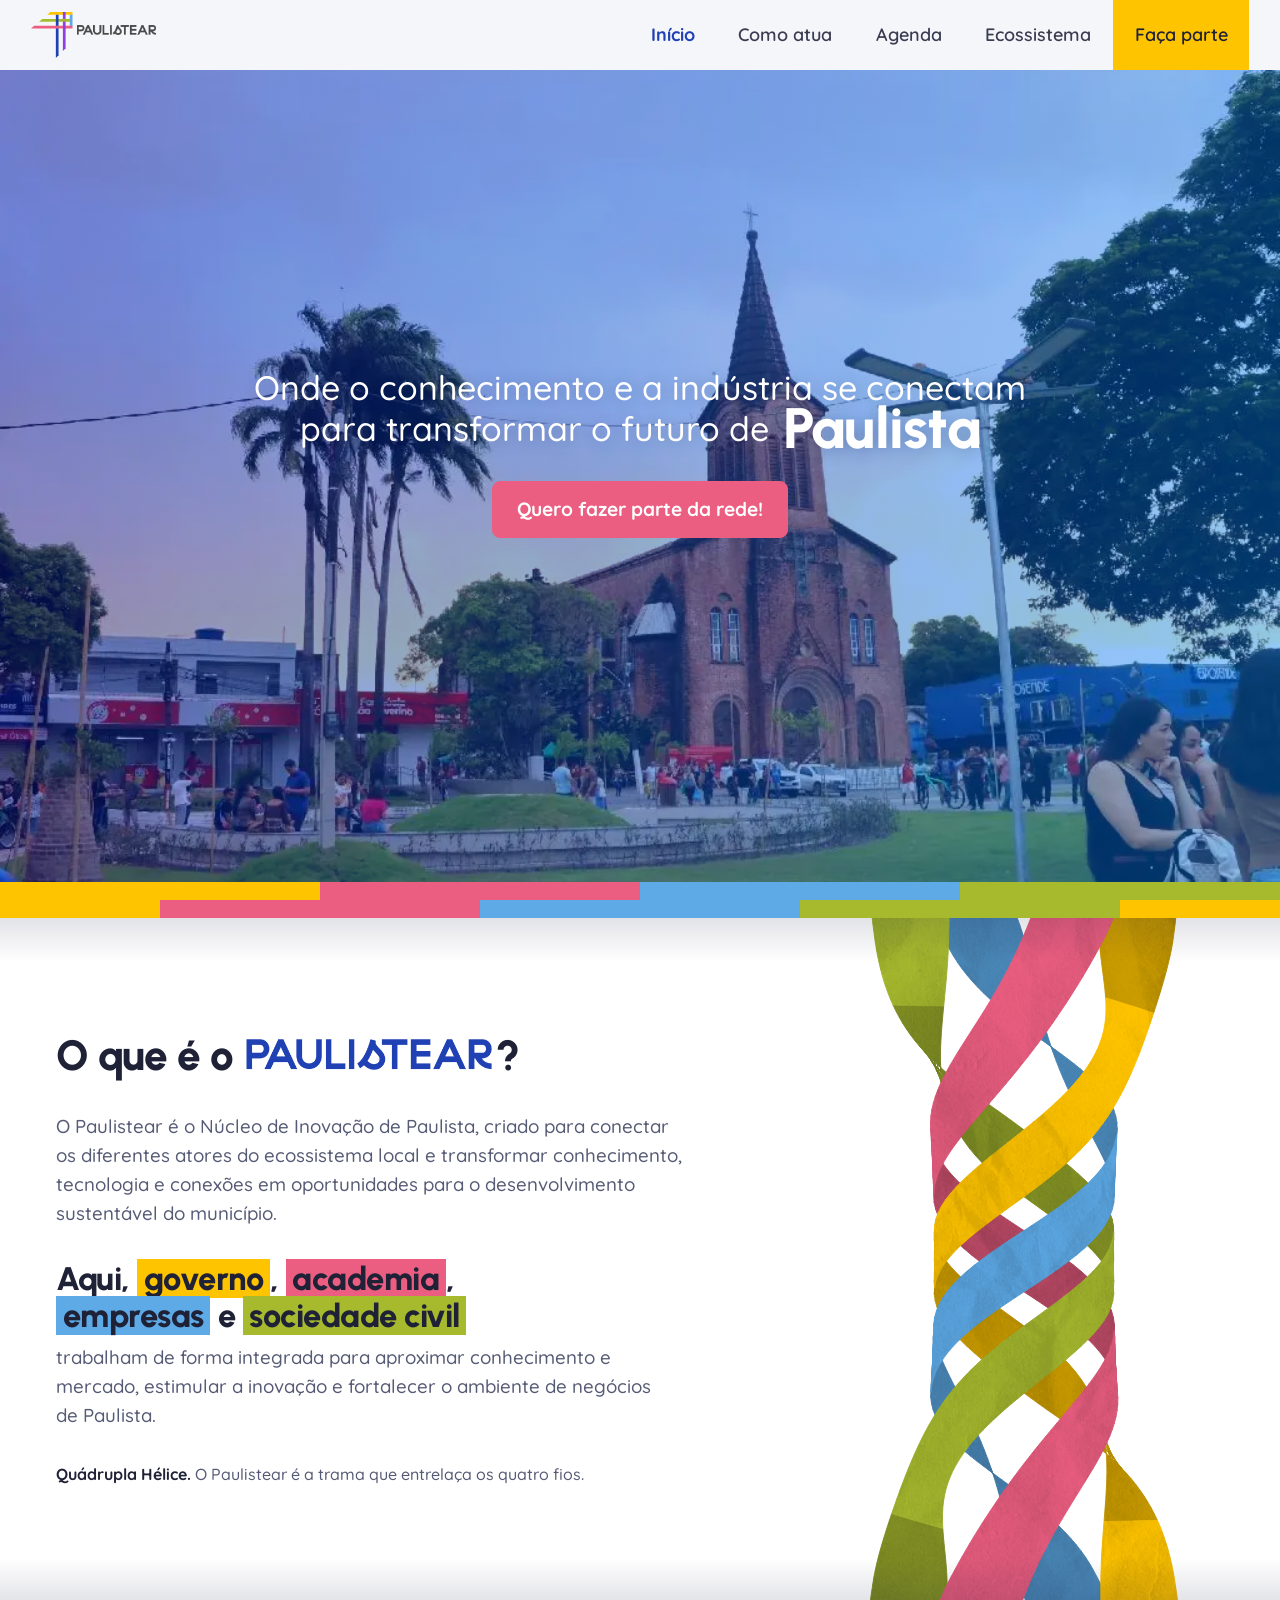
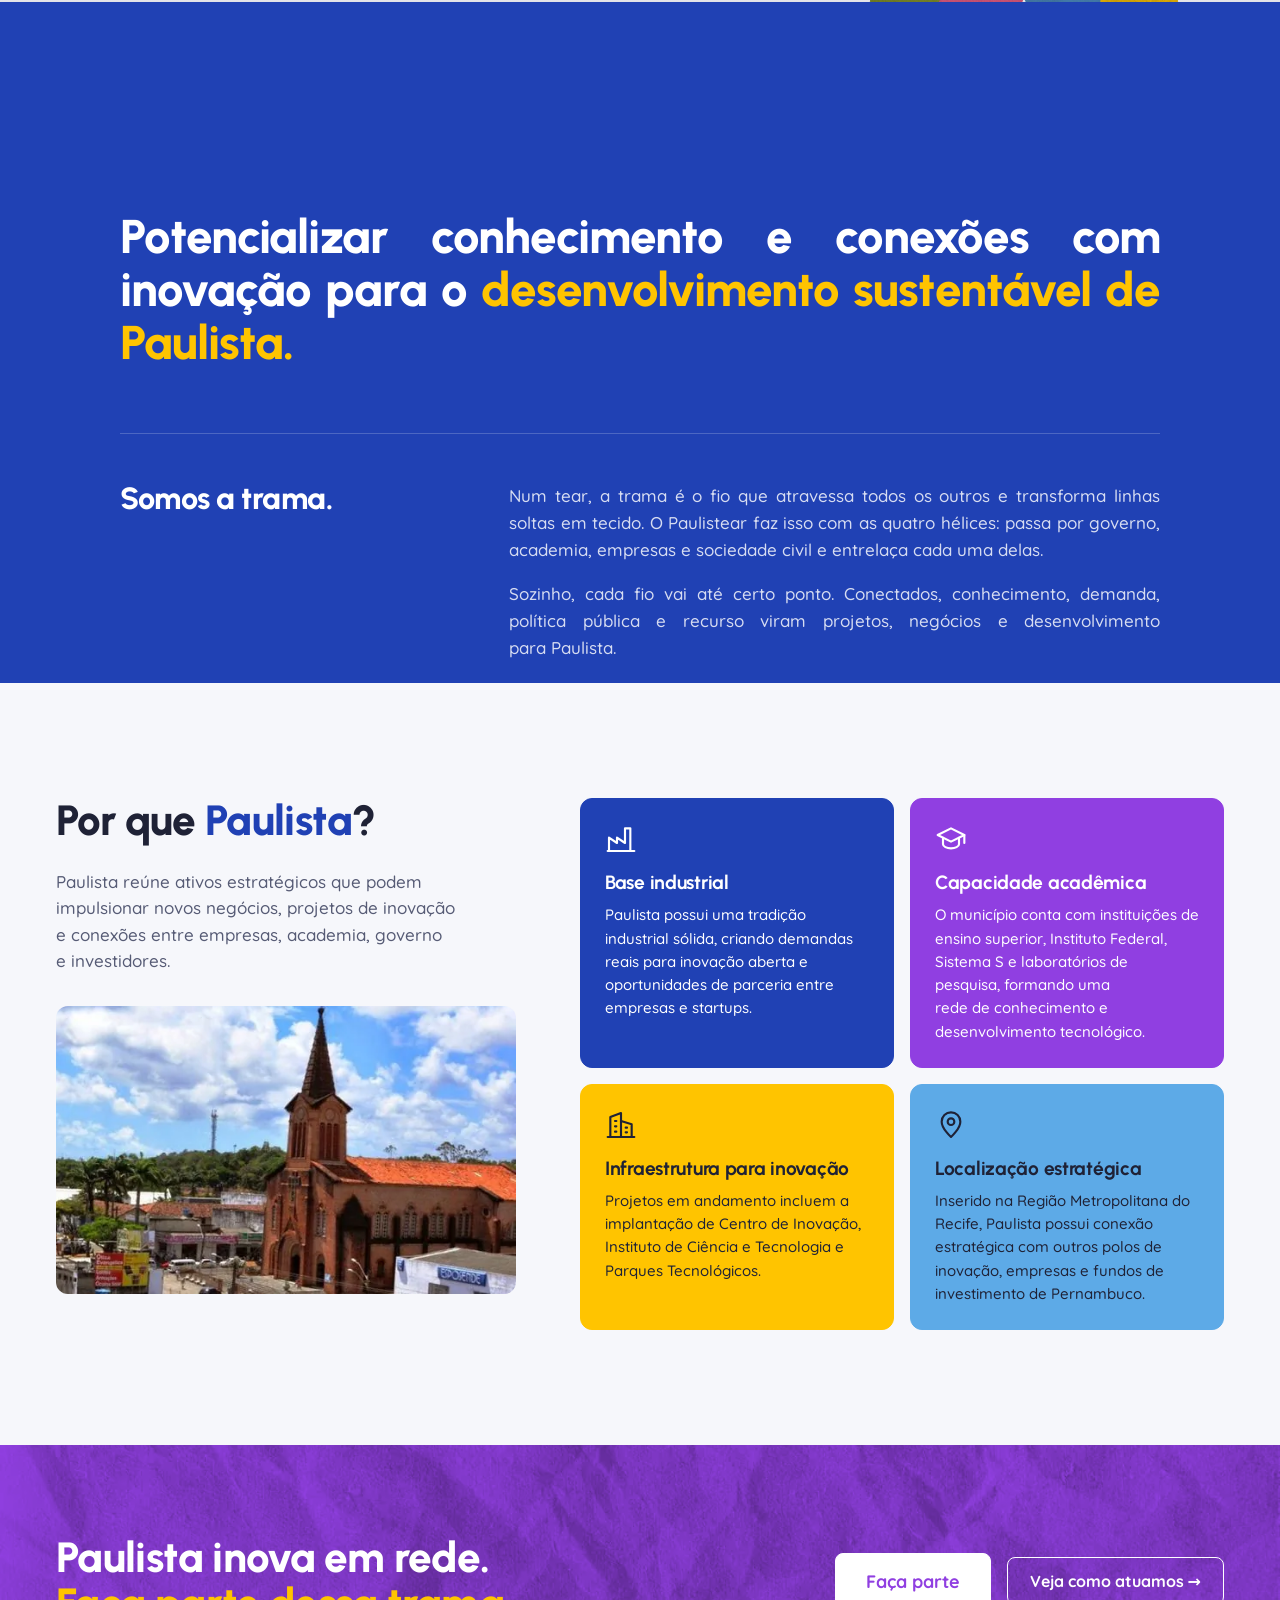
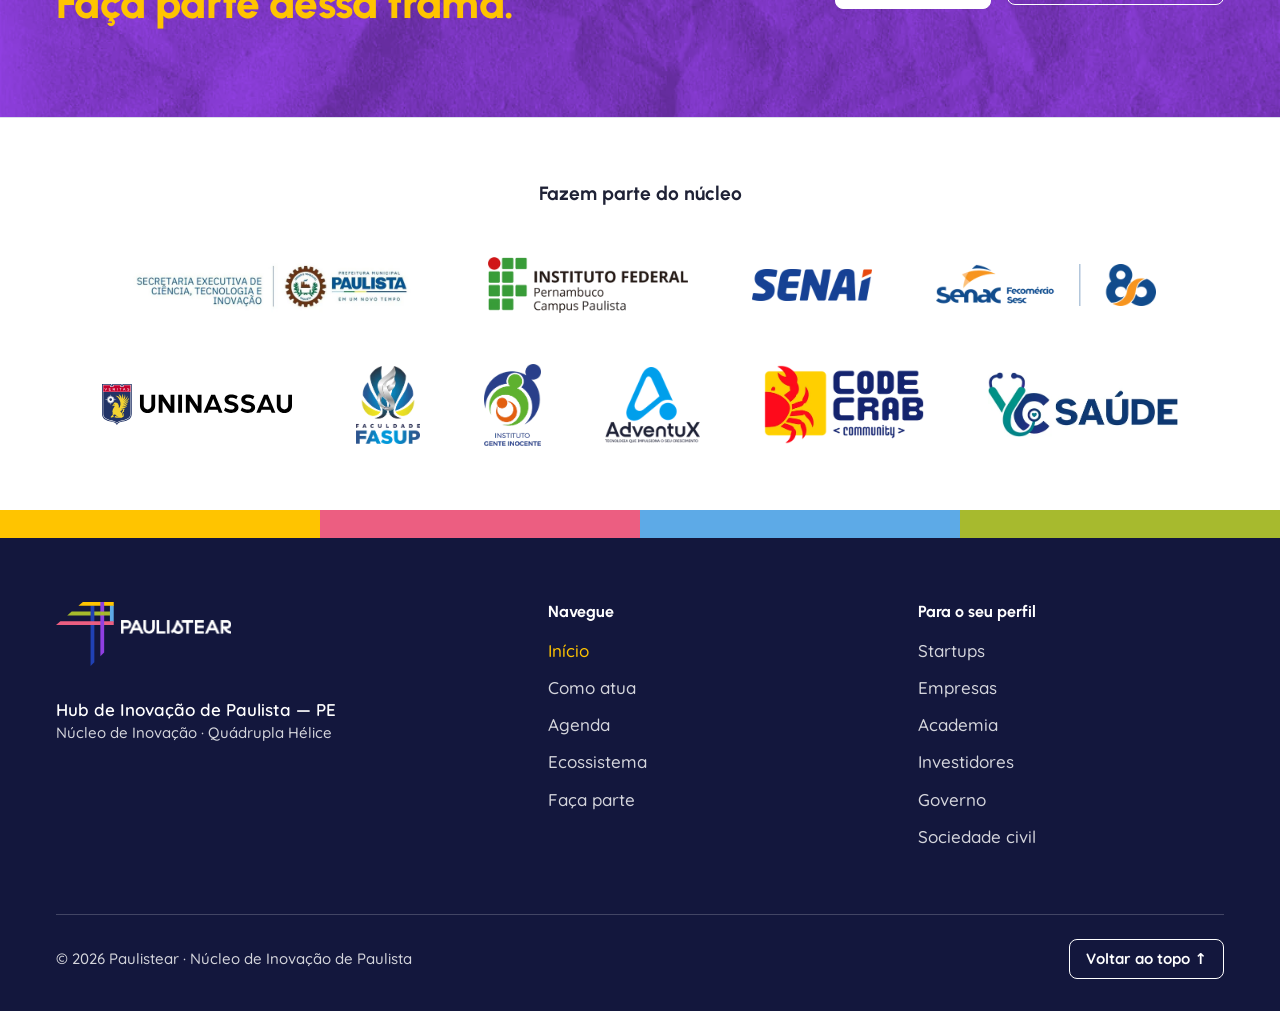
<file: index.html>
<!doctype html>
<html lang="pt-BR">
<head>
<meta charset="utf-8">
<meta name="viewport" content="width=device-width,initial-scale=1,viewport-fit=cover">
<title>Paulistear · Núcleo de Inovação de Paulista</title>
<meta name="description" content="O Paulistear é o Núcleo de Inovação de Paulista (PE): conecta governo, academia, empresas e sociedade civil para transformar conhecimento em oportunidades.">
<link rel="preconnect" href="https://fonts.googleapis.com">
<link rel="preconnect" href="https://fonts.gstatic.com" crossorigin>
<link rel="stylesheet" href="https://fonts.googleapis.com/css2?family=DM+Mono:wght@400;500&family=Quicksand:wght@400;500;600;700&family=Urbanist:wght@600;700;800;900&display=swap">
<link rel="stylesheet" href="styles.css?v=12">
</head>
<body data-page="inicio">
<a class="skip" href="#main">Pular para o conteúdo</a>
<header class="nav" id="nav"></header>

<main id="main">

<!-- HERO -->
<section class="hero" id="inicio">
  <div class="hero-bg" id="heroBg" aria-hidden="true"></div>
  <div class="wrap">
    <h1 class="tagline">Onde o conhecimento e a indústria se conectam para transformar o futuro de <b>Paulista</b></h1>
    <a class="btn" href="faca-parte.html">Quero fazer parte da rede!</a>
  </div>
</section>
<div class="weave" id="weave" aria-hidden="true"><i></i><i></i></div>

<!-- O QUE É + QUÁDRUPLA HÉLICE -->
<section class="sec white has-helix" id="o-que-e">
  <div class="wrap about-grid">
    <div class="about-text">
      <h2 class="about-title">O que é o <span class="wm" role="img" aria-label="Paulistear"></span>?</h2>
      <p>O Paulistear é o Núcleo de Inovação de Paulista, criado para conectar os diferentes atores do ecossistema local e transformar conhecimento, tecnologia e conexões em oportunidades para o desenvolvimento sustentável do município.</p>
      <p class="four">Aqui, <mark style="--c:var(--yellow)">governo</mark>, <mark style="--c:var(--pink)">academia</mark>, <mark style="--c:var(--sky)">empresas</mark> e <mark style="--c:var(--green)">sociedade civil</mark></p>
      <p>trabalham de forma integrada para aproximar conhecimento e mercado, estimular a inovação e fortalecer o ambiente de negócios de Paulista.</p>
      <p class="helix-cap"><b>Quádrupla Hélice.</b> O Paulistear é a trama que entrelaça os quatro fios.</p>
    </div>
  </div>
  <figure class="fabric helix" id="fabric">
    <canvas id="fabricCv" role="img" aria-label="Hélice quádrupla: quatro fitas coloridas que se trançam, representando governo, academia, empresas e sociedade civil"></canvas>
  </figure>
</section>

<!-- OBJETIVO + SOMOS A TRAMA -->
<section class="sec brand" id="missao">
  <div class="wrap">
    <blockquote class="quote">
      <p>Potencializar conhecimento e conexões com inovação para o <em>desenvolvimento sustentável de Paulista.</em></p>
    </blockquote>
    <div class="trama">
      <h2>Somos a trama.</h2>
      <div>
        <p>Num tear, a trama é o fio que atravessa todos os outros e transforma linhas soltas em tecido. O Paulistear faz isso com as quatro hélices: passa por governo, academia, empresas e sociedade civil e entrelaça cada uma delas.</p>
        <p>Sozinho, cada fio vai até certo ponto. Conectados, conhecimento, demanda, política pública e recurso viram projetos, negócios e desenvolvimento para Paulista.</p>
      </div>
    </div>
  </div>
</section>

<!-- POR QUE PAULISTA -->
<section class="sec light" id="por-que">
  <div class="wrap why-grid">
    <div class="why-side">
      <h2>Por que <em>Paulista</em>?</h2>
      <p>Paulista reúne ativos estratégicos que podem impulsionar novos negócios, projetos de inovação e conexões entre empresas, academia, governo e investidores.</p>
      <figure class="why-photo">
        <div class="ph" role="img" aria-label="Vista do centro de Paulista"></div>
      </figure>
    </div>
    <div class="cards">
      <article class="card fill" style="--bg:var(--blue);--fg:#fff">
        <svg class="ico" viewBox="0 0 24 24" aria-hidden="true"><path d="M3 21V11l6 4v-4l6 4V4h4v17"/><path d="M2 21h20"/></svg>
        <h3>Base industrial</h3>
        <p>Paulista possui uma tradição industrial sólida, criando demandas reais para inovação aberta e oportunidades de parceria entre empresas e startups.</p>
      </article>
      <article class="card fill" style="--bg:var(--purple);--fg:#fff">
        <svg class="ico" viewBox="0 0 24 24" aria-hidden="true"><path d="M2 9l10-5 10 5-10 5z"/><path d="M6 11.2V16c0 1.6 2.7 3 6 3s6-1.4 6-3v-4.8"/><path d="M22 9v6"/></svg>
        <h3>Capacidade acadêmica</h3>
        <p>O município conta com instituições de ensino superior, Instituto Federal, Sistema S e laboratórios de pesquisa, formando uma rede de conhecimento e desenvolvimento tecnológico.</p>
      </article>
      <article class="card fill" style="--bg:var(--yellow);--fg:var(--ink)">
        <svg class="ico" viewBox="0 0 24 24" aria-hidden="true"><path d="M4 21V6l8-3v18"/><path d="M12 9l8 2.5V21"/><path d="M2 21h20"/><path d="M7.5 9h1M7.5 13h1M7.5 17h1M15.5 14h1M15.5 17.5h1"/></svg>
        <h3>Infraestrutura para inovação</h3>
        <p>Projetos em andamento incluem a implantação de Centro de Inovação, Instituto de Ciência e Tecnologia e Parques Tecnológicos.</p>
      </article>
      <article class="card fill" style="--bg:var(--sky);--fg:var(--ink)">
        <svg class="ico" viewBox="0 0 24 24" aria-hidden="true"><path d="M12 21s7-6.3 7-11.5a7 7 0 0 0-14 0C5 14.7 12 21 12 21z"/><circle cx="12" cy="9.5" r="2.5"/></svg>
        <h3>Localização estratégica</h3>
        <p>Inserido na Região Metropolitana do Recife, Paulista possui conexão estratégica com outros polos de inovação, empresas e fundos de investimento de Pernambuco.</p>
      </article>
    </div>
  </div>
</section>

<!-- FECHAMENTO -->
<section class="t-purple closing tex">
  <div class="wrap">
    <h2>Paulista inova em rede. <em>Faça parte dessa trama.</em></h2>
    <div class="btns">
      <a class="btn" href="faca-parte.html">Faça parte</a>
      <a class="btn alt" href="como-atua.html">Veja como atuamos →</a>
    </div>
  </div>
</section>

</main>
<div id="site-footer"></div>
<script src="script.js?v=12"></script>
</body>
</html>
</file>
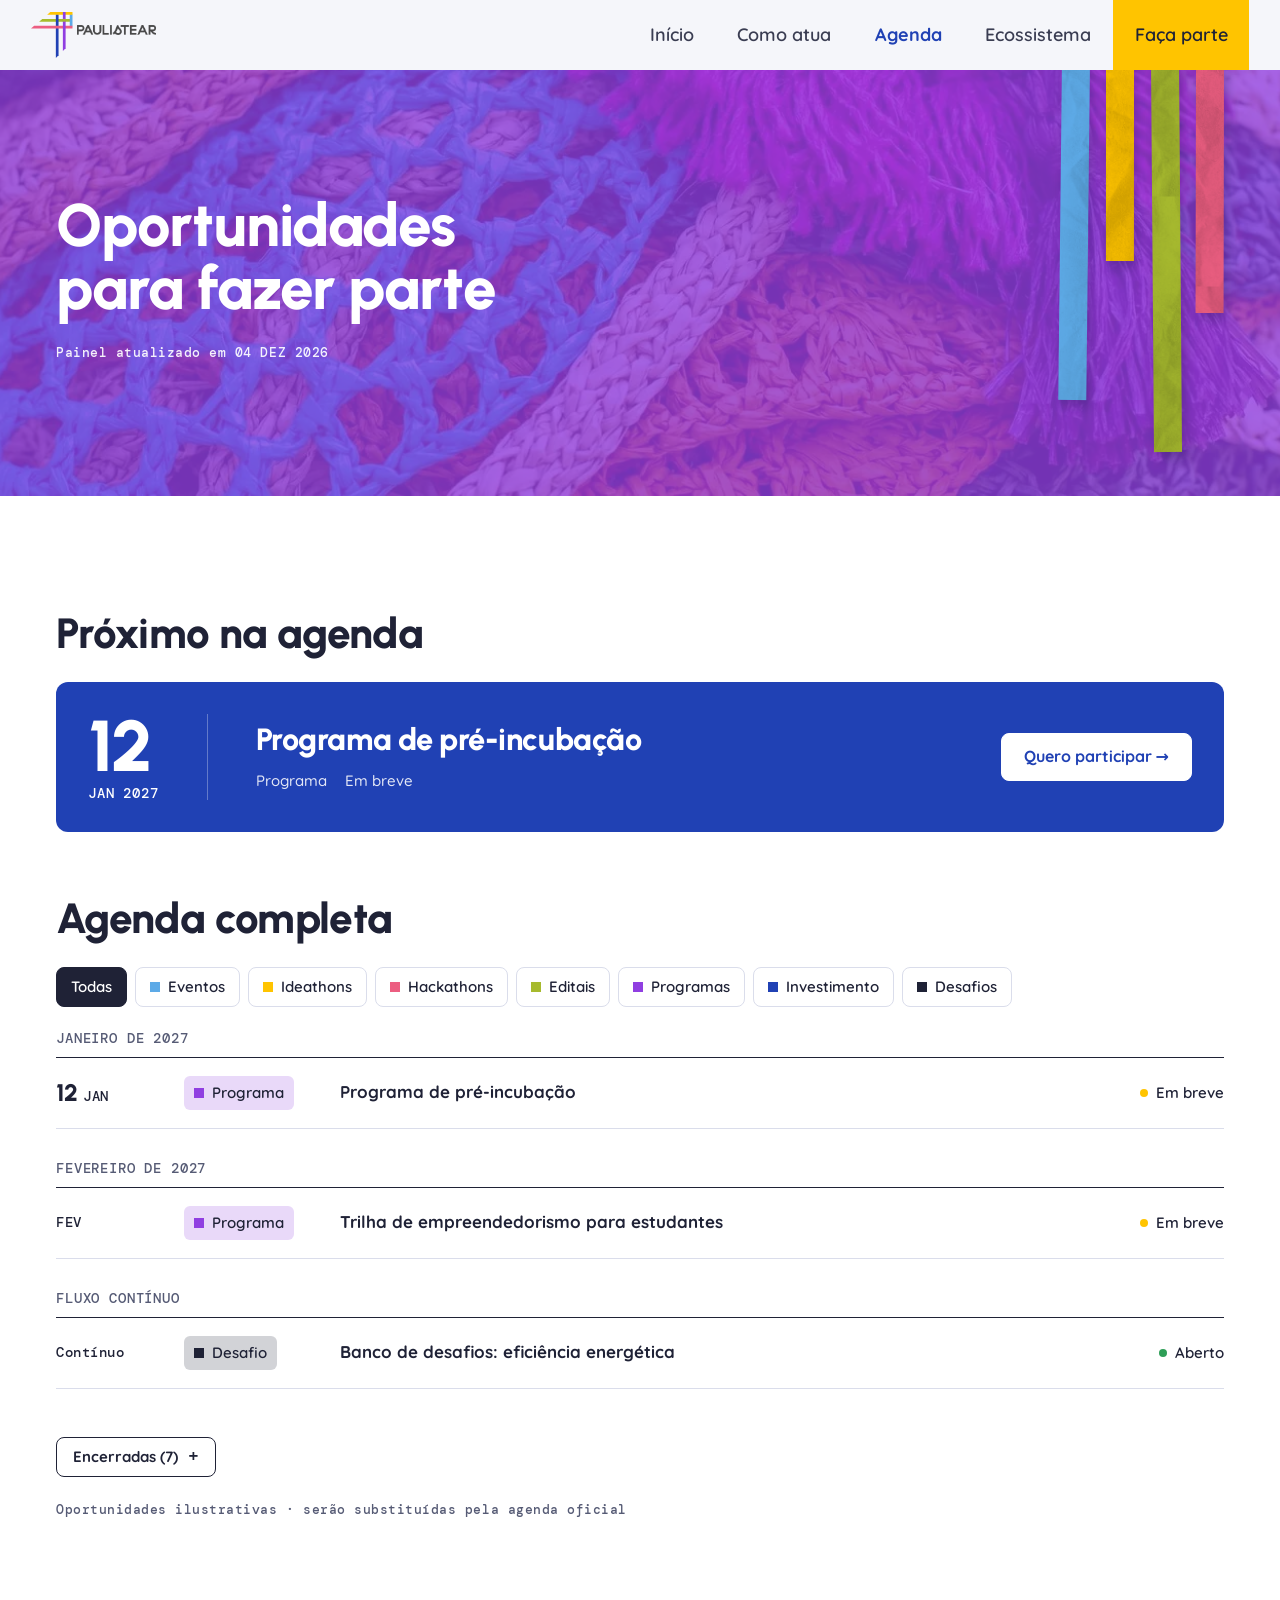
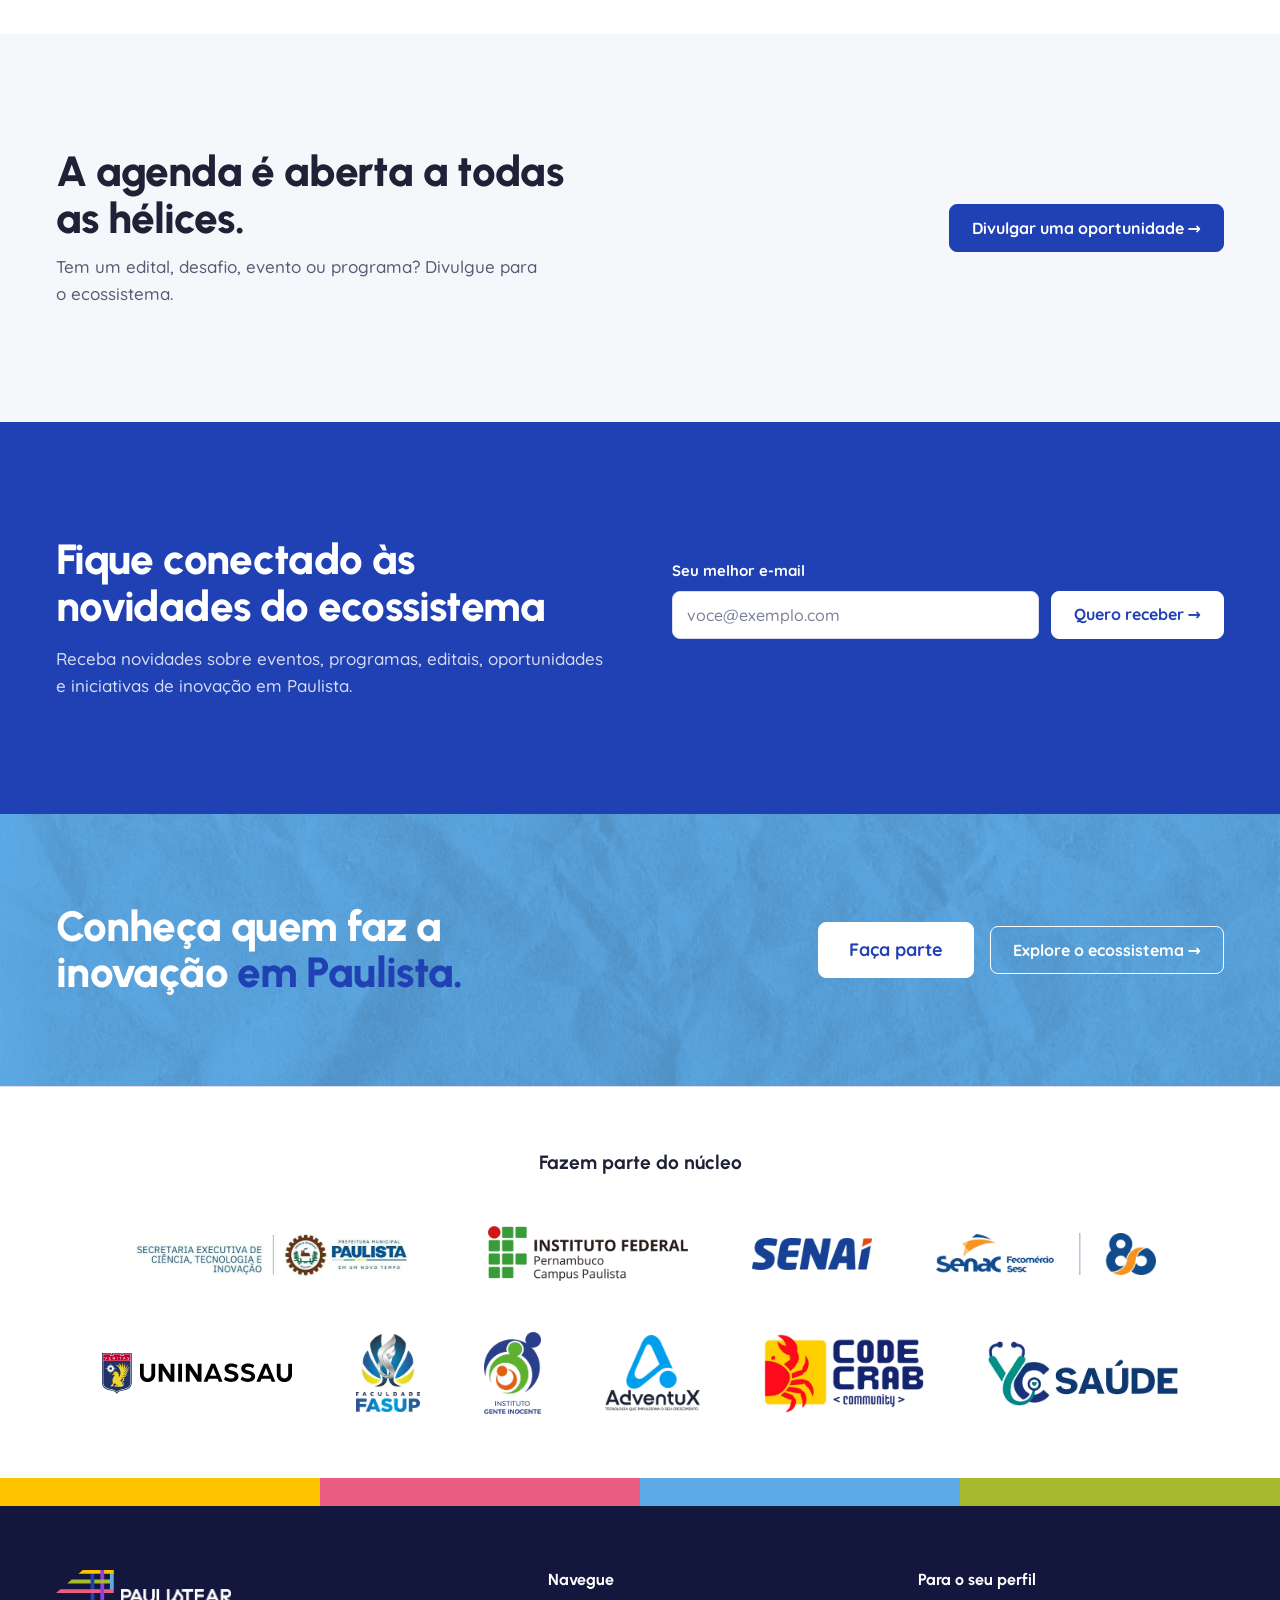
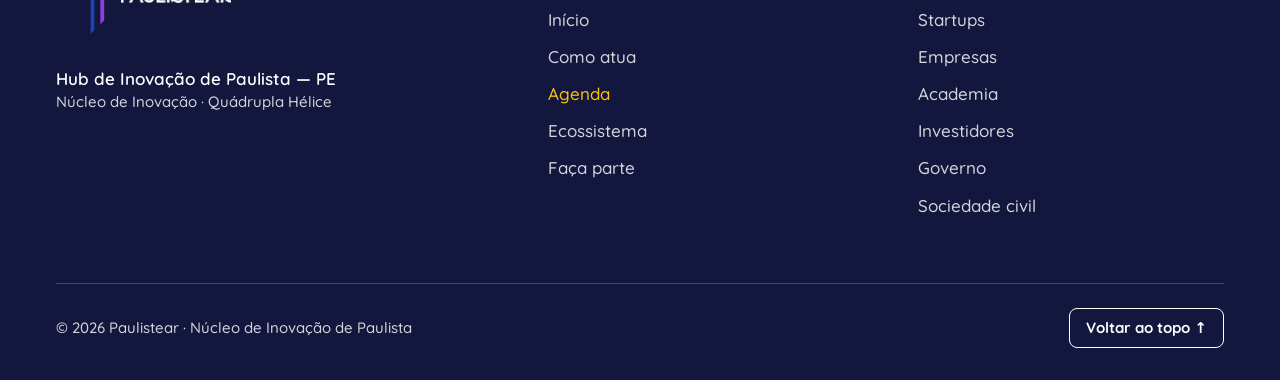
<file: agenda.html>
<!doctype html>
<html lang="pt-BR">
<head>
<meta charset="utf-8">
<meta name="viewport" content="width=device-width,initial-scale=1,viewport-fit=cover">
<title>Agenda · Paulistear</title>
<meta name="description" content="Agenda do ecossistema de inovação de Paulista: eventos, editais, desafios, programas e oportunidades de investimento.">
<link rel="preconnect" href="https://fonts.googleapis.com">
<link rel="preconnect" href="https://fonts.gstatic.com" crossorigin>
<link rel="stylesheet" href="https://fonts.googleapis.com/css2?family=DM+Mono:wght@400;500&family=Quicksand:wght@400;500;600;700&family=Urbanist:wght@600;700;800;900&display=swap">
<link rel="stylesheet" href="styles.css?v=12">
</head>
<body data-page="agenda">
<a class="skip" href="#main">Pular para o conteúdo</a>
<header class="nav" id="nav"></header>

<main id="main">

<!-- OPORTUNIDADES PARA FAZER PARTE -->
<section class="t-purple page-head tex-croche tex-verde">
  <div class="bands" aria-hidden="true"><i style="--c:var(--sky);--h:78%"></i><i style="--c:var(--yellow);--h:46%"></i><i style="--c:var(--green);--h:90%"></i><i style="--c:var(--pink);--h:58%"></i></div>
  <div class="wrap">
    <h1>Oportunidades para fazer parte</h1>
    <span class="mono" id="stamp">Painel atualizado</span>
  </div>
</section>

<section class="sec white" id="agenda">
  <div class="wrap">
    <h2 id="agNextTitle">Próximo na agenda</h2>
    <div class="ag-next" id="agNext"></div>

    <div class="ag-tools">
      <h2>Agenda completa</h2>
      <div class="chips" id="agTabs" role="group" aria-label="Filtrar por tipo"></div>
    </div>
    <div id="agList" aria-live="polite"></div>

    <details class="ag-past" id="agPast">
      <summary>Encerradas</summary>
      <ul class="ag-list"></ul>
    </details>

    <p class="ag-foot mono">Oportunidades ilustrativas · serão substituídas pela agenda oficial</p>
  </div>
</section>

<!-- DIVULGAR -->
<section class="sec light" id="divulgar">
  <div class="wrap callout">
    <p><b>A agenda é aberta a todas as hélices.</b> Tem um edital, desafio, evento ou programa? Divulgue para o ecossistema.</p>
    <a class="btn" href="faca-parte.html?interesse=divulgar#conecte">Divulgar uma oportunidade →</a>
  </div>
</section>

<!-- NEWSLETTER -->
<section class="sec brand" id="novidades">
  <div class="wrap news-grid">
    <div>
      <h2>Fique conectado às novidades do ecossistema</h2>
      <p class="lead">Receba novidades sobre eventos, programas, editais, oportunidades e iniciativas de inovação em Paulista.</p>
    </div>
    <form id="nlForm" novalidate>
      <div class="nl-row">
        <div class="nl-field"><label for="nl-email">Seu melhor e-mail</label><input class="input" type="email" id="nl-email" placeholder="voce@exemplo.com" autocomplete="email"></div>
        <button class="btn" type="submit">Quero receber →</button>
      </div>
      <p class="nl-msg" id="nlMsg" aria-live="polite"></p>
    </form>
  </div>
</section>

<!-- FECHAMENTO -->
<section class="t-sky closing tex">
  <div class="wrap">
    <h2>Conheça quem faz a inovação <em>em Paulista.</em></h2>
    <div class="btns">
      <a class="btn" href="faca-parte.html">Faça parte</a>
      <a class="btn alt" href="ecossistema.html">Explore o ecossistema →</a>
    </div>
  </div>
</section>

</main>
<div id="site-footer"></div>
<script src="script.js?v=12"></script>
</body>
</html>
</file>
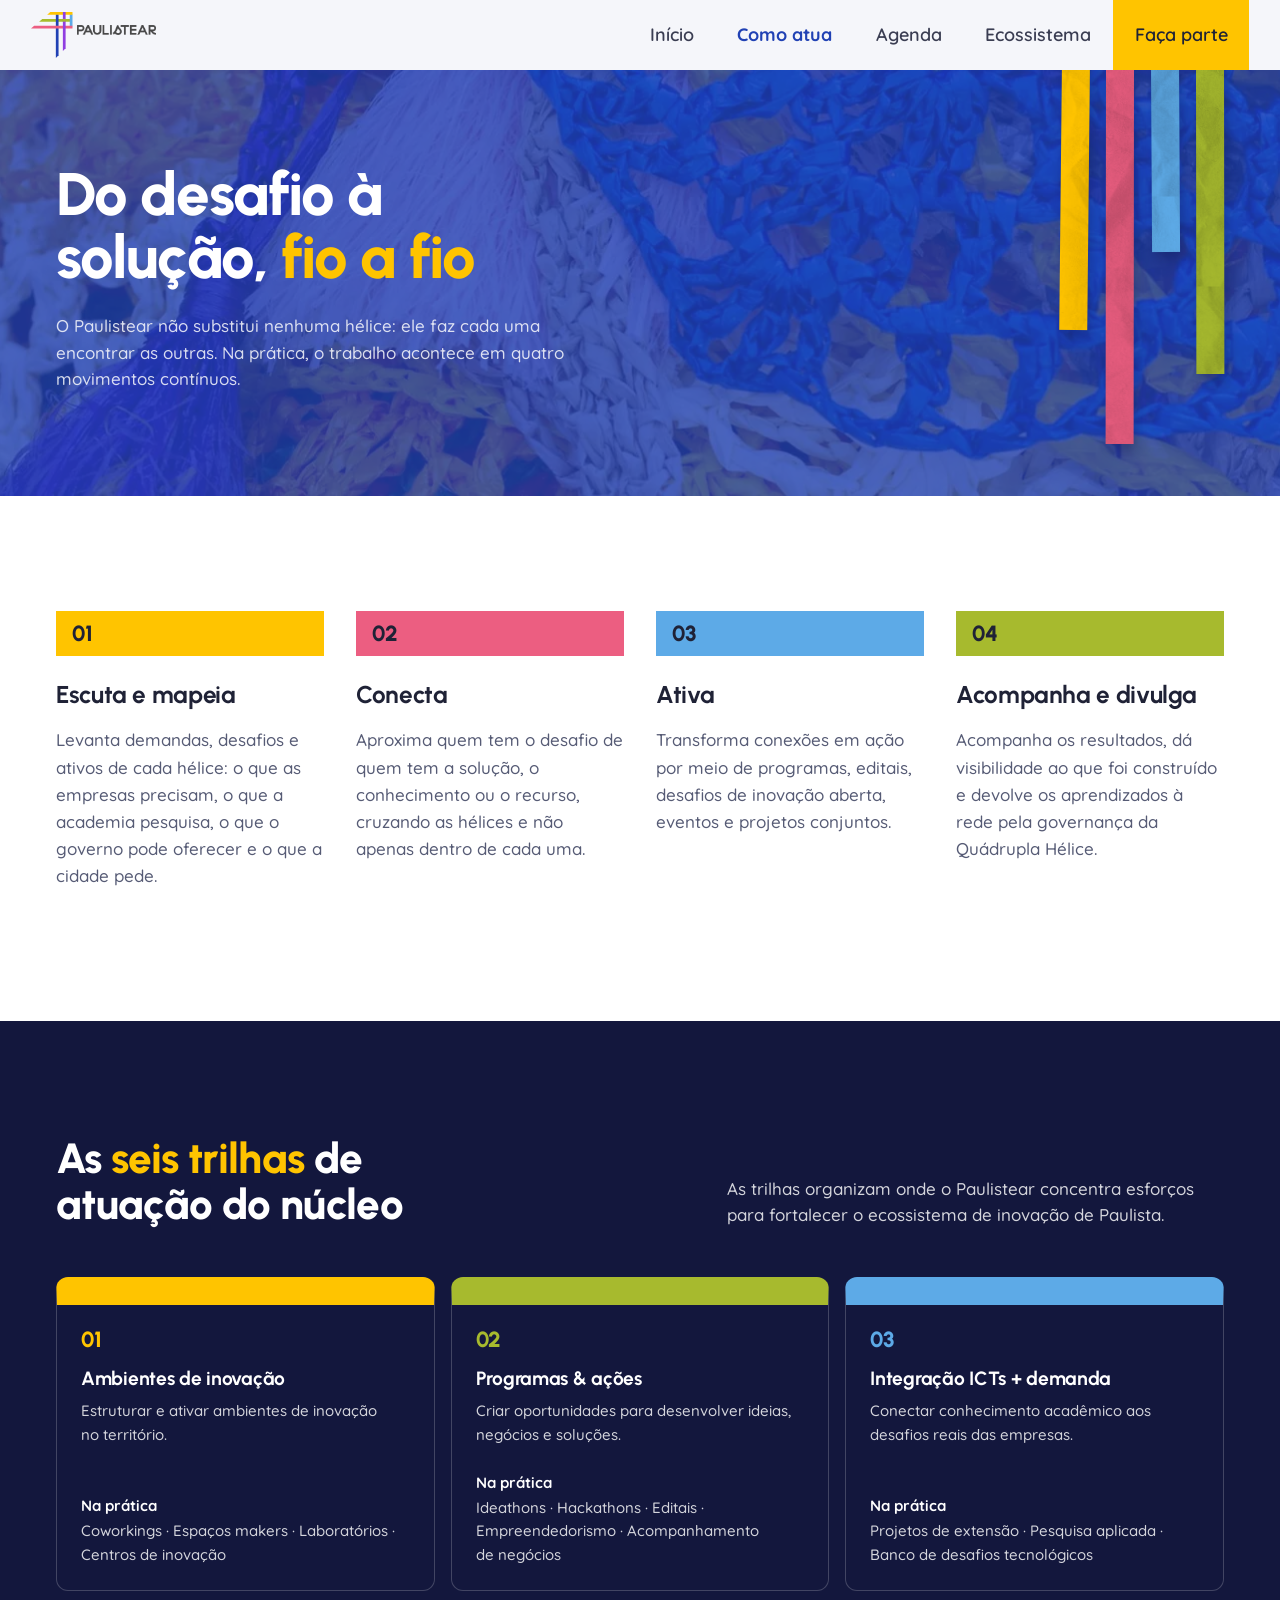
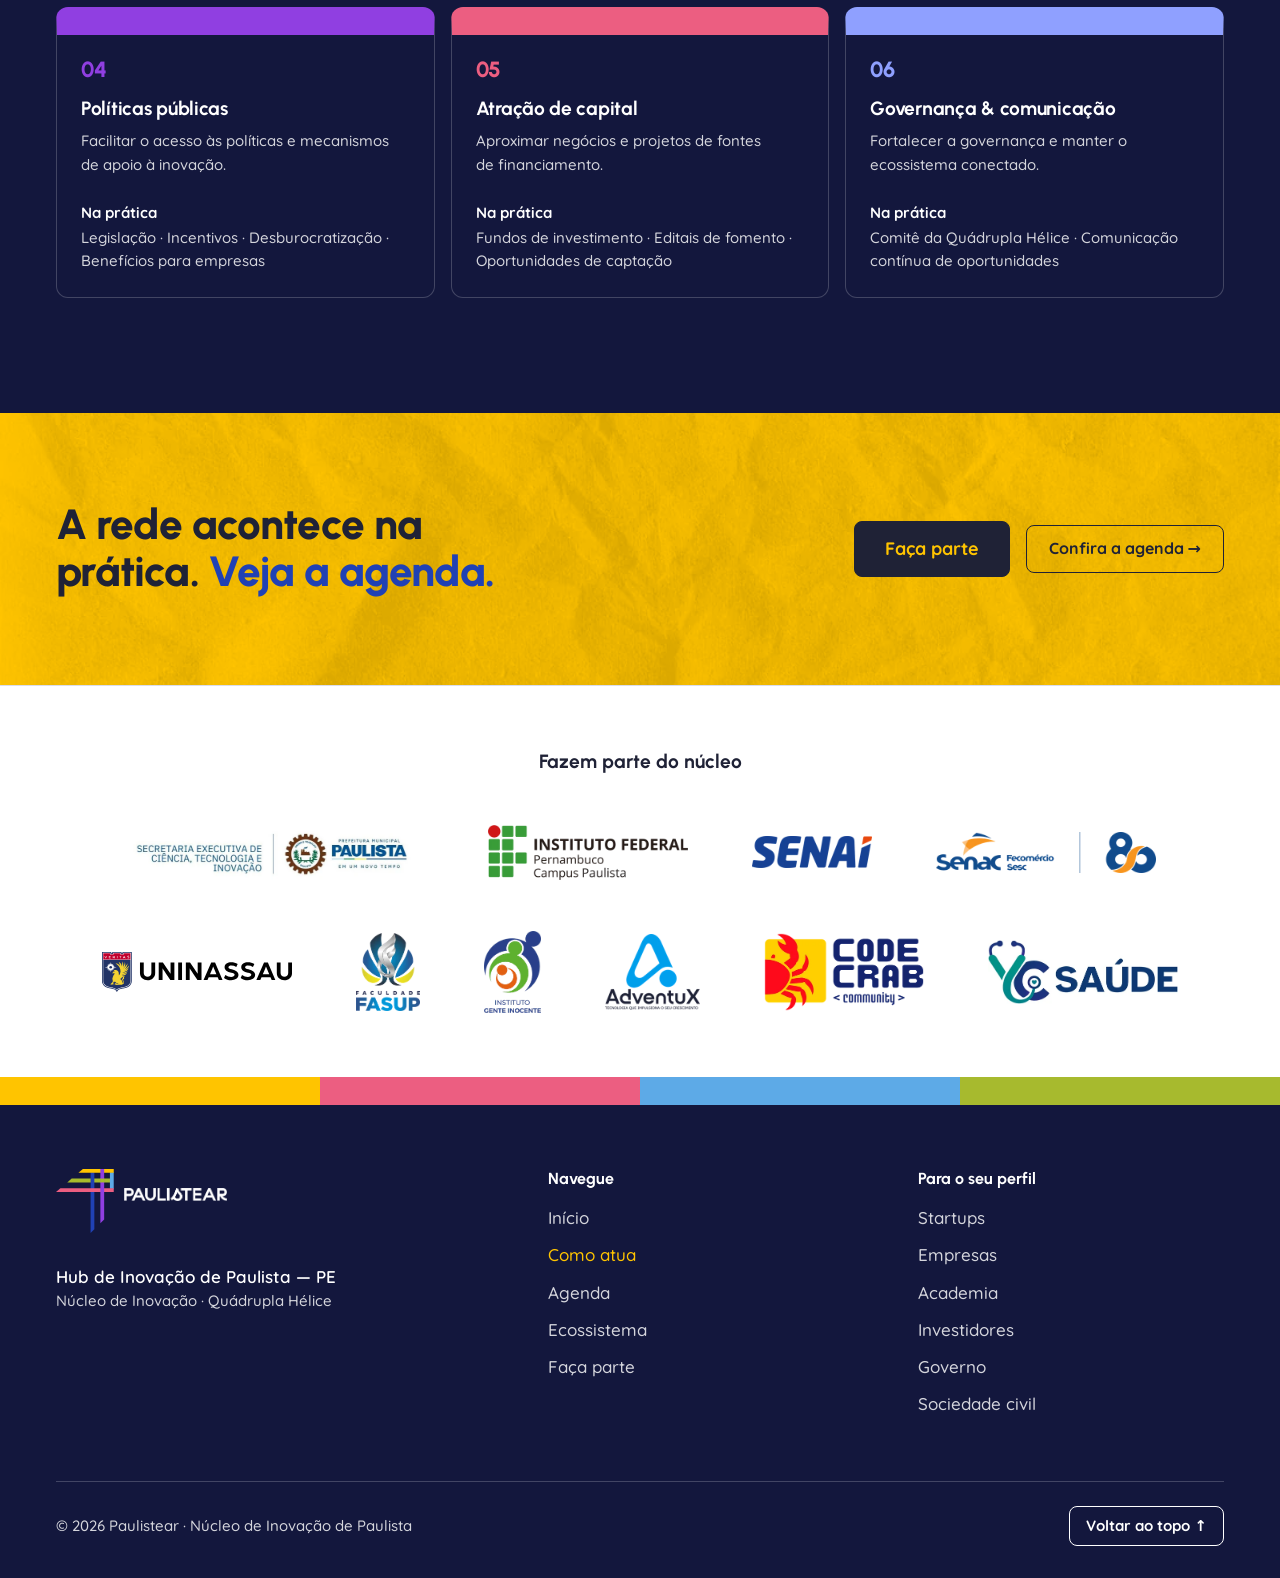
<file: como-atua.html>
<!doctype html>
<html lang="pt-BR">
<head>
<meta charset="utf-8">
<meta name="viewport" content="width=device-width,initial-scale=1,viewport-fit=cover">
<title>Como atua · Paulistear</title>
<meta name="description" content="Como o Paulistear atua: do desafio à solução em quatro movimentos, seis trilhas de atuação e a governança da Quádrupla Hélice.">
<link rel="preconnect" href="https://fonts.googleapis.com">
<link rel="preconnect" href="https://fonts.gstatic.com" crossorigin>
<link rel="stylesheet" href="https://fonts.googleapis.com/css2?family=DM+Mono:wght@400;500&family=Quicksand:wght@400;500;600;700&family=Urbanist:wght@600;700;800;900&display=swap">
<link rel="stylesheet" href="styles.css?v=12">
</head>
<body data-page="como-atua">
<a class="skip" href="#main">Pular para o conteúdo</a>
<header class="nav" id="nav"></header>

<main id="main">

<!-- DO DESAFIO À SOLUÇÃO -->
<section class="brand page-head tex-croche">
  <div class="bands" aria-hidden="true"><i style="--c:var(--yellow);--h:62%"></i><i style="--c:var(--pink);--h:88%"></i><i style="--c:var(--sky);--h:44%"></i><i style="--c:var(--green);--h:72%"></i></div>
  <div class="wrap">
    <h1>Do desafio à solução, <em>fio a fio</em></h1>
    <p class="lead">O Paulistear não substitui nenhuma hélice: ele faz cada uma encontrar as outras. Na prática, o trabalho acontece em quatro movimentos contínuos.</p>
  </div>
</section>

<section class="sec white" id="movimentos">
  <div class="wrap">
    <ol class="steps">
      <li class="step" style="--c:var(--yellow)"><span class="n">01</span><h3>Escuta e mapeia</h3><p>Levanta demandas, desafios e ativos de cada hélice: o que as empresas precisam, o que a academia pesquisa, o que o governo pode oferecer e o que a cidade pede.</p></li>
      <li class="step" style="--c:var(--pink)"><span class="n">02</span><h3>Conecta</h3><p>Aproxima quem tem o desafio de quem tem a solução, o conhecimento ou o recurso, cruzando as hélices e não apenas dentro de cada uma.</p></li>
      <li class="step" style="--c:var(--sky)"><span class="n">03</span><h3>Ativa</h3><p>Transforma conexões em ação por meio de programas, editais, desafios de inovação aberta, eventos e projetos conjuntos.</p></li>
      <li class="step" style="--c:var(--green)"><span class="n">04</span><h3>Acompanha e divulga</h3><p>Acompanha os resultados, dá visibilidade ao que foi construído e devolve os aprendizados à rede pela governança da Quádrupla Hélice.</p></li>
    </ol>
  </div>
</section>

<!-- TRILHAS DO NÚCLEO -->
<section class="sec dark" id="trilhas">
  <div class="wrap">
    <div class="head">
      <h2>As <em>seis trilhas</em> de atuação do núcleo</h2>
      <p>As trilhas organizam onde o Paulistear concentra esforços para fortalecer o ecossistema de inovação de Paulista.</p>
    </div>
    <div class="trilhas">
      <article class="trilha" style="--c:var(--yellow)"><span class="n">01</span><h3>Ambientes de inovação</h3><p>Estruturar e ativar ambientes de inovação no território.</p><p class="pr"><b>Na prática</b>Coworkings · Espaços makers · Laboratórios · Centros de inovação</p></article>
      <article class="trilha" style="--c:var(--green)"><span class="n">02</span><h3>Programas &amp; ações</h3><p>Criar oportunidades para desenvolver ideias, negócios e soluções.</p><p class="pr"><b>Na prática</b>Ideathons · Hackathons · Editais · Empreendedorismo · Acompanhamento de negócios</p></article>
      <article class="trilha" style="--c:var(--sky)"><span class="n">03</span><h3>Integração ICTs + demanda</h3><p>Conectar conhecimento acadêmico aos desafios reais das empresas.</p><p class="pr"><b>Na prática</b>Projetos de extensão · Pesquisa aplicada · Banco de desafios tecnológicos</p></article>
      <article class="trilha" style="--c:var(--purple)"><span class="n">04</span><h3>Políticas públicas</h3><p>Facilitar o acesso às políticas e mecanismos de apoio à inovação.</p><p class="pr"><b>Na prática</b>Legislação · Incentivos · Desburocratização · Benefícios para empresas</p></article>
      <article class="trilha" style="--c:var(--pink)"><span class="n">05</span><h3>Atração de capital</h3><p>Aproximar negócios e projetos de fontes de financiamento.</p><p class="pr"><b>Na prática</b>Fundos de investimento · Editais de fomento · Oportunidades de captação</p></article>
      <article class="trilha" style="--c:#8FA0FF"><span class="n">06</span><h3>Governança &amp; comunicação</h3><p>Fortalecer a governança e manter o ecossistema conectado.</p><p class="pr"><b>Na prática</b>Comitê da Quádrupla Hélice · Comunicação contínua de oportunidades</p></article>
    </div>
  </div>
</section>

<!-- FECHAMENTO -->
<section class="t-yellow closing tex">
  <div class="wrap">
    <h2>A rede acontece na prática. <em>Veja a agenda.</em></h2>
    <div class="btns">
      <a class="btn" href="faca-parte.html">Faça parte</a>
      <a class="btn alt" href="agenda.html">Confira a agenda →</a>
    </div>
  </div>
</section>

</main>
<div id="site-footer"></div>
<script src="script.js?v=12"></script>
</body>
</html>
</file>
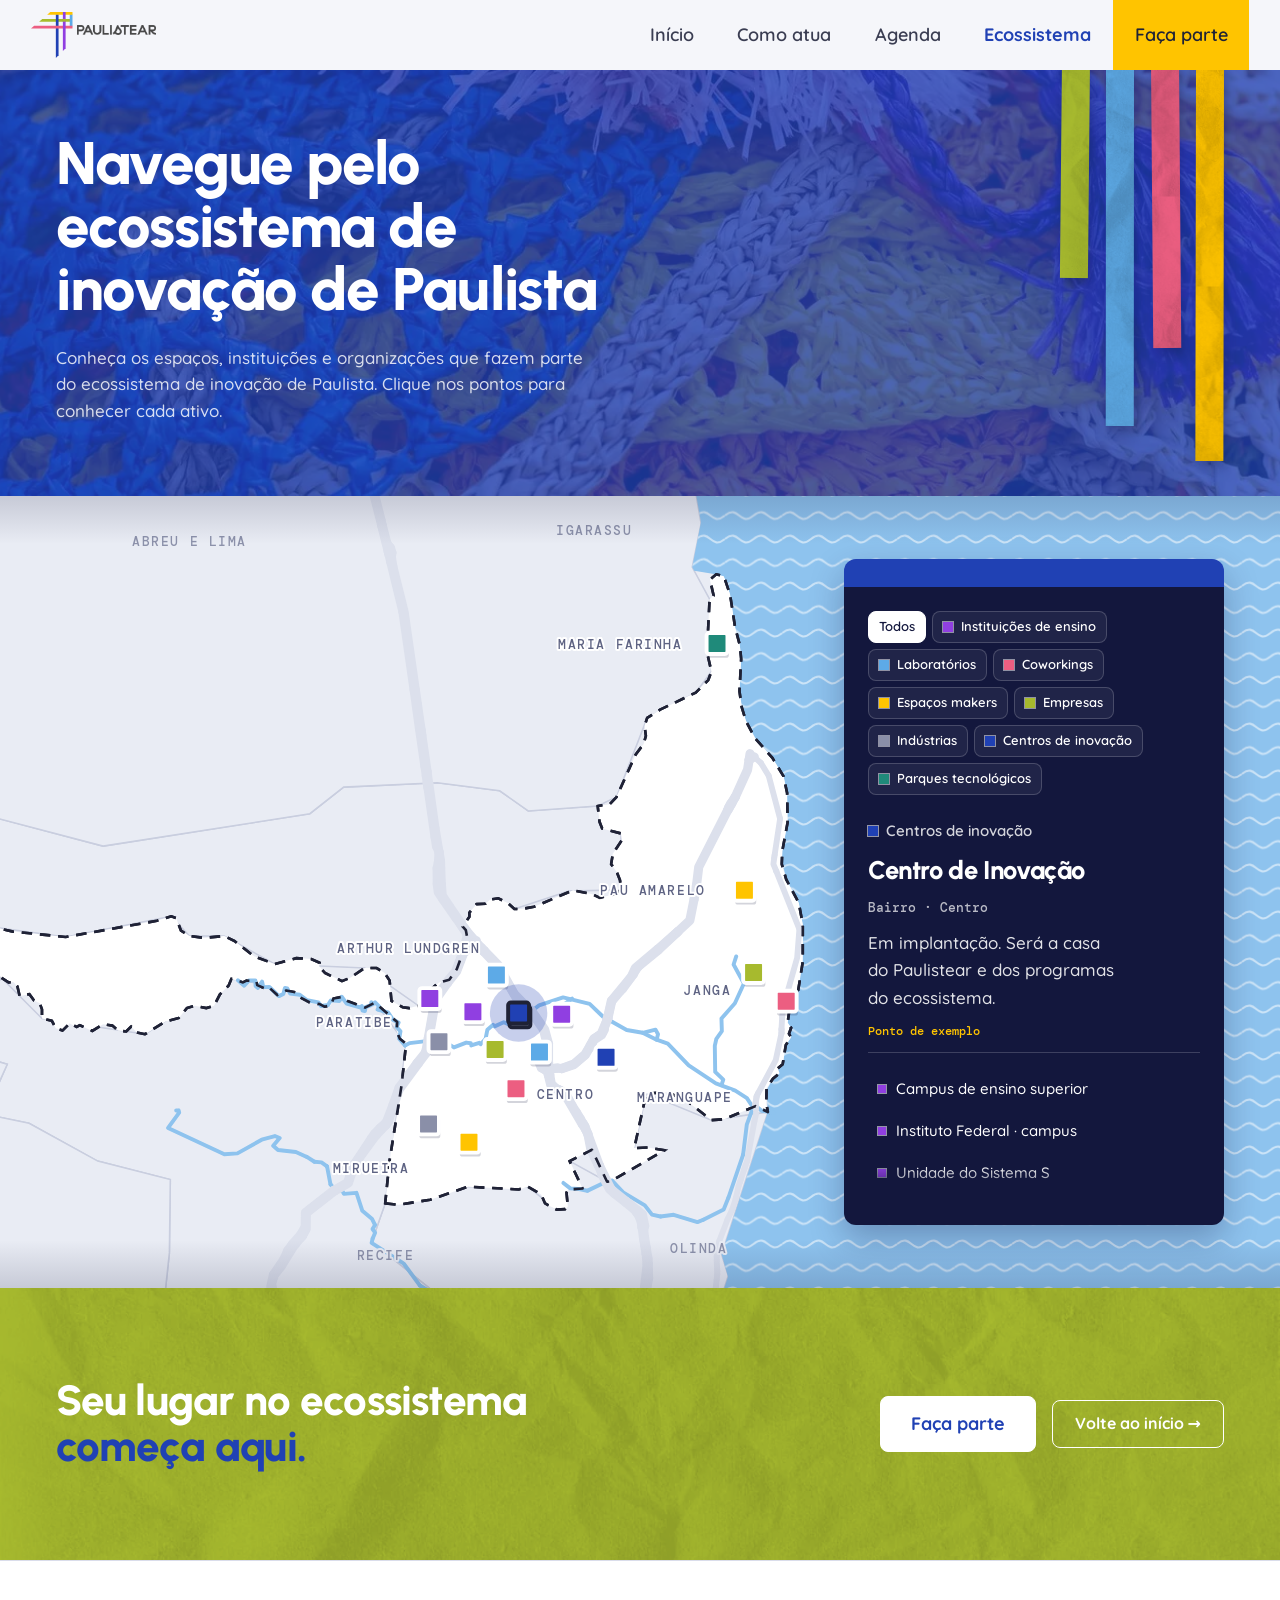
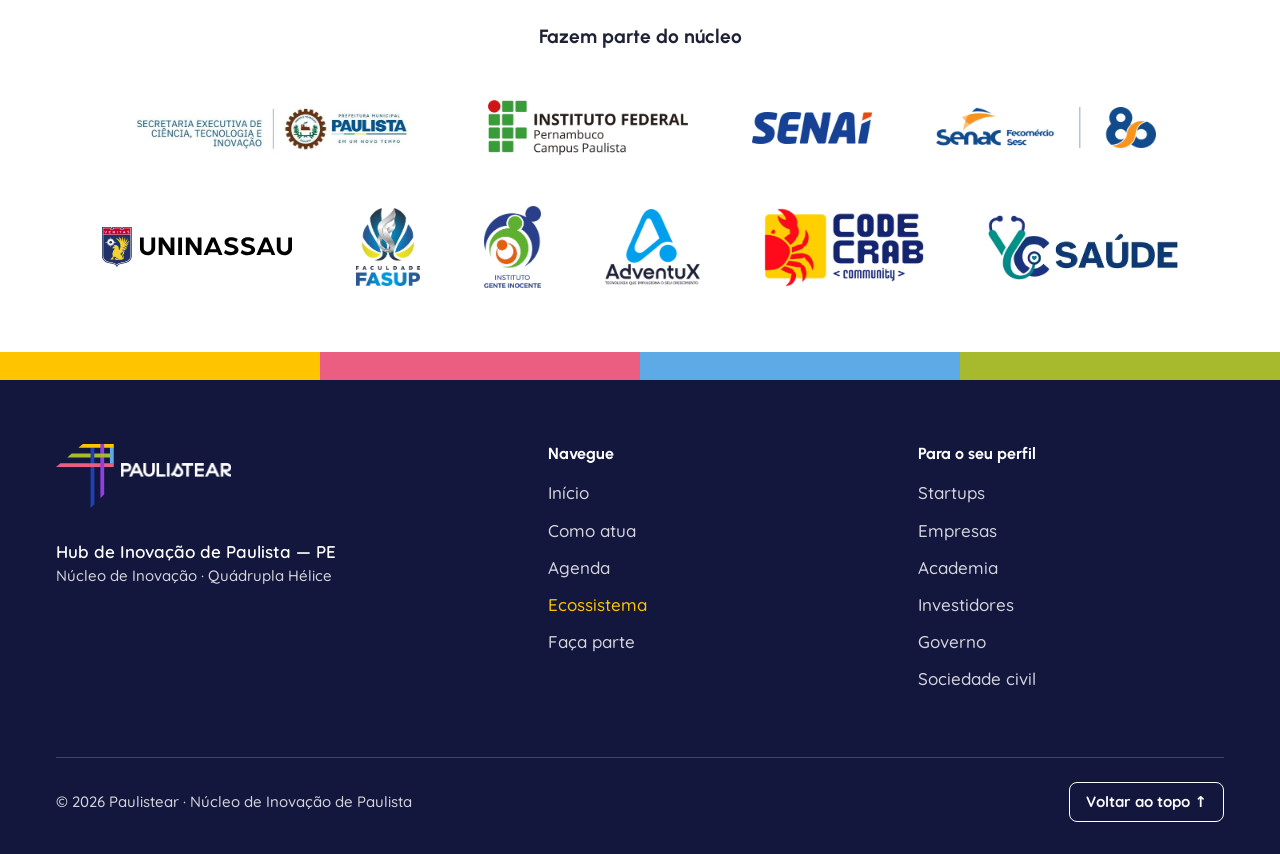
<file: ecossistema.html>
<!doctype html>
<html lang="pt-BR">
<head>
<meta charset="utf-8">
<meta name="viewport" content="width=device-width,initial-scale=1,viewport-fit=cover">
<title>Ecossistema · Paulistear</title>
<meta name="description" content="Mapa do ecossistema de inovação de Paulista e fontes de recursos, editais de fomento e oportunidades de investimento.">
<link rel="preconnect" href="https://fonts.googleapis.com">
<link rel="preconnect" href="https://fonts.gstatic.com" crossorigin>
<link rel="stylesheet" href="https://fonts.googleapis.com/css2?family=DM+Mono:wght@400;500&family=Quicksand:wght@400;500;600;700&family=Urbanist:wght@600;700;800;900&display=swap">
<link rel="stylesheet" href="styles.css?v=12">
</head>
<body data-page="ecossistema">
<a class="skip" href="#main">Pular para o conteúdo</a>
<header class="nav" id="nav"></header>

<main id="main">

<!-- MAPA -->
<section class="brand page-head tex-croche tex-vermelho">
  <div class="bands" aria-hidden="true"><i style="--c:var(--green);--h:50%"></i><i style="--c:var(--sky);--h:84%"></i><i style="--c:var(--pink);--h:66%"></i><i style="--c:var(--yellow);--h:92%"></i></div>
  <div class="wrap">
    <h1>Navegue pelo ecossistema de inovação de Paulista</h1>
    <p class="lead">Conheça os espaços, instituições e organizações que fazem parte do ecossistema de inovação de Paulista. Clique nos pontos para conhecer cada ativo.</p>
  </div>
</section>

<section class="white map-full" id="mapa" aria-label="Mapa do ecossistema">
  <div class="map-canvas">
    <svg viewBox="-80 -60 1350 606.7" preserveAspectRatio="xMidYMid slice" id="mapSvg" role="group" aria-label="Mapa de Paulista, com o contorno oficial do município, e pontos do ecossistema de inovação">
      <defs>
        <pattern id="waves" width="44" height="18" patternUnits="userSpaceOnUse"><path d="M0 9c11-9 11 9 22 0s11 9 22 0" fill="none" stroke="#fff" stroke-width="1.6" opacity=".55"/></pattern>
      </defs>
      <rect x="-120" y="-100" width="1430" height="686.7" class="land"/>
      <path class="nb" d="M0 310.9 L19.1 297.1 L24.6 270.9 L43.4 262.6 L155 277.8 L235.9 262 L249.9 277.1 L276.5 277.1 L315.1 298.5 L384.1 301.6 L425.4 330.5 L448.9 310.6 L469.8 252.6 L498.8 256.4 L540.4 242.7 L580.4 241.6 L580.4 198.5 L562.6 177.5 L509.4 181.3 L487.5 165.8 L439.7 159.6 L368 163 L342.1 183.4 L183.7 208.2 L-78.9 139.2 L-127.7 -96.2 L-177.9 -121.7 L-233.2 -120.3 L-244.4 -56.9 L-256 -50 L-322.3 -100 L-372.1 -163 L-310.7 34.1 L-278.9 60.7 L-235.6 146.5 L-192.2 172 L-158.4 202.3 L-118.5 206.5 L-108.2 227.1 L-60.8 239.9Z"/>
      <path class="nb" d="M480.7 -129.9 L446.5 -115.8 L414.8 -118.9 L368.7 -108.6 L357.4 -131 L329.1 -223.7 L323.6 -308.8 L302.5 -334.7 L303.2 -404 L351 -451.9 L371.1 -480.8 L371.1 -513.2 L364.6 -509.1 L351.6 -481.9 L317.5 -463.6 L284.7 -463.6 L235.6 -452.6 L213.4 -419.8 L202.4 -380.9 L164.2 -359.1 L108.9 -373.6 L42.3 -359.1 L-15.7 -332.3 L-48.5 -327.8 L-229.1 -428.8 L-233.9 -402.6 L-208.3 -343.6 L-170.4 -338.1 L-151.6 -322.6 L-78.5 -311.2 L-28 -248.9 L-24.6 -203 L-30.7 -158.5 L7.5 -136.8 L36.2 -88.9 L18.8 -60.7 L-4.1 -50.7 L-17.8 8.6 L-18.1 97.2 L-31.7 116.5 L-78.9 139.2 L183.7 208.2 L342.1 183.4 L368 163 L439.7 159.6 L487.5 165.8 L509.4 181.3 L562.6 177.5 L577 170.6 L600.5 110 L637.7 90.6 L649.7 74.4 L648.3 19 L635 -5.5 L641.8 -38.9 L634.7 -80 L565.7 -97.5 L510.4 -104.4Z"/>
      <path class="nb" d="M582.1 706.2 L569.8 693.1 L586.5 650.4 L614.9 629.7 L643.9 595.9 L662.6 537.3 L657.5 520.8 L693 411.9 L649.7 418.1 L599.8 397.8 L590.6 439.5 L569.8 465.3 L541.1 449.5 L531.2 486.7 L509 469.1 L463.3 469.1 L399.8 481.9 L389.5 511.5 L450.3 560.1 L495 572.5 L539.7 612.5 L530.9 662.1Z"/>
      <path class="nb" d="M48.8 745.2 L104.8 773.1 L118.8 762.8 L142 798.3 L194.9 822.7 L207.6 854.4 L237.6 880.3 L236.2 930.6 L246.1 938.9 L240 988.2 L266.3 1030.6 L320.2 1024.4 L333.9 1040.9 L373.5 1040.9 L400.8 1053 L417.2 1087.4 L462.2 981.3 L509 892 L525.7 838.9 L582.1 706.2 L530.9 662.1 L539.7 612.5 L495 572.5 L450.3 560.1 L389.5 511.5 L399.8 481.9 L415.8 359.8 L391.9 328.1 L282 309.9 L215.8 352.3 L136.9 340.2 L105.5 308.8 L77.2 365.7 L110.3 375.3 L93.2 413.6 L127 420.5 L179.6 449.5 L235.2 463.6 L234.5 519.8 L223.6 621.1 L194.3 653.8 L166.3 672.8 L138.3 664.5 L119.1 680 L123.6 711.8Z"/>
      <path class="nb" d="M119.1 680 L138.3 664.5 L166.3 672.8 L194.3 653.8 L223.6 621.1 L234.5 519.8 L235.2 463.6 L179.6 449.5 L127 420.5 L93.2 413.6 L110.3 375.3 L77.2 365.7 L105.5 308.8 L81.3 294.7 L51.6 297.5 L33.8 320.2 L7.2 324.7 L-19.5 346.7 L1 408.4 L48.8 414 L55 446.4 L76.1 456.3 L48.5 519.1 L67.6 591.8 L97.6 615.9 L49.2 621.1 L69 682.8 L103.1 672.5Z"/>
      <path class="nb" d="M634.7 -80 L662 -103.7 L667.8 -188.9 L709.4 -303 L708.4 -359.8 L686.5 -391.2 L676 -434.6 L680.7 -479.4 L624.1 -523.2 L608.4 -512.5 L575.6 -441.5 L573.9 -385.7 L529.8 -335.7 L500.5 -257.1 L483.8 -177.5 L480.7 -129.9 L510.4 -104.4 L565.7 -97.5Z"/>
      <path class="sea" d="M1310 -100 L657.7 -100 L657.7 -100 L634.7 -80 L641.7 -39.9 L635 -5.6 L636.5 -2.7 L654 0.1 L659.8 3 L663.7 14.4 L667.7 40.2 L671.5 54.5 L672.4 65.9 L671.2 88.8 L673.3 103.1 L676 111.7 L683.6 126 L696.2 140.3 L704.9 154.6 L707.4 166.1 L708 189 L704 211.9 L703.7 220.5 L707.7 234.8 L716.6 251.9 L719.7 269.1 L719.9 289.1 L716.3 317.7 L713 320.6 L711.8 326.3 L713.3 329.2 L709.3 334.9 L708.1 343.5 L710 346.3 L709.2 352.1 L710.6 354.9 L706.7 360.6 L704.4 375 L701.3 377.8 L700.3 383.5 L696.8 386.4 L692 395 L692.9 412.1 L657.5 520.9 L662.4 538 L646.8 586.7 L646.8 586.7 L1310 586.7Z"/>
      <path d="M1310 -100 L657.7 -100 L657.7 -100 L634.7 -80 L641.7 -39.9 L635 -5.6 L636.5 -2.7 L654 0.1 L659.8 3 L663.7 14.4 L667.7 40.2 L671.5 54.5 L672.4 65.9 L671.2 88.8 L673.3 103.1 L676 111.7 L683.6 126 L696.2 140.3 L704.9 154.6 L707.4 166.1 L708 189 L704 211.9 L703.7 220.5 L707.7 234.8 L716.6 251.9 L719.7 269.1 L719.9 289.1 L716.3 317.7 L713 320.6 L711.8 326.3 L713.3 329.2 L709.3 334.9 L708.1 343.5 L710 346.3 L709.2 352.1 L710.6 354.9 L706.7 360.6 L704.4 375 L701.3 377.8 L700.3 383.5 L696.8 386.4 L692 395 L692.9 412.1 L657.5 520.9 L662.4 538 L646.8 586.7 L646.8 586.7 L1310 586.7Z" fill="url(#waves)"/>
      <path class="city" d="M399.8 481.9 L410 482.9 L434.3 479.1 L463.3 469.1 L502.2 471.2 L509 469.1 L519.3 475 L522.3 481.9 L531.2 486.7 L537.7 486.3 L539.7 484.3 L538.7 473.6 L540.1 471.2 L551 470.5 L541.1 449.5 L558.2 440.8 L569.8 465.3 L572.5 465 L613.8 441.2 L600.9 439.1 L590.6 439.5 L599.8 397.8 L614.9 396.7 L634.7 404 L633.3 405.3 L649.7 418.1 L659.6 417.4 L683.5 407.4 L693 411.9 L691.7 405.3 L692 393.6 L696.8 386.4 L701.9 382.2 L700.5 378.5 L704.3 375.3 L706.7 360.5 L710.8 354.7 L709.1 351.9 L710.8 347.4 L708.1 343.6 L709.4 334 L714.2 329.9 L711.5 327.8 L713.2 319.9 L716.2 318.5 L719.7 296.8 L719.7 268.2 L716.6 251.6 L707 233.7 L703.6 222 L704 212 L708.1 189.9 L707.7 167.5 L705 154.8 L696.4 140.6 L683.1 125.5 L676.3 112.7 L672.9 101.7 L671.2 89.6 L672.5 64.8 L671.5 54.5 L667.8 40.3 L664 15.5 L659.2 1.4 L653.4 0 L648.6 4.1 L651.4 16.2 L648.3 19 L646.3 59.6 L649.7 74.4 L647.3 81 L637.7 90.6 L610.4 103.7 L600.5 110 L598.5 116.2 L599.5 123.7 L597.8 129.9 L591.6 138.2 L577 170.6 L571.8 176.1 L562.6 177.5 L564 189.6 L566 194.7 L580.4 198.5 L581.1 203.7 L574.2 214 L572.9 222 L577.3 228.2 L579.7 234.4 L580.4 241.6 L577 244.7 L564.3 247.8 L558.5 245.1 L543.8 242 L513.8 254.7 L504.2 256.4 L498.8 256.4 L494 252 L486.5 248.2 L480 249.2 L476.6 252.3 L469.8 252.6 L464.3 259.2 L464.3 262.3 L459.2 269.9 L461.6 272.6 L462.9 279.9 L454.7 302.3 L448.9 310.6 L441.1 312.6 L432.9 319.5 L425.4 330.5 L418.2 332.3 L413.1 331.6 L404.6 326.8 L403.2 311.2 L399.4 305.4 L393.3 301.6 L384.1 301.6 L372.8 309.2 L366.7 311.6 L353.7 305.4 L349.2 300.2 L349.6 297.5 L343.1 294.7 L331.8 294 L315.1 298.5 L299.4 292.6 L284.4 280.9 L276.5 277.1 L260.8 278.5 L249.9 277.1 L243.4 273 L239.7 263.3 L235.9 262 L225 265.4 L155 277.8 L114.7 273.7 L79.2 265.4 L43.4 262.6 L35.2 263.3 L29.4 266.4 L24.6 270.9 L20.5 278.8 L21.2 288.8 L19.1 297.1 L0 310.9 L7.2 324.7 L14.7 323.3 L18.1 318.8 L27.7 318.1 L33.8 320.2 L48.5 304.3 L51.6 297.5 L62.8 295 L71 296.4 L81.3 294.7 L85 297.5 L92.2 297.5 L102.4 304 L105.5 308.8 L111.3 312.6 L115 312.3 L118.1 315.7 L119.8 323 L127.3 321.6 L130.8 326.4 L135.2 328.5 L136.9 333.3 L136.9 340.2 L144.4 341.9 L147.5 347.8 L152.6 349.5 L158.1 344 L163.5 346.7 L165.9 345.4 L175.5 349.8 L183.7 344.7 L190.8 345.7 L195.3 349.5 L201.4 350.2 L205.2 346.4 L209.6 350.9 L215.8 352.3 L231.5 342.6 L241.7 339.8 L247.9 332.3 L254 330.5 L262.9 332.3 L268.7 330.5 L273.1 321.9 L279.9 315 L282 309.9 L290.9 312.6 L293.6 311.2 L301.1 311.6 L301.8 314.7 L307.3 317.1 L310 315.7 L317.2 322.3 L324 318.8 L331.5 320.2 L334.6 324 L343.1 328.5 L349.6 329.2 L353.3 331.2 L358.1 330.2 L360.2 325 L367 323.6 L370.8 326.8 L384.4 331.9 L391.9 328.1 L409 343 L408.6 349.8 L411 355.7 L415.8 359.8 L412.4 391.2 L403.2 448.8Z"/>
      <path class="river" d="M505.5 583.9 L514.2 590.7"/>
      <path class="river" d="M682.9 406.6 L688.2 410.9 L697.7 412.6"/>
      <path class="river" d="M415 361 L418.5 359.1 L434.5 357.2 L441.6 360.6 L442.2 358.7 L445.8 358.3 L452.5 362.4 L461.9 358.7 L465.4 359.2 L465.7 360.9 L471.9 358.9 L472.9 360 L476.7 355.9 L478.1 348.8 L482.5 345.1 L483.6 346.3 L490.6 343.1 L493.7 344.4 L495.1 335.7"/>
      <path class="river" d="M495.1 335.7 L508.6 337.2 L517.7 330.2 L536.1 324.1 L556.4 329 L566.5 338.7 L584.8 349.1 L597 351.2 L606.9 348.8 L608.8 352.3 L607.7 356.5 L616.3 359.5 L632.3 376.1 L653.1 390 L668 395.5 L676.9 401.2 L680.6 406.9 L682.4 406.7"/>
      <path class="river" d="M568.7 465.5 L569.6 465.1"/>
      <path class="river" d="M536.3 466.2 L541.6 470.4 L547.5 470.8"/>
      <path class="river" d="M390.2 508.8 L389.4 512.2 L414.1 528.1 L426.4 544.8"/>
      <path class="river" d="M499.5 577.7 L505.5 583.9"/>
      <path class="river" d="M475.9 564.9 L478.8 564.8 L487.8 569.9"/>
      <path class="river" d="M498 575.5 L499.5 577.7"/>
      <path class="river" d="M451.7 559.7 L455.4 558.3 L463 562.8 L475.9 564.9"/>
      <path class="river" d="M392 498.4 L390.1 501.5 L392.1 504.3 L390.2 508.8"/>
      <path class="river" d="M287 311 L291.8 315.1 L295.3 311.2 L300.4 311.1 L300.5 315.3 L302.3 316.8 L305.5 312 L306.4 316.2 L311.1 316.1 L318.4 323.1 L321.8 321.5 L323 316.8 L324.8 317.2 L327 321.2 L334.4 322.1 L340 326.3 L348.7 327.9 L350.7 330.7 L356 329.9 L358.1 326.4 L364.8 326.8 L366.5 323.6 L370.3 328.9 L380.4 331.8 L381.9 330.7 L382.4 334.2 L384.3 334.5 L384.8 331.6 L389 330 L389.2 327.8 L390.6 329.2 L392.1 327.8 L395.1 330.9 L394 333.4 L402 335.6 L405.9 341.3 L410.1 343.3 L408.6 346.8 L411.5 350.1 L410.5 355.8 L415 361"/>
      <path class="river" d="M239.7 410.7 L241.6 410.6 L242 412.4 L233.5 424.1 L276.6 444.2 L286.6 443.6 L305.2 433.1 L315.3 430.3 L319 431.8 L314 437.7 L317.7 441 L331.4 442.5 L339.8 446.3"/>
      <path class="river" d="M494.9 572.7 L498 575.5"/>
      <path class="river" d="M554.9 472.1 L568.7 465.5"/>
      <path class="river" d="M547.5 470.8 L554.6 472.2"/>
      <path class="river" d="M355.3 453.7 L357.9 467.3"/>
      <path class="river" d="M339.8 446.3 L345.6 450"/>
      <path class="river" d="M682.4 406.7 L682.9 406.6"/>
      <path class="river" d="M681 410 L682.4 406.7"/>
      <path class="river" d="M569.6 465.1 L570.3 465.2"/>
      <path class="river" d="M570.3 465.2 L573.6 464.5"/>
      <path class="river" d="M573.6 464.5 L582.1 473.4 L598.7 483.4 L604.2 490.5 L610.7 491.9"/>
      <path class="river" d="M643.5 494.4 L659.1 486.6 L662.7 477.6"/>
      <path class="river" d="M610.7 491.9 L620.8 490.6 L639 496.2 L643.5 494.4"/>
      <path class="river" d="M662.7 477.6 L674 444.5"/>
      <path class="river" d="M674 444.5 L676.8 421.6 L681 410"/>
      <path class="river" d="M487.8 569.9 L494.9 572.7"/>
      <path class="river" d="M357.9 467.3 L362.4 472.3 L366.7 471.9 L368.2 474.6 L377.8 473.8 L382.3 487.6 L389.8 493.9 L392 498.4"/>
      <path class="river" d="M426.4 544.8 L451.7 559.7"/>
      <path class="river" d="M355 453.3 L355.3 453.7"/>
      <path class="river" d="M345.6 450 L351 450.5 L355 453.3"/>
      <path class="river" d="M668.7 292.7 L666.7 298.9 L674.6 313.4 L667.7 328.6 L657.4 340.3 L657.7 350 L653.5 355.8 L652.3 361.2 L652.6 381.2 L658.8 387.1 L657.4 391.3"/>
      <path class="river" d="M597 351.2 L607.7 356.5"/>
      <path class="river" d="M529.8 338.1 L530.4 334 L543 325"/>
      <path class="road" d="M424.1 374.6 L418.3 382.5"/>
      <path class="road" d="M400.6 -23.8 L402 -17.9"/>
      <path class="road" d="M590.8 581.5 L596.4 562.3"/>
      <path class="road" d="M403.9 -20.1 L403.1 -21"/>
      <path class="road" d="M402.5 -16.1 L402.9 -14.5"/>
      <path class="road" d="M403.1 -21 L401 -24"/>
      <path class="road" d="M475.9 288.6 L475.5 288.1"/>
      <path class="road" d="M404.7 -15 L404.9 -16.4"/>
      <path class="road" d="M404.9 -16.4 L404.9 -16.6"/>
      <path class="road" d="M402.9 -14.5 L404 -9.8"/>
      <path class="road" d="M460.1 270.4 L458.5 268.1"/>
      <path class="road" d="M432.6 163.5 L438 201.2"/>
      <path class="road" d="M460.9 271.4 L460.1 270.4"/>
      <path class="road" d="M433.2 160.5 L433 159.5"/>
      <path class="road" d="M432 159.6 L432.1 160.5"/>
      <path class="road" d="M470.1 282.4 L462.5 273.7"/>
      <path class="road" d="M460.1 271.9 L462.1 274.6"/>
      <path class="road" d="M426.1 110.9 L424.5 99.6"/>
      <path class="road" d="M362 471.9 L371.6 466.3 L376.5 451.7"/>
      <path class="road" d="M462.1 274.6 L465.6 279.1"/>
      <path class="road" d="M467.9 282.2 L469.6 280.6"/>
      <path class="road" d="M447.1 312.3 L438.1 325.4 L432.8 355.4"/>
      <path class="road" d="M360.7 471.8 L338.7 489 L338.6 499.8"/>
      <path class="road" d="M431.1 366.4 L432.7 359"/>
      <path class="road" d="M430.7 366.1 L430.4 366.7"/>
      <path class="road" d="M361.8 471.3 L360.7 471.8"/>
      <path class="road" d="M432.4 358.2 L432.3 358.9"/>
      <path class="road" d="M432 360.6 L430.7 366.1"/>
      <path class="road" d="M361 472.3 L362 471.9"/>
      <path class="road" d="M432.8 358.7 L432.8 358.2"/>
      <path class="road" d="M430.9 367 L431.1 366.4"/>
      <path class="road" d="M433.1 356.6 L438.4 325.9 L447.5 313"/>
      <path class="road" d="M319.2 583.1 L318.5 577"/>
      <path class="road" d="M318.6 583.1 L318.8 584.7"/>
      <path class="road" d="M319.3 584.6 L319.2 583.1"/>
      <path class="road" d="M318.8 584.7 L318.5 590.3 L314.4 598.7"/>
      <path class="road thin" d="M645.2 581.1 L647.5 575.3"/>
      <path class="road thin" d="M653.9 529.2 L653.8 525.7"/>
      <path class="road thin" d="M668.3 478.4 L668.4 477.9"/>
      <path class="road thin" d="M655.7 510.8 L662.1 494"/>
      <path class="road" d="M590.6 579.5 L587 592.7"/>
      <path class="road" d="M587 595.2 L590.8 581.5"/>
      <path class="road thin" d="M518.2 583 L526.5 588.4"/>
      <path class="road thin" d="M497.3 571.1 L498 571.4"/>
      <path class="road thin" d="M498 571 L497.3 570.7"/>
      <path class="road" d="M530.6 393.9 L527 390.3 L525.9 383.7"/>
      <path class="road" d="M596.8 490.4 L593.6 487.6"/>
      <path class="road" d="M565.7 459.4 L571.7 470.9 L575.5 474.4"/>
      <path class="road" d="M553.3 425.2 L555.1 428.7"/>
      <path class="road" d="M592.4 488.7 L592.8 489.3"/>
      <path class="road" d="M562.7 452.1 L563 452.6"/>
      <path class="road" d="M555.1 428.7 L557.4 440.8 L562.7 452.1"/>
      <path class="road" d="M564 453 L563.7 452.3"/>
      <path class="road" d="M526.1 379.3 L527.4 379"/>
      <path class="road" d="M523.4 379.9 L526.1 379.3"/>
      <path class="road" d="M557 360.7 L552.9 367.8 L544.7 374.9 L535 378.6"/>
      <path class="road" d="M535 378.6 L544.4 375.6 L553.2 368.1 L557.3 360.8"/>
      <path class="road" d="M556.3 363 L559.7 356.7 L565.5 352.9 L567.8 348.6"/>
      <path class="road" d="M519.5 378 L517.6 373.9"/>
      <path class="road thin" d="M683.3 406 L683.4 407.4"/>
      <path class="road thin" d="M705 330.6 L715.4 293.7 L717.1 271.8"/>
      <path class="road thin" d="M680.5 138.1 L679.6 136.9"/>
      <path class="road" d="M678.6 142.1 L682.5 139.8"/>
      <path class="road" d="M678.6 142.1 L677.4 149.7 L668 170.5"/>
      <path class="road" d="M569.9 340.3 L569.5 341.9"/>
      <path class="road" d="M570.5 339.8 L573.3 327.1"/>
      <path class="road" d="M579.9 319.3 L581.7 317.4"/>
      <path class="road" d="M593.7 300.4 L609.1 287.7"/>
      <path class="road" d="M638.3 238 L640 224.2 L662 181"/>
      <path class="road" d="M662 181 L663.2 179.3"/>
      <path class="road" d="M663.1 178.3 L662 181"/>
      <path class="road" d="M600.5 528.3 L598.1 549.4"/>
      <path class="road" d="M598.6 499.1 L596.8 490.4"/>
      <path class="road" d="M593.6 487.6 L587.9 483.1"/>
      <path class="road" d="M584.1 481.1 L590.2 486.1"/>
      <path class="road" d="M575.5 474.4 L584.1 481.1"/>
      <path class="road" d="M584.4 480.3 L572.8 471.1 L569.2 463.8"/>
      <path class="road" d="M624.3 273.4 L608.5 287.3"/>
      <path class="road" d="M609.1 287.7 L623 274.7"/>
      <path class="road" d="M473.1 286.8 L475.2 288.8"/>
      <path class="road" d="M570.3 340.5 L570.5 339.8"/>
      <path class="road" d="M570.1 339.7 L569.9 340.3"/>
      <path class="road" d="M608.5 287.3 L591.5 301.5 L588.4 308.2 L573.1 326.7"/>
      <path class="road" d="M404.5 -13.3 L404.7 -15"/>
      <path class="road" d="M404 -9.8 L413.4 28.7"/>
      <path class="road" d="M665.7 174.7 L668 170.5"/>
      <path class="road thin" d="M679.1 137 L680.5 138.1"/>
      <path class="road" d="M519.5 378 L522.9 380"/>
      <path class="road" d="M594.7 561.1 L590.6 579.5"/>
      <path class="road" d="M598.2 555.2 L598.9 552"/>
      <path class="road" d="M600.5 544.9 L601.6 539.1"/>
      <path class="road" d="M598.9 552 L600.5 544.9"/>
      <path class="road" d="M679.3 137.4 L678.6 142.1"/>
      <path class="road thin" d="M693.6 154.3 L687.6 144.5"/>
      <path class="road" d="M522.9 380 L523.4 379.9"/>
      <path class="road" d="M527.4 379 L530 378.4"/>
      <path class="road" d="M530 378.4 L531.7 378.3"/>
      <path class="road" d="M531.7 378.3 L535 378.6"/>
      <path class="road" d="M594.6 492.2 L596.2 497.2"/>
      <path class="road" d="M596.7 500.9 L597.6 507.6"/>
      <path class="road" d="M598.5 508.2 L597.8 502.2"/>
      <path class="road" d="M597.6 507.6 L599.7 520.4"/>
      <path class="road" d="M601.1 524.1 L599.8 516.1"/>
      <path class="road" d="M601.6 539.1 L601.3 528.1"/>
      <path class="road thin" d="M702.3 187.3 L693.6 154.3"/>
      <path class="road thin" d="M687.6 144.5 L680.5 138.1"/>
      <path class="road" d="M668 170.5 L664.4 175.9"/>
      <path class="road thin" d="M698.1 215.2 L702.3 187.3"/>
      <path class="road thin" d="M697.8 217.3 L698.1 215.2"/>
      <path class="road thin" d="M717.1 271.8 L699.4 227.4"/>
      <path class="road thin" d="M683.4 407.4 L683.7 410"/>
      <path class="road" d="M322 525.2 L314.2 536.6"/>
      <path class="road" d="M523.9 379 L524.3 380.8"/>
      <path class="road" d="M524.9 359.5 L522 348.8 L512.4 334.9"/>
      <path class="road" d="M462.5 273.7 L460.9 271.4"/>
      <path class="road" d="M413.4 28.7 L422 88.7"/>
      <path class="road" d="M437.9 194.3 L433.2 160.5"/>
      <path class="road" d="M454 263.2 L457 267.3"/>
      <path class="road" d="M376.5 451.7 L391.6 431"/>
      <path class="road" d="M375.4 453.3 L370.9 466.1 L361.8 471.3"/>
      <path class="road" d="M319.3 589.6 L319.3 584.6"/>
      <path class="road" d="M317.2 570.9 L318 577.9"/>
      <path class="road" d="M317.9 571.1 L312.8 543.3 L314.8 536.8 L320.2 529.9"/>
      <path class="road" d="M314.2 536.6 L312.2 545.5 L317.2 570.9"/>
      <path class="road" d="M320.2 529.9 L329.8 514.4"/>
      <path class="road" d="M325.4 517.8 L322 525.2"/>
      <path class="road" d="M336.6 506.4 L339.3 501.5 L339.4 489.2 L361 472.3"/>
      <path class="road" d="M338.6 499.8 L335.1 505.9"/>
      <path class="road" d="M511.7 334.2 L509 331.9"/>
      <path class="road" d="M512.4 334.9 L511.7 334.2"/>
      <path class="road" d="M511.1 334.7 L511.8 335.5"/>
      <path class="road" d="M511.8 335.5 L521 348.6"/>
      <path class="road" d="M507.7 331.8 L508.5 332.5"/>
      <path class="road" d="M508.2 331.2 L498.7 321.4 L486.5 299.4 L475.9 288.6"/>
      <path class="road" d="M509 331.9 L508.2 331.2"/>
      <path class="road" d="M508.5 332.5 L511.1 334.7"/>
      <path class="road" d="M599.1 515.5 L600.6 525.4"/>
      <path class="road" d="M597.8 508.4 L599.1 515.5"/>
      <path class="road" d="M335.1 505.9 L329.2 512.7"/>
      <path class="road" d="M331.3 512.7 L335 508.3"/>
      <path class="road" d="M442.2 219.7 L437.9 194.3"/>
      <path class="road" d="M600.6 525.4 L600.6 528.7"/>
      <path class="road" d="M426.1 118.3 L430.3 147.3"/>
      <path class="road" d="M422.9 88.7 L414.2 28.3 L405.8 -5.4"/>
      <path class="road" d="M524.9 373.7 L524.9 359.5"/>
      <path class="road" d="M523.7 378.2 L523.9 379"/>
      <path class="road" d="M524.3 380.8 L524.8 383.6"/>
      <path class="road" d="M592.8 489.3 L594.6 492.2"/>
      <path class="road" d="M596.4 562.3 L597.5 557.9"/>
      <path class="road" d="M443.7 248.4 L454 263.2"/>
      <path class="road" d="M439.6 225.1 L439.7 237.3"/>
      <path class="road" d="M590.2 486.1 L592.4 488.7"/>
      <path class="road" d="M599.8 516.1 L598.5 508.2"/>
      <path class="road" d="M596.4 499.7 L596.7 500.9"/>
      <path class="road" d="M431.9 151.2 L427.9 123.4"/>
      <path class="road" d="M422 88.7 L426.1 118.3"/>
      <path class="road thin" d="M684.4 399.7 L683.3 406"/>
      <path class="road" d="M440.5 220.8 L439.6 225.1"/>
      <path class="road" d="M597.6 551.2 L594.7 561.1"/>
      <path class="road" d="M598.1 549.4 L597.9 550.1"/>
      <path class="road" d="M597.9 550.1 L597.6 551.2"/>
      <path class="road thin" d="M703.4 349 L703.4 348.3"/>
      <path class="road thin" d="M685.4 397.6 L699 372.2 L703.4 351.5"/>
      <path class="road thin" d="M672.2 463.7 L674.8 455.9"/>
      <path class="road thin" d="M665.4 487.2 L668.3 478.4"/>
      <path class="road thin" d="M668.4 477.9 L670.6 468.5"/>
      <path class="road thin" d="M662.1 494 L665.4 487.2"/>
      <path class="road thin" d="M683.7 410 L683.7 407.4"/>
      <path class="road thin" d="M683.6 405.9 L684.4 399.7"/>
      <path class="road thin" d="M683.7 407.4 L683.6 405.9"/>
      <path class="road thin" d="M684.4 399.7 L685.4 397.6"/>
      <path class="road" d="M432.1 160.5 L432.5 162.6"/>
      <path class="road" d="M438 201.2 L439.1 208.1"/>
      <path class="road" d="M432.5 162.6 L432.6 163.5"/>
      <path class="road" d="M433 159.5 L431.9 151.3"/>
      <path class="road" d="M431.9 151.3 L431.9 151.2"/>
      <path class="road" d="M427.9 123.4 L427.4 119.5"/>
      <path class="road" d="M458.9 270.1 L459.7 271.2"/>
      <path class="road" d="M439.7 237.3 L440.5 243.5 L443.7 248.4"/>
      <path class="road" d="M441.1 212.8 L440.7 219.5"/>
      <path class="road" d="M439.1 208.1 L441.1 212.8"/>
      <path class="road" d="M427.4 119.5 L426.1 110.9"/>
      <path class="road" d="M389.2 -68.8 L396.9 -38.6"/>
      <path class="road" d="M396.6 -41.5 L391.2 -63"/>
      <path class="road" d="M623 274.7 L624.3 273.4"/>
      <path class="road" d="M624.3 273.4 L633.2 265.1 L636.4 249"/>
      <path class="road" d="M469.4 283 L473.1 286.8"/>
      <path class="road" d="M475.2 288.8 L486.4 300.6 L501.3 326.4 L507.7 331.8"/>
      <path class="road" d="M475.5 288.1 L473.5 286.1"/>
      <path class="road" d="M473.5 286.1 L470.1 282.4"/>
      <path class="road" d="M318.5 577 L317.9 571.1"/>
      <path class="road" d="M400.8 421.2 L402 419.7"/>
      <path class="road" d="M402 419.7 L410.3 394.9"/>
      <path class="road" d="M425.4 374.3 L430.9 367"/>
      <path class="road" d="M432.7 359 L432.8 358.7"/>
      <path class="road" d="M449.1 254.5 L443.5 246.1 L442.8 237.2"/>
      <path class="road" d="M405.8 -5.4 L404.5 -13.3"/>
      <path class="road" d="M404.9 -16.6 L403.9 -20.1"/>
      <path class="road" d="M402.5 -16.3 L402.5 -16.1"/>
      <path class="road" d="M457 267.3 L458.1 268.9"/>
      <path class="road" d="M405.7 406.8 L400.7 419.8"/>
      <path class="road" d="M389.1 432.3 L375.4 453.3"/>
      <path class="road" d="M318 577.9 L318.6 583.1"/>
      <path class="road" d="M521 348.6 L523.9 359.8 L521.7 368.9"/>
      <path class="road" d="M524.8 383.6 L526.7 391.4 L537.7 398.9 L550.9 421.4"/>
      <path class="road thin" d="M517.7 582.3 L514.1 579.9"/>
      <path class="road thin" d="M513.3 579.7 L515 580.8"/>
      <path class="road thin" d="M498 571.4 L498.8 571.8"/>
      <path class="road thin" d="M514.1 579.9 L512.2 578.7"/>
      <path class="road thin" d="M512.2 578.7 L503.9 573.8"/>
      <path class="road" d="M599.7 520.4 L600.5 528.3"/>
      <path class="road thin" d="M677.2 449.2 L677.7 445.9"/>
      <path class="road thin" d="M677.7 445.9 L682.6 419.2"/>
      <path class="road thin" d="M500.5 572.1 L498 571"/>
      <path class="road thin" d="M503.8 574 L513.3 579.7"/>
      <path class="road thin" d="M496.5 570.7 L497.3 571.1"/>
      <path class="road thin" d="M497.3 570.7 L496.6 570.4"/>
      <path class="road" d="M402 -17.9 L402.5 -16.3"/>
      <path class="road" d="M391.2 -63 L388.7 -75.4"/>
      <path class="road" d="M465.6 279.1 L469.4 283"/>
      <path class="road" d="M573.3 327.1 L579.9 319.3"/>
      <path class="road" d="M573.1 326.7 L570.1 339.7"/>
      <path class="road" d="M431.3 154.2 L432 159.6"/>
      <path class="road" d="M430.3 147.3 L431.3 154.2"/>
      <path class="road" d="M440.7 219.5 L440.5 220.8"/>
      <path class="road" d="M424.5 99.6 L422.9 88.7"/>
      <path class="road" d="M459.7 271.2 L460.1 271.9"/>
      <path class="road" d="M557.3 360.8 L559.8 356.1 L566 351.5 L570.3 340.5"/>
      <path class="road" d="M569.5 341.9 L565.3 352.1 L559.6 355.9 L557 360.7"/>
      <path class="road" d="M591.5 303.4 L593.7 300.4"/>
      <path class="road" d="M590 306.2 L591.5 303.4"/>
      <path class="road" d="M581.7 317.4 L590 306.2"/>
      <path class="road thin" d="M653.8 522.4 L653.9 521"/>
      <path class="road" d="M664.9 176.2 L665.7 174.7"/>
      <path class="road" d="M663.2 179.3 L664.9 176.2"/>
      <path class="road thin" d="M650.9 560.7 L651.8 555.6"/>
      <path class="road thin" d="M649.6 567.2 L650.9 560.7"/>
      <path class="road thin" d="M652.1 554.1 L653.2 545.2"/>
      <path class="road thin" d="M651.8 555.6 L652.1 554.1"/>
      <path class="road thin" d="M653.7 540.6 L654.2 536"/>
      <path class="road thin" d="M653.2 545.2 L653.7 540.6"/>
      <path class="road thin" d="M654.2 533.9 L654.1 532"/>
      <path class="road thin" d="M654.2 536 L654.2 533.9"/>
      <path class="road thin" d="M647.5 575.3 L648.8 571.2"/>
      <path class="road thin" d="M654.1 532 L653.9 529.2"/>
      <path class="road thin" d="M653.8 525.7 L653.8 522.4"/>
      <path class="road thin" d="M648.8 571.2 L649.6 567.2"/>
      <path class="road thin" d="M643.7 585.6 L645.2 581.1"/>
      <path class="road thin" d="M703.4 351 L703.4 349"/>
      <path class="road thin" d="M703.4 351.5 L703.4 351"/>
      <path class="road" d="M664.4 175.9 L663.1 178.3"/>
      <path class="road" d="M521.7 368.9 L522.2 371.6"/>
      <path class="road" d="M522.2 371.6 L523.7 378.2"/>
      <path class="road thin" d="M699.4 227.4 L699.3 227.2"/>
      <path class="road thin" d="M699.3 227.2 L697.2 222 L697.8 217.3"/>
      <path class="road thin" d="M674.8 455.9 L675.3 454.5"/>
      <path class="road thin" d="M675.3 454.5 L675.9 452.6"/>
      <path class="road thin" d="M675.9 452.6 L677.2 449.2"/>
      <path class="road" d="M447.5 313 L447.8 312.6"/>
      <path class="road" d="M447.8 312.6 L454.5 304.2 L459.8 290.4 L467.9 282.2"/>
      <path class="road" d="M597.5 557.9 L598.2 555.2"/>
      <path class="road" d="M601.3 528.1 L601.1 524.1"/>
      <path class="road thin" d="M653.9 521 L655.7 510.8"/>
      <path class="road thin" d="M500.4 572.4 L503.8 574"/>
      <path class="road thin" d="M502.4 573 L500.5 572.1"/>
      <path class="road thin" d="M503.9 573.8 L502.4 573"/>
      <path class="road thin" d="M502.4 573 L500.5 572.1"/>
      <path class="road thin" d="M498.8 571.8 L500.4 572.4"/>
      <path class="road thin" d="M498.8 571.8 L500.4 572.4"/>
      <path class="road thin" d="M671.5 465.8 L672.2 463.7"/>
      <path class="road thin" d="M670.6 468.5 L671.5 465.8"/>
      <path class="road thin" d="M517.8 582.7 L518.2 583"/>
      <path class="road thin" d="M517.6 582.5 L517.8 582.7"/>
      <path class="road thin" d="M515 580.8 L517.6 582.5"/>
      <path class="road thin" d="M527.2 588.6 L518 582.4"/>
      <path class="road thin" d="M518 582.4 L517.7 582.3"/>
      <path class="road" d="M563 452.6 L565.4 458"/>
      <path class="road" d="M550.9 421.4 L553.3 425.2"/>
      <path class="road" d="M552.8 422.9 L551.7 421.1"/>
      <path class="road" d="M563.7 452.3 L552.8 422.9"/>
      <path class="road" d="M596.2 497.2 L596.4 499.7"/>
      <path class="road thin" d="M682.6 419.2 L683.9 413.5"/>
      <path class="road" d="M432.8 358.2 L433.1 356.6"/>
      <path class="road" d="M392.9 429.6 L397 425.2"/>
      <path class="road" d="M400.1 422 L400.8 421.2"/>
      <path class="road" d="M391.6 431 L392.9 429.6"/>
      <path class="road" d="M397 425.2 L400.1 422"/>
      <path class="road" d="M336.5 506.6 L336.6 506.4"/>
      <path class="road" d="M335 508.3 L336.5 506.6"/>
      <path class="road" d="M329.8 514.4 L331.3 512.7"/>
      <path class="road" d="M329.2 512.7 L328.4 513.7"/>
      <path class="road" d="M328.4 513.7 L325.4 517.8"/>
      <path class="road" d="M391.7 428.6 L389.1 432.3"/>
      <path class="road" d="M396 424.1 L391.7 428.6"/>
      <path class="road" d="M397.6 422.8 L396 424.1"/>
      <path class="road" d="M400.7 419.8 L397.6 422.8"/>
      <path class="road" d="M525 374.7 L524.9 373.7"/>
      <path class="road" d="M525.2 376.5 L525 374.7"/>
      <path class="road" d="M525.4 378.2 L525.2 376.5"/>
      <path class="road" d="M525.6 380.3 L525.4 378.2"/>
      <path class="road" d="M525.9 383.7 L525.6 380.3"/>
      <path class="road" d="M532.1 394.5 L530.6 393.9"/>
      <path class="road" d="M532.9 394.9 L532.1 394.5"/>
      <path class="road" d="M534.2 395.4 L532.9 394.9"/>
      <path class="road" d="M541.9 404.9 L538.3 398.3 L534.2 395.4"/>
      <path class="road" d="M543 407 L541.9 404.9"/>
      <path class="road" d="M549.3 417.2 L546.3 412.2"/>
      <path class="road" d="M550.9 419.9 L549.3 417.2"/>
      <path class="road" d="M551.7 421.1 L550.9 419.9"/>
      <path class="road" d="M569.2 463.8 L567.4 460.1"/>
      <path class="road" d="M567.4 460.1 L564 453"/>
      <path class="road" d="M587.9 483.1 L586.3 481.8"/>
      <path class="road" d="M586.3 481.8 L584.4 480.3"/>
      <path class="road" d="M410.5 393.3 L405.7 406.8"/>
      <path class="road" d="M410.3 394.9 L425.4 374.3"/>
      <path class="road" d="M565.4 458 L565.7 459.4"/>
      <path class="road" d="M432.8 355.4 L432.4 358.2"/>
      <path class="road" d="M430.4 366.7 L424.1 374.6"/>
      <path class="road" d="M432.3 358.9 L432 360.6"/>
      <path class="road" d="M459.2 290.1 L453.8 304.1 L447.1 312.3"/>
      <path class="road" d="M442.3 225 L442.2 219.7"/>
      <path class="road" d="M442.8 237.2 L442.3 225"/>
      <path class="road thin" d="M703.4 348.3 L703.9 339"/>
      <path class="road" d="M546.3 412.2 L543 407"/>
      <path class="road" d="M462.1 274.6 L462.7 276.8"/>
      <path class="road" d="M597.8 502.2 L598.6 499.1"/>
      <path class="road" d="M458.5 268.1 L449.1 254.5"/>
      <path class="road" d="M418.3 382.5 L410.5 393.3"/>
      <path class="road" d="M462.7 276.8 L459.2 290.1"/>
      <path class="road" d="M636.4 249 L638.1 239"/>
      <path class="road" d="M638.1 239 L638.3 238"/>
      <path class="road thin" d="M703.9 339 L704.7 331.9"/>
      <path class="road thin" d="M704.7 331.9 L705 330.6"/>
      <path class="road" d="M401 -24 L397.4 -38"/>
      <path class="road" d="M397.4 -38 L396.6 -41.5"/>
      <path class="road" d="M397.2 -37.1 L400.6 -23.8"/>
      <path class="road" d="M396.9 -38.6 L397.2 -37.1"/>
      <path class="road" d="M458.1 268.9 L458.9 270.1"/>
      <path class="city-edge" d="M399.8 481.9 L410 482.9 L434.3 479.1 L463.3 469.1 L502.2 471.2 L509 469.1 L519.3 475 L522.3 481.9 L531.2 486.7 L537.7 486.3 L539.7 484.3 L538.7 473.6 L540.1 471.2 L551 470.5 L541.1 449.5 L558.2 440.8 L569.8 465.3 L572.5 465 L613.8 441.2 L600.9 439.1 L590.6 439.5 L599.8 397.8 L614.9 396.7 L634.7 404 L633.3 405.3 L649.7 418.1 L659.6 417.4 L683.5 407.4 L693 411.9 L691.7 405.3 L692 393.6 L696.8 386.4 L701.9 382.2 L700.5 378.5 L704.3 375.3 L706.7 360.5 L710.8 354.7 L709.1 351.9 L710.8 347.4 L708.1 343.6 L709.4 334 L714.2 329.9 L711.5 327.8 L713.2 319.9 L716.2 318.5 L719.7 296.8 L719.7 268.2 L716.6 251.6 L707 233.7 L703.6 222 L704 212 L708.1 189.9 L707.7 167.5 L705 154.8 L696.4 140.6 L683.1 125.5 L676.3 112.7 L672.9 101.7 L671.2 89.6 L672.5 64.8 L671.5 54.5 L667.8 40.3 L664 15.5 L659.2 1.4 L653.4 0 L648.6 4.1 L651.4 16.2 L648.3 19 L646.3 59.6 L649.7 74.4 L647.3 81 L637.7 90.6 L610.4 103.7 L600.5 110 L598.5 116.2 L599.5 123.7 L597.8 129.9 L591.6 138.2 L577 170.6 L571.8 176.1 L562.6 177.5 L564 189.6 L566 194.7 L580.4 198.5 L581.1 203.7 L574.2 214 L572.9 222 L577.3 228.2 L579.7 234.4 L580.4 241.6 L577 244.7 L564.3 247.8 L558.5 245.1 L543.8 242 L513.8 254.7 L504.2 256.4 L498.8 256.4 L494 252 L486.5 248.2 L480 249.2 L476.6 252.3 L469.8 252.6 L464.3 259.2 L464.3 262.3 L459.2 269.9 L461.6 272.6 L462.9 279.9 L454.7 302.3 L448.9 310.6 L441.1 312.6 L432.9 319.5 L425.4 330.5 L418.2 332.3 L413.1 331.6 L404.6 326.8 L403.2 311.2 L399.4 305.4 L393.3 301.6 L384.1 301.6 L372.8 309.2 L366.7 311.6 L353.7 305.4 L349.2 300.2 L349.6 297.5 L343.1 294.7 L331.8 294 L315.1 298.5 L299.4 292.6 L284.4 280.9 L276.5 277.1 L260.8 278.5 L249.9 277.1 L243.4 273 L239.7 263.3 L235.9 262 L225 265.4 L155 277.8 L114.7 273.7 L79.2 265.4 L43.4 262.6 L35.2 263.3 L29.4 266.4 L24.6 270.9 L20.5 278.8 L21.2 288.8 L19.1 297.1 L0 310.9 L7.2 324.7 L14.7 323.3 L18.1 318.8 L27.7 318.1 L33.8 320.2 L48.5 304.3 L51.6 297.5 L62.8 295 L71 296.4 L81.3 294.7 L85 297.5 L92.2 297.5 L102.4 304 L105.5 308.8 L111.3 312.6 L115 312.3 L118.1 315.7 L119.8 323 L127.3 321.6 L130.8 326.4 L135.2 328.5 L136.9 333.3 L136.9 340.2 L144.4 341.9 L147.5 347.8 L152.6 349.5 L158.1 344 L163.5 346.7 L165.9 345.4 L175.5 349.8 L183.7 344.7 L190.8 345.7 L195.3 349.5 L201.4 350.2 L205.2 346.4 L209.6 350.9 L215.8 352.3 L231.5 342.6 L241.7 339.8 L247.9 332.3 L254 330.5 L262.9 332.3 L268.7 330.5 L273.1 321.9 L279.9 315 L282 309.9 L290.9 312.6 L293.6 311.2 L301.1 311.6 L301.8 314.7 L307.3 317.1 L310 315.7 L317.2 322.3 L324 318.8 L331.5 320.2 L334.6 324 L343.1 328.5 L349.6 329.2 L353.3 331.2 L358.1 330.2 L360.2 325 L367 323.6 L370.8 326.8 L384.4 331.9 L391.9 328.1 L409 343 L408.6 349.8 L411 355.7 L415.8 359.8 L412.4 391.2 L403.2 448.8Z"/>
      <text class="lbl" x="664.9" y="322.2" text-anchor="end">Janga</text>
      <text class="lbl" x="645.3" y="245.9" text-anchor="end">Pau Amarelo</text>
      <text class="lbl" x="627.6" y="57.1" text-anchor="end">Maria Farinha</text>
      <text class="lbl" x="405.7" y="347.1" text-anchor="end">Paratibe</text>
      <text class="lbl" x="418.4" y="458.3" text-anchor="end">Mirueira</text>
      <text class="lbl" x="472.8" y="289.9" text-anchor="end">Arthur Lundgren</text>
      <text class="lbl" x="593.0" y="403.9" text-anchor="start">Maranguape</text>
      <text class="lbl" x="515.9" y="402.2" text-anchor="start">Centro</text>
      <text class="lbl o" x="250" y="-22" text-anchor="middle">Abreu e Lima</text>
      <text class="lbl o" x="560" y="-30" text-anchor="middle">Igarassu</text>
      <text class="lbl o" x="640" y="520" text-anchor="middle">Olinda</text>
      <text class="lbl o" x="400" y="525" text-anchor="middle">Recife</text>
      <text class="lbl o" x="60" y="520" text-anchor="middle">Camaragibe</text>
      <text class="lbl b" x="806.6" y="243.3" text-anchor="middle" transform="rotate(90 806.6 243.3)">Oceano Atlântico</text>
      <g id="pins"></g>
    </svg>
  </div>
  <div class="wrap map-ui">
    <div class="map-side">
      <div class="chips map-chips" id="mapChips" role="group" aria-label="Filtrar por categoria"></div>
      <aside class="map-panel" id="mapPanel" aria-live="polite"></aside>
    </div>
  </div>
</section>

<!-- FECHAMENTO -->
<section class="t-green closing tex">
  <div class="wrap">
    <h2>Seu lugar no ecossistema <em>começa aqui.</em></h2>
    <div class="btns">
      <a class="btn" href="faca-parte.html">Faça parte</a>
      <a class="btn alt" href="index.html">Volte ao início →</a>
    </div>
  </div>
</section>

</main>
<div id="site-footer"></div>
<script src="script.js?v=12"></script>
</body>
</html>
</file>
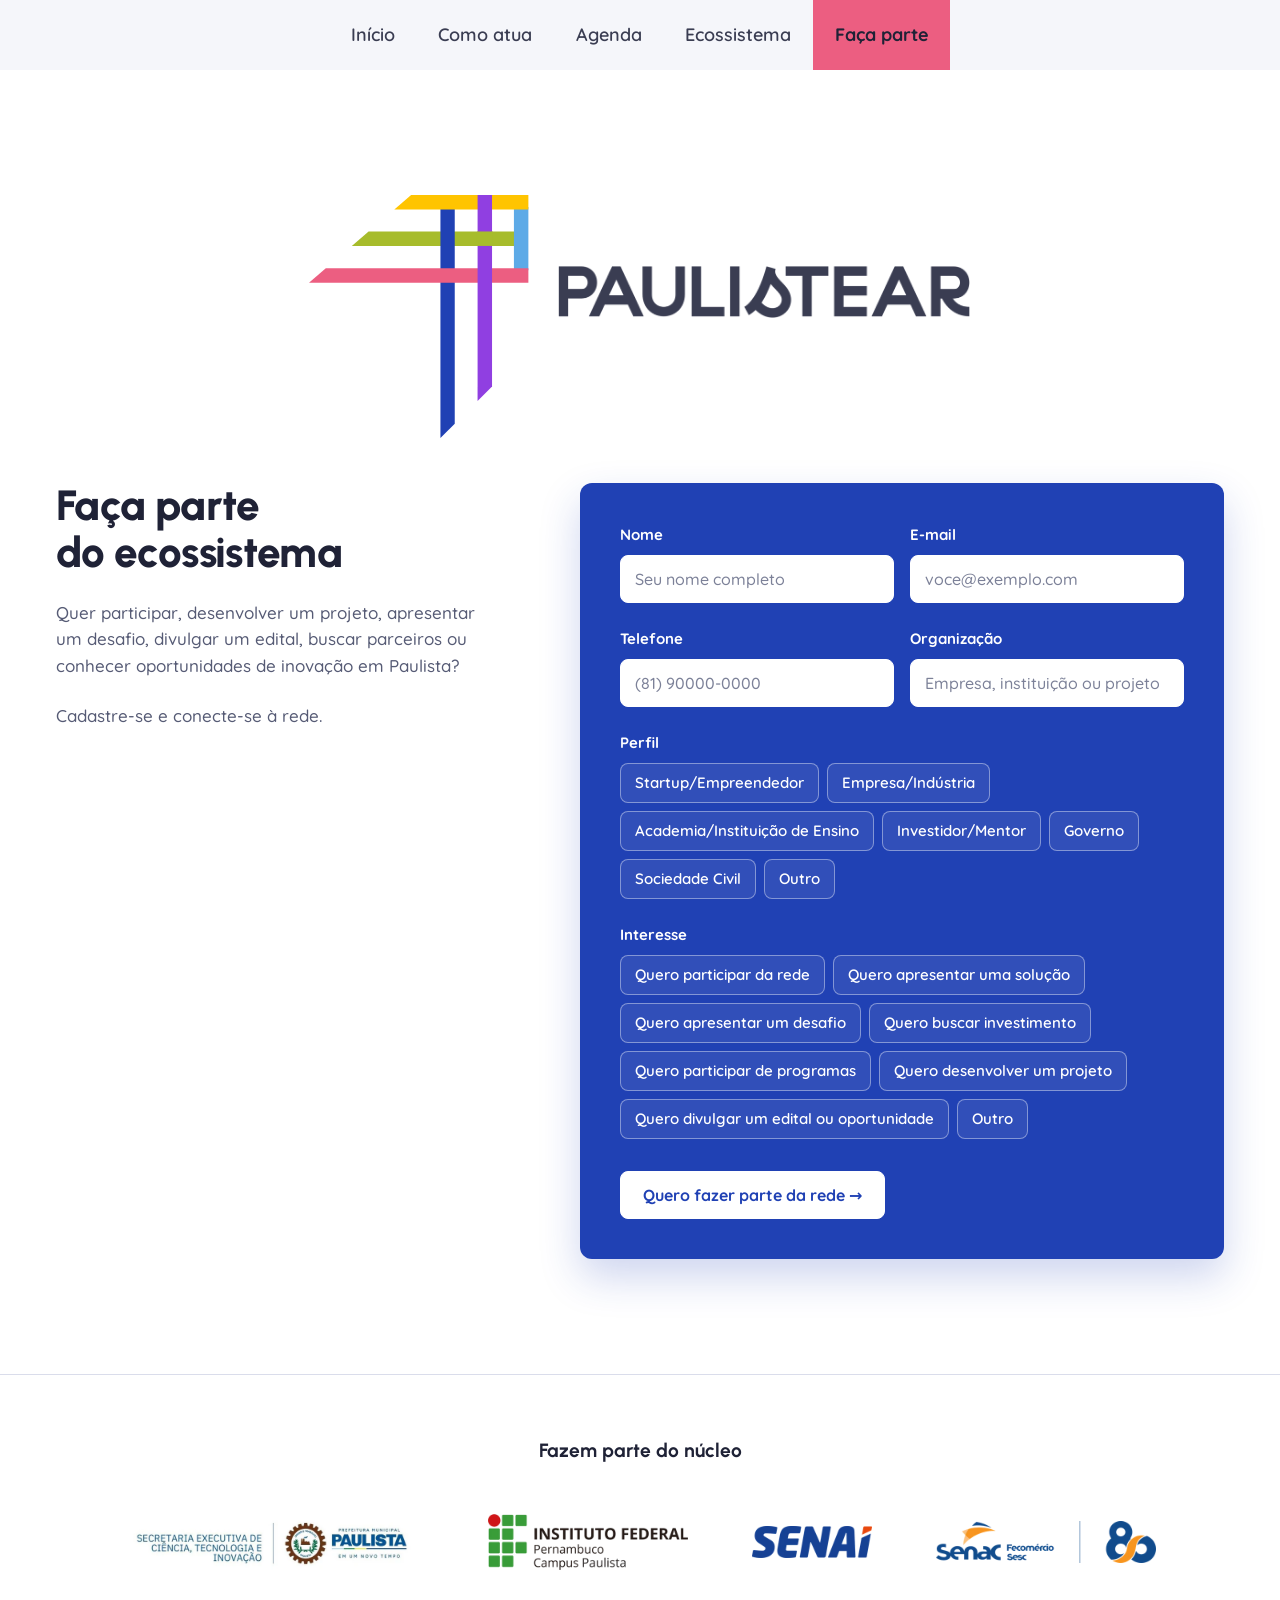
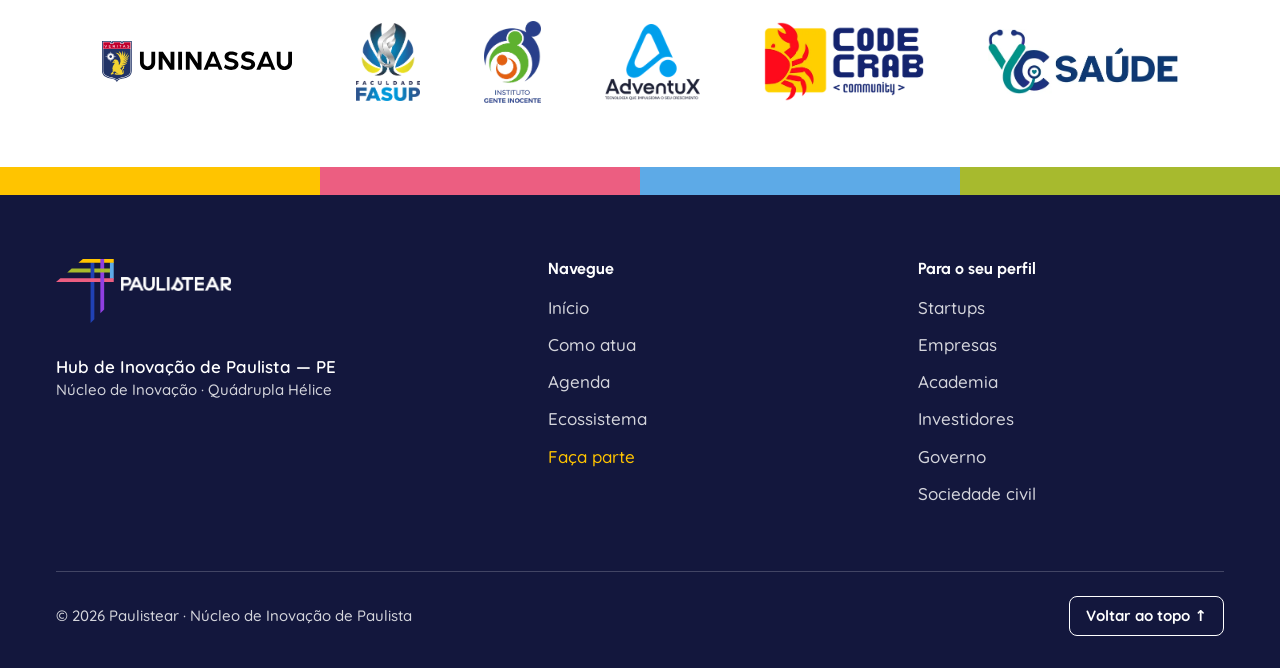
<file: faca-parte.html>
<!doctype html>
<html lang="pt-BR">
<head>
<meta charset="utf-8">
<meta name="viewport" content="width=device-width,initial-scale=1,viewport-fit=cover">
<title>Faça parte · Paulistear</title>
<meta name="description" content="Encontre seu papel no ecossistema de inovação de Paulista e cadastre-se para fazer parte da rede do Paulistear.">
<link rel="preconnect" href="https://fonts.googleapis.com">
<link rel="preconnect" href="https://fonts.gstatic.com" crossorigin>
<link rel="stylesheet" href="https://fonts.googleapis.com/css2?family=DM+Mono:wght@400;500&family=Quicksand:wght@400;500;600;700&family=Urbanist:wght@600;700;800;900&display=swap">
<link rel="stylesheet" href="styles.css?v=12">
</head>
<body data-page="faca-parte">
<a class="skip" href="#main">Pular para o conteúdo</a>
<header class="nav" id="nav"></header>

<main id="main">

<!-- LOGOTIPO (sai da barra e cresce aqui) -->
<section class="fp-hero" id="fpHero" aria-label="Paulistear"><div class="fp-logo" id="fpLogo" role="img" aria-label="Paulistear"></div></section>

<!-- FORMULÁRIO -->
<section class="sec white join-sec" id="conecte">
  <div class="wrap join-grid">
    <div class="join-intro">
      <h2>Faça parte do ecossistema</h2>
      <p>Quer participar, desenvolver um projeto, apresentar um desafio, divulgar um edital, buscar parceiros ou conhecer oportunidades de inovação em Paulista?</p>
      <p>Cadastre-se e conecte-se à rede.</p>
    </div>
    <div class="join-card brand" id="joinCard">
      <form id="joinForm" novalidate>
        <div class="fgrid">
          <div class="field"><label for="f-nome">Nome</label><input class="input" type="text" id="f-nome" autocomplete="name" placeholder="Seu nome completo"><span class="msg" aria-live="polite"></span></div>
          <div class="field"><label for="f-email">E-mail</label><input class="input" type="email" id="f-email" autocomplete="email" placeholder="voce@exemplo.com"><span class="msg" aria-live="polite"></span></div>
          <div class="field"><label for="f-tel">Telefone</label><input class="input" type="tel" id="f-tel" autocomplete="tel" placeholder="(81) 90000-0000"><span class="msg"></span></div>
          <div class="field"><label for="f-org">Organização</label><input class="input" type="text" id="f-org" autocomplete="organization" placeholder="Empresa, instituição ou projeto"><span class="msg"></span></div>
          <fieldset class="field full"><legend>Perfil</legend><div class="opts" id="optPerfil"></div><span class="msg" aria-live="polite"></span></fieldset>
          <fieldset class="field full"><legend>Interesse</legend><div class="opts" id="optInt"></div><span class="msg" aria-live="polite"></span></fieldset>
        </div>
        <button class="btn" type="submit">Quero fazer parte da rede →</button>
      </form>
    </div>
  </div>
</section>

</main>
<div id="site-footer"></div>
<script src="script.js?v=12"></script>
</body>
</html>
</file>
<file: styles.css>
/* Paulistear · sistema visual (v4)
   Tudo o que define a aparência do site parte dos tokens abaixo. */
:root{
  /* cores da marca */
  --blue:#2041B4; --night:#13173D; --ink:#1F2236; --muted:#565B75; --paper:#F6F7FB; --line:#DADDEB;
  --yellow:#FFC400; --green:#A7BA2E; --pink:#EC5E81; --purple:#903FE1; --sky:#5DAAE7;

  /* destaque de palavras nos títulos: uma cor para fundo claro, outra para fundo escuro */
  --accent-on-light:var(--blue);
  --accent-on-dark:var(--yellow);

  /* tipografia (famílias inalteradas) */
  --f-display:"Urbanist", "Avenir Next", "Segoe UI", system-ui, sans-serif;
  --f-body:"Quicksand", "Nunito", "Segoe UI", system-ui, sans-serif;
  --f-mono:"DM Mono", ui-monospace, "SFMono-Regular", Menlo, monospace;
  --fs-h1:clamp(2.25rem, 4.8vw, 3.75rem);
  --fs-h2:clamp(1.85rem, 3.3vw, 2.75rem);
  --fs-h3:clamp(1.2rem, 1.5vw, 1.375rem);
  --fs-lead:clamp(1.0625rem, 1.3vw, 1.25rem);
  --fs-small:.9375rem;

  /* espaçamento (base 8px) */
  --sp-1:8px; --sp-2:16px; --sp-3:24px; --sp-4:32px; --sp-5:48px; --sp-6:64px; --sp-7:96px;
  --sec-y:clamp(64px, 9vw, 120px);
  --wrap:1200px; --gutter:clamp(20px, 5vw, 56px);
  --nav-h:72px;

  /* formas */
  --r-btn:8px; --r-card:12px;
  --band:28px;            /* espessura única de todas as faixas coloridas */
  --dur:200ms;

  /* valores de tema (fundo claro por padrão) */
  --accent:var(--accent-on-light); --soft:var(--muted); --rule:var(--line); --focus:var(--blue);
  color-scheme:light;
}
@media (max-width:480px){ :root{ --band:24px } }

*,*::before,*::after{box-sizing:border-box}
html{scroll-behavior:smooth;scroll-padding-top:calc(var(--nav-h) + 20px);scrollbar-width:none;-ms-overflow-style:none;-webkit-text-size-adjust:100%}
html::-webkit-scrollbar{display:none}
body{margin:0;padding-top:var(--nav-h);background:var(--paper);color:var(--ink);font:500 1.0625rem/1.6 var(--f-body);-webkit-font-smoothing:antialiased;overflow-x:hidden}
h1,h2,h3,h4,p,ul,ol,dl,dd,figure,blockquote,fieldset{margin:0}
ul,ol{padding:0;list-style:none}
fieldset{border:0;padding:0;min-width:0}
img,svg{display:block;max-width:100%}
a{color:inherit}
button,input{font:inherit;color:inherit}
h1,h2,h3{font-family:var(--f-display);letter-spacing:-.015em;text-wrap:balance}
h1{font-weight:800;font-size:var(--fs-h1);line-height:1.05}
h2{font-weight:800;font-size:var(--fs-h2);line-height:1.1}
h3{font-weight:700;font-size:var(--fs-h3);line-height:1.25}
h1 em,h2 em{font-style:normal;color:var(--accent)}
p{text-wrap:pretty}
:focus-visible{outline:3px solid var(--focus);outline-offset:3px;border-radius:2px}
.skip{position:fixed;left:16px;top:-80px;z-index:100;background:var(--night);color:#fff;padding:12px 16px;border-radius:var(--r-btn);font-weight:700}
.skip:focus{top:12px}
.mono{font:500 .8125rem/1.4 var(--f-mono);letter-spacing:.04em}

/* temas de seção */
.white{background:#fff}
.light{background:var(--paper)}
.dark,.foot{background:var(--night)}
.brand{background:var(--blue)}
.dark,.brand,.hero,.foot{--accent:var(--accent-on-dark);--soft:rgba(255,255,255,.82);--rule:rgba(255,255,255,.2);--focus:var(--yellow);color:#fff}
.on-light{--accent:var(--accent-on-light);--soft:var(--muted);--rule:var(--line);--focus:var(--blue);color:var(--ink)}

/* estrutura */
.sec{padding-block:var(--sec-y)}
.wrap{width:100%;max-width:calc(var(--wrap) + 2 * var(--gutter));margin-inline:auto;padding-inline:var(--gutter)}
.head{display:grid;grid-template-columns:minmax(0,1.1fr) minmax(0,.9fr);gap:var(--sp-3) var(--sp-6);align-items:end;margin-bottom:var(--sp-5)}
.head p{color:var(--soft);font-size:var(--fs-lead);line-height:1.55}
.lead{color:var(--soft);font-size:var(--fs-lead);line-height:1.55}
@media (max-width:860px){ .head{grid-template-columns:1fr} }

/* entrada discreta */
.js .rv{opacity:0;transform:translateY(14px);transition:opacity .45s ease,transform .45s ease}
.js .rv.in{opacity:1;transform:none}
@media (prefers-reduced-motion:reduce){
  html{scroll-behavior:auto}
  *,*::before,*::after{animation:none!important;transition:none!important}
  .js .rv{opacity:1;transform:none}
}

/* ---------- botões: um só formato e um só hover (inversão de cores) ---------- */
.btn{--c:var(--blue);--t:#fff;display:inline-flex;align-items:center;justify-content:center;gap:.5em;min-height:48px;padding:10px 22px;border:1.5px solid var(--c);border-radius:var(--r-btn);background:var(--c);color:var(--t);font:700 1rem/1.2 var(--f-body);text-align:center;text-decoration:none;cursor:pointer;transition:background-color var(--dur),color var(--dur),border-color var(--dur)}
.btn:hover{color:var(--c)}
.btn.alt{--fill:var(--c);background-color:transparent;color:var(--c)}
.btn.alt:hover{color:var(--t)}
.btn.sm{min-height:40px;padding:8px 16px;font-size:var(--fs-small)}
.dark .btn,.hero .btn,.foot .btn{--c:#fff;--t:var(--night)}
.brand .btn{--c:#fff;--t:var(--blue)}
.on-light .btn{--c:var(--blue);--t:#fff}
.btns{display:flex;flex-wrap:wrap;gap:var(--sp-2)}
.lnk{all:unset;cursor:pointer;display:inline-block;font:700 1rem/1.3 var(--f-body);color:var(--accent);text-decoration:underline;text-underline-offset:4px;text-decoration-thickness:1.5px;transition:color var(--dur)}
.lnk:hover{color:inherit}
.lnk:focus-visible{outline:3px solid var(--focus);outline-offset:3px}

/* filtros e opções: mesmo formato e mesmo hover dos botões */
.chip{all:unset;box-sizing:border-box;cursor:pointer;display:inline-flex;align-items:center;gap:8px;min-height:40px;padding:8px 14px;border:1.5px solid var(--line);border-radius:var(--r-btn);background:#fff;color:var(--ink);font:600 var(--fs-small)/1.2 var(--f-body);transition:background-color var(--dur),color var(--dur),border-color var(--dur)}
.chip i{width:10px;height:10px;flex:none;background:var(--c,var(--ink))}
.chip:hover{border-color:var(--ink);color:#fff}
.chip.on{--fill:#fff;background-color:var(--ink);border-color:var(--ink);color:#fff}
.chip.on:hover{color:var(--ink)}
.chip:focus-visible{outline:3px solid var(--focus);outline-offset:3px}
.chips{display:flex;flex-wrap:wrap;gap:8px}

/* ---------- marca ---------- */
.wm{display:block;aspect-ratio:1800/227;background:#474747;-webkit-mask:url(assets/wordmark.png) center/contain no-repeat;mask:url(assets/wordmark.png) center/contain no-repeat}
.lockup{position:relative;display:block;aspect-ratio:4812/1766}
.lockup .mark{position:absolute;left:0;top:0;height:100%;width:auto;overflow:visible}
.lockup .wm{position:absolute;left:37.24%;top:29.16%;width:62.89%}

/* ---------- navegação ---------- */
.nav{position:fixed;z-index:50;inset:0 0 auto 0;height:var(--nav-h);background:#fff;border-bottom:1px solid var(--line)}
.nav-in{height:100%;display:flex;align-items:center;gap:var(--sp-4)}
.nav-logo{flex:none;text-decoration:none}
.nav-logo .lockup{height:44px}
.nav-menu{margin-left:auto;display:flex;align-items:center;gap:var(--sp-4)}
.nav-links{display:flex;gap:var(--sp-4)}
.nav-links a{display:flex;align-items:center;height:var(--nav-h);font:600 1rem/1 var(--f-body);color:var(--ink);text-decoration:none;box-shadow:inset 0 -3px 0 transparent;transition:color var(--dur),box-shadow var(--dur)}
.nav-links a:hover{color:var(--blue)}
.nav-links a[aria-current="page"]{color:var(--blue);font-weight:700;box-shadow:inset 0 -3px 0 var(--blue)}

.menu-btn{display:none;margin-left:auto;width:44px;height:44px;border:1.5px solid var(--line);border-radius:var(--r-btn);background:#fff;cursor:pointer;flex-direction:column;align-items:center;justify-content:center;gap:5px;transition:background-color var(--dur),border-color var(--dur)}
.menu-btn i{width:18px;height:2px;background:var(--ink);transition:background-color var(--dur)}
.menu-btn:hover{border-color:var(--ink)}
.menu-btn:hover i{background:#fff}
@media (max-width:900px){
  .menu-btn{display:flex}
  .nav-menu{display:none;position:absolute;top:100%;left:0;right:0;margin:0;flex-direction:column;align-items:stretch;gap:var(--sp-2);background:#fff;border-bottom:1px solid var(--line);padding:var(--sp-1) var(--gutter) var(--sp-3)}
  .nav.open .nav-menu{display:flex}
  .nav-links{flex-direction:column;gap:0}
  .nav-links a{height:52px;border-bottom:1px solid var(--line);box-shadow:none}
  .nav-links a[aria-current="page"]{box-shadow:inset 3px 0 0 var(--blue);padding-left:14px}
}

/* ---------- INÍCIO · hero ---------- */
.hero{position:relative;min-height:calc(100vh - var(--nav-h));min-height:calc(100svh - var(--nav-h));display:flex;flex-direction:column;justify-content:center;padding-block:var(--sp-7) var(--sp-7);background:linear-gradient(180deg,rgba(24,18,150,.7) 0%,rgba(48,108,190,.7) 100%),url(assets/praca-matriz.webp) center 42%/cover #2E50C8}
.tagline{font:500 clamp(1.75rem, 4.1vw, 3.5rem)/1.16 var(--f-body);letter-spacing:-.01em;max-width:21ch;text-wrap:balance}
.tagline b{font:800 1.06em/1 var(--f-display);letter-spacing:-.01em}
.hero .btn{margin-top:var(--sp-5);min-height:56px;padding-inline:28px;font-size:1.0625rem}
.hero-cue{position:absolute;left:0;right:0;bottom:var(--sp-4)}
.hero-cue a{display:inline-flex;align-items:center;gap:10px;font:600 var(--fs-small)/1.4 var(--f-body);color:rgba(255,255,255,.9);text-decoration:none;transition:color var(--dur)}
.hero-cue a:hover{color:var(--yellow)}
.hero-cue svg{width:12px;height:18px;fill:none;stroke:currentColor;stroke-width:1.75}
@media (max-height:520px){ .hero-cue{display:none} }

/* ---------- INÍCIO · o que é + quádrupla hélice ---------- */
.about-grid{display:grid;grid-template-columns:minmax(0,1fr) minmax(0,1fr);gap:var(--sp-5) var(--sp-7);align-items:center}
.about-title{display:flex;flex-wrap:wrap;align-items:baseline;gap:0 .28em;margin-bottom:var(--sp-4)}
.about-title .wm{display:inline-block;height:.74em;background:var(--accent);margin-right:-.2em}
.about-text p{color:var(--muted);font-size:var(--fs-lead);line-height:1.55;max-width:52ch}
.about-text .four{margin:var(--sp-4) 0 var(--sp-1);font:800 clamp(1.5rem,2.3vw,2rem)/1.15 var(--f-display);letter-spacing:-.015em;color:var(--ink);max-width:22ch}
@media (max-width:900px){ .about-grid{grid-template-columns:1fr} }

/* ---------- INÍCIO · missão ---------- */
.quote p{font:800 clamp(1.75rem, 3.7vw, 3.1rem)/1.12 var(--f-display);letter-spacing:-.02em;max-width:28ch;text-wrap:balance}
.trama{display:grid;grid-template-columns:minmax(0,.8fr) minmax(0,1.2fr);gap:var(--sp-3) var(--sp-6);margin-top:var(--sp-6);padding-top:var(--sp-5);border-top:1px solid var(--rule)}
.trama h2{font-size:clamp(1.5rem,2.4vw,2rem)}
.trama p{color:var(--soft);max-width:58ch}
.trama p + p{margin-top:var(--sp-2)}
@media (max-width:760px){ .trama{grid-template-columns:1fr} }

/* ---------- INÍCIO · por que Paulista ---------- */
.why-grid{display:grid;grid-template-columns:minmax(0,5fr) minmax(0,7fr);gap:var(--sp-5) var(--sp-6);align-items:start}
.why-side p{margin-top:var(--sp-3);color:var(--muted);font-size:var(--fs-lead);line-height:1.55}
.why-photo{margin-top:var(--sp-4)}
.why-photo .ph{aspect-ratio:16/10;border-radius:var(--r-card);background:url(assets/paulista.webp) center/cover}
.why-photo figcaption{margin-top:12px;font:500 .8125rem/1.5 var(--f-mono);color:var(--muted)}
.why-photo figcaption b{color:var(--ink);font-weight:500;margin-right:.8em}
.cards{display:grid;grid-template-columns:repeat(2,minmax(0,1fr));gap:var(--sp-2)}
.card{background:#fff;border:1px solid var(--line);border-radius:var(--r-card);padding:var(--sp-3)}
.card svg.ico{width:32px;height:32px;fill:none;stroke:var(--blue);stroke-width:1.6;stroke-linecap:round;stroke-linejoin:round;margin-bottom:var(--sp-2)}
.card h3{margin-bottom:var(--sp-1)}
.card p{color:var(--muted);font-size:var(--fs-small);line-height:1.55}
@media (max-width:900px){ .why-grid{grid-template-columns:1fr} }
@media (max-width:520px){ .cards{grid-template-columns:1fr} }

/* ---------- fechamento das páginas ---------- */
.closing{padding-block:clamp(56px,7vw,96px)}
.closing .wrap{display:flex;flex-wrap:wrap;align-items:center;justify-content:space-between;gap:var(--sp-4) var(--sp-6)}
.closing h2{max-width:20ch}

/* ---------- cabeçalho das páginas internas ---------- */
.page-head{position:relative;overflow:hidden;padding-block:clamp(56px,8vw,112px)}
.page-head .wrap{position:relative}
.page-head h1{max-width:17ch}
.page-head .lead{max-width:54ch;margin-top:var(--sp-3)}
.page-head .mono{display:block;margin-top:var(--sp-3);color:var(--soft)}
.bands{position:absolute;top:0;bottom:0;right:max(var(--gutter), calc((100vw - var(--wrap)) / 2));display:flex;gap:calc(var(--band) * .6);pointer-events:none}
.bands i{width:var(--band);height:var(--h);background:var(--c)}
@media (max-width:980px){ .bands{display:none} }

/* ---------- COMO ATUA ---------- */
.steps{display:grid;grid-template-columns:repeat(4,minmax(0,1fr));gap:var(--sp-4)}
.step{border-top:1.5px solid var(--ink);padding-top:var(--sp-3)}
.step .n{display:block;font:500 .875rem/1 var(--f-mono);color:var(--blue);margin-bottom:var(--sp-2)}
.step h3{margin-bottom:var(--sp-1)}
.step p{color:var(--muted);font-size:var(--fs-small);line-height:1.6}
.note{margin-top:var(--sp-5);background:var(--paper);border:1px solid var(--line);border-radius:var(--r-card);padding:var(--sp-3) var(--sp-4);color:var(--muted);max-width:900px}
.note b{color:var(--ink)}
.trilhas{display:grid;grid-template-columns:repeat(3,minmax(0,1fr));gap:var(--sp-2)}
.trilha{border:1px solid var(--rule);border-radius:var(--r-card);padding:var(--sp-4) var(--sp-3) var(--sp-3);display:flex;flex-direction:column}
.trilha .n{display:flex;align-items:center;gap:10px;font:500 .875rem/1 var(--f-mono);color:var(--soft);margin-bottom:var(--sp-2)}
.trilha .n::before{content:"";width:10px;height:10px;background:var(--c)}
.trilha h3{margin-bottom:var(--sp-1)}
.trilha > p{color:var(--soft);font-size:var(--fs-small)}
.trilha .pr{margin-top:auto;padding-top:var(--sp-3);font-size:var(--fs-small);line-height:1.55;color:var(--soft)}
.trilha .pr b{display:block;color:#fff;font-weight:700;margin-bottom:2px}
@media (max-width:980px){ .steps{grid-template-columns:repeat(2,minmax(0,1fr))} .trilhas{grid-template-columns:repeat(2,minmax(0,1fr))} }
@media (max-width:600px){ .steps,.trilhas{grid-template-columns:1fr} }

.gov-figs{display:grid;grid-template-columns:repeat(3,minmax(0,1fr));gap:var(--sp-2);margin-bottom:var(--sp-5);padding-block:var(--sp-4);border-block:1px solid var(--line)}
.gov-figs dt{font:800 clamp(2.25rem,4vw,3.25rem)/1 var(--f-display);color:var(--blue)}
.gov-figs dd{margin-top:6px;color:var(--muted);font-size:var(--fs-small)}
.actors{display:grid;grid-template-columns:repeat(4,minmax(0,1fr));gap:var(--sp-2)}
.actor h3{display:flex;align-items:center;gap:10px;margin-bottom:var(--sp-1)}
.actor h3::before{content:"";width:12px;height:12px;flex:none;background:var(--c)}
.actor .mono{display:block;margin-top:var(--sp-2);color:var(--muted)}
.gov-note{margin-top:var(--sp-4);color:var(--muted);font-size:var(--fs-small)}
.gov-note b{color:var(--ink)}
@media (max-width:980px){ .actors{grid-template-columns:repeat(2,minmax(0,1fr))} }
@media (max-width:520px){ .actors{grid-template-columns:1fr} .gov-figs{grid-template-columns:1fr;gap:var(--sp-3)} }

/* ---------- AGENDA ---------- */
.ag-next{display:grid;grid-template-columns:auto minmax(0,1fr) auto;align-items:center;gap:var(--sp-3) var(--sp-5);margin-top:var(--sp-3);padding:var(--sp-4);border-radius:var(--r-card);background:var(--blue);color:#fff}
.ag-next .btn{--c:#fff;--t:var(--blue)}
.ag-next .day{font:800 clamp(3rem,6vw,4.5rem)/.9 var(--f-display);letter-spacing:-.03em}
.ag-next .mon{display:block;margin-top:8px;font:500 .875rem/1 var(--f-mono);letter-spacing:.06em}
.ag-next h3{font-size:clamp(1.4rem,2.4vw,2rem);font-weight:800}
.ag-next .meta{display:flex;flex-wrap:wrap;gap:6px 18px;margin-top:10px;font-size:var(--fs-small);color:rgba(255,255,255,.88)}
.ag-next .when{border-right:1px solid rgba(255,255,255,.3);padding-right:var(--sp-5)}
.ag-tools{display:flex;flex-wrap:wrap;align-items:end;justify-content:space-between;gap:var(--sp-3);margin:var(--sp-6) 0 var(--sp-3)}
.ag-group + .ag-group{margin-top:var(--sp-4)}
.ag-group h3{font:500 .875rem/1 var(--f-mono);letter-spacing:.06em;text-transform:uppercase;color:var(--muted);padding-bottom:12px;border-bottom:1.5px solid var(--ink)}
.ag-row{display:grid;grid-template-columns:104px 132px minmax(0,1fr) auto;align-items:center;gap:var(--sp-2) var(--sp-3);padding:18px 0;border-bottom:1px solid var(--line)}
.ag-date{font:500 .875rem/1.2 var(--f-mono);letter-spacing:.04em;color:var(--ink)}
.ag-date b{font:800 1.5rem/1 var(--f-display);letter-spacing:-.02em;margin-right:6px}
.ag-type{display:inline-flex;align-items:center;gap:8px;font-size:var(--fs-small);font-weight:600;color:var(--muted)}
.ag-type i{width:10px;height:10px;flex:none;background:var(--c)}
.ag-name{font-weight:700;font-size:1.0625rem;line-height:1.35}
.ag-status{display:inline-flex;align-items:center;gap:8px;font-size:var(--fs-small);font-weight:600;white-space:nowrap}
.ag-status::before{content:"";width:8px;height:8px;border-radius:50%;background:var(--sc,#2E9E57)}
.ag-status.soon{--sc:var(--yellow)}
.ag-status.done{--sc:#A3A7BA;color:var(--muted)}
.ag-empty{padding:var(--sp-4) 0;color:var(--muted)}
.ag-past{margin-top:var(--sp-5)}
.ag-past summary{list-style:none;cursor:pointer;display:inline-flex;align-items:center;gap:10px;min-height:40px;padding:8px 16px;border:1.5px solid var(--ink);border-radius:var(--r-btn);font:700 var(--fs-small)/1.2 var(--f-body);transition:background-color var(--dur),color var(--dur)}
.ag-past summary::-webkit-details-marker{display:none}
.ag-past summary::after{content:"+";font:500 1.1rem/1 var(--f-mono)}
.ag-past[open] summary::after{content:"–"}
.ag-past summary:hover{background:var(--ink);color:#fff}
.ag-past .ag-list{margin-top:var(--sp-2)}
.ag-past .ag-date,.ag-past .ag-name{color:var(--muted)}
.ag-foot{margin-top:var(--sp-3);color:var(--muted)}
@media (max-width:760px){
  .ag-next{grid-template-columns:1fr}
  .ag-next .when{border-right:0;padding-right:0;display:flex;align-items:baseline;gap:12px}
  .ag-row{grid-template-columns:auto minmax(0,1fr);gap:8px var(--sp-2)}
  .ag-row .ag-name{grid-column:1 / -1;grid-row:2}
  .ag-row .ag-type{justify-self:end}
  .ag-row .ag-status{grid-column:1 / -1}
}
.callout{display:flex;flex-wrap:wrap;align-items:center;justify-content:space-between;gap:var(--sp-3) var(--sp-5)}
.callout p{max-width:60ch;color:var(--soft);font-size:var(--fs-lead);line-height:1.55}
.callout p b{display:block;font:800 var(--fs-h2)/1.1 var(--f-display);letter-spacing:-.015em;color:var(--ink);margin-bottom:12px}
.news-grid{display:grid;grid-template-columns:minmax(0,1fr) minmax(0,1fr);gap:var(--sp-4) var(--sp-6);align-items:center}
.news-grid p{margin-top:var(--sp-2);color:var(--soft)}
.nl-row{display:flex;flex-wrap:wrap;gap:12px;align-items:end}
.nl-field{flex:1 1 240px;display:grid;gap:8px}
.nl-field label{font-weight:700;font-size:var(--fs-small)}
.nl-msg{margin-top:12px;min-height:1.5em;font-size:var(--fs-small);font-weight:600}
.nl-msg.bad{color:#FFB3C4}
.nl-msg.ok{color:#CFE58A}
@media (max-width:820px){ .news-grid{grid-template-columns:1fr} }

/* campos */
.input{width:100%;min-height:48px;padding:10px 14px;border:1.5px solid var(--line);border-radius:var(--r-btn);background:#fff;color:var(--ink);font:600 1rem/1.3 var(--f-body);transition:border-color var(--dur)}
.input::placeholder{color:#7C8198;font-weight:500}
.input:hover{border-color:#A9AEC6}
.input:focus{outline:none;border-color:var(--blue);box-shadow:0 0 0 3px rgba(32,65,180,.22)}
.dark .input:focus{box-shadow:0 0 0 3px var(--yellow);border-color:#fff}
.dark .on-light .input:focus{border-color:var(--blue);box-shadow:0 0 0 3px rgba(32,65,180,.22)}

/* ---------- ECOSSISTEMA ---------- */
.map-wrap{display:grid;grid-template-columns:minmax(0,1.6fr) minmax(0,1fr);gap:var(--sp-2);align-items:stretch;margin-top:var(--sp-3)}
.map-canvas{background:#fff;border:1px solid var(--line);border-radius:var(--r-card);overflow:hidden}
.map-canvas svg{width:100%;height:auto}
.map-canvas .lbl{font:500 11px var(--f-mono);letter-spacing:.12em;fill:#6E7390;text-transform:uppercase}
.map-canvas .lbl.b{fill:#2E6FA8}
.pin{cursor:pointer;transition:opacity .25s}
.pin .halo{fill:var(--c);opacity:0;transition:opacity .25s}
.pin rect{fill:var(--c);stroke:#fff;stroke-width:2.5;transition:stroke var(--dur)}
.pin:hover rect,.pin.sel rect,.pin:focus-visible rect{stroke:var(--ink)}
.pin.sel .halo{opacity:.22}
.pin:focus{outline:none}
.pin.off{opacity:.14;pointer-events:none}
.map-panel{background:var(--night);color:#fff;border-radius:var(--r-card);padding:var(--sp-4) var(--sp-3) var(--sp-3);display:flex;flex-direction:column;gap:12px;min-width:0;--focus:var(--yellow)}
.map-panel .cat{display:inline-flex;align-items:center;gap:8px;font-size:var(--fs-small);font-weight:600;color:rgba(255,255,255,.82)}
.map-panel .cat i{width:10px;height:10px;background:var(--c);box-shadow:0 0 0 1px rgba(255,255,255,.55)}
.map-panel h3{font-size:1.6rem;font-weight:800}
.map-panel .where{font:500 .8125rem/1.4 var(--f-mono);color:rgba(255,255,255,.7)}
.map-panel .desc{color:rgba(255,255,255,.88)}
.map-panel .ex{font:500 .75rem/1.4 var(--f-mono);color:var(--yellow)}
.map-list{margin-top:auto;padding-top:var(--sp-2);border-top:1px solid rgba(255,255,255,.18);display:grid;gap:2px;max-height:216px;overflow:auto;scrollbar-width:thin}
.map-list button{all:unset;box-sizing:border-box;cursor:pointer;display:flex;gap:10px;align-items:center;width:100%;padding:8px 10px;border-radius:var(--r-btn);font-size:var(--fs-small);transition:background-color var(--dur),color var(--dur)}
.map-list button:hover,.map-list button.on{background:#fff;color:var(--night)}
.map-list button:focus-visible{outline:3px solid var(--yellow);outline-offset:-3px}
.map-list i{width:8px;height:8px;background:var(--c);flex:none;box-shadow:0 0 0 1px rgba(255,255,255,.55)}
@media (max-width:900px){ .map-wrap{grid-template-columns:1fr} }

.res-grid{display:grid;grid-template-columns:minmax(0,4fr) minmax(0,8fr);gap:var(--sp-5) var(--sp-7);align-items:start}
.cover{aspect-ratio:3/4;max-width:340px;border-radius:var(--r-card);background:var(--night);color:#fff;padding:var(--sp-4);display:flex;flex-direction:column;justify-content:space-between}
.cover .bars{display:grid;gap:calc(var(--band) * .5)}
.cover .bars i{height:var(--band);width:var(--l);background:var(--c)}
.cover .t{font:800 1.75rem/1.1 var(--f-display)}
.cover .t small{display:block;font:500 .8125rem/1 var(--f-mono);letter-spacing:.06em;color:rgba(255,255,255,.75);margin-bottom:10px}
.cover .wm{width:58%;background:#fff}
.res-copy > p{margin-top:var(--sp-3);color:var(--muted);font-size:var(--fs-lead);line-height:1.55;max-width:60ch}
.res-list{margin-top:var(--sp-4);border-top:1.5px solid var(--ink)}
.res-list li{display:grid;grid-template-columns:minmax(0,1fr) minmax(0,1.2fr);gap:4px var(--sp-3);padding:16px 0;border-bottom:1px solid var(--line)}
.res-list b{font-weight:700}
.res-list span{color:var(--muted)}
.res-copy .btns{margin-top:var(--sp-4)}
.btn .soon{font:500 .75rem/1 var(--f-mono);opacity:.85}
.offer{margin-top:var(--sp-5);background:#fff;border:1px solid var(--line);border-radius:var(--r-card);padding:var(--sp-3) var(--sp-4)}
.offer b{font:800 var(--fs-h3)/1.25 var(--f-display)}
.offer p{margin:6px 0 12px;color:var(--muted);max-width:68ch}
@media (max-width:900px){ .res-grid{grid-template-columns:1fr} .cover{max-width:260px} }
@media (max-width:520px){ .res-list li{grid-template-columns:1fr} }

/* ---------- FAÇA PARTE ---------- */
.roles{display:grid;grid-template-columns:minmax(0,4fr) minmax(0,8fr);gap:var(--sp-3) var(--sp-5);align-items:start}
.roles-tabs{display:grid;gap:8px}
.roles-tabs .chip{width:100%;min-height:52px;padding:10px 16px;font-size:1rem;font-weight:700}
.role{position:relative;background:#fff;border:1px solid var(--line);border-radius:var(--r-card);padding:var(--sp-5) var(--sp-5) var(--sp-5) calc(var(--band) + var(--sp-5));overflow:hidden}
.role::before{content:"";position:absolute;left:0;top:0;bottom:0;width:var(--band);background:var(--c)}
.role[hidden]{display:none}
.role h3{font-size:clamp(1.5rem,2.6vw,2.1rem);font-weight:800;margin-bottom:var(--sp-3)}
.role p{color:var(--muted);font-size:var(--fs-lead);line-height:1.55;max-width:56ch}
.role p + p{margin-top:var(--sp-2)}
.role p b{color:var(--ink)}
.role .btns{margin-top:var(--sp-4);align-items:center;gap:var(--sp-2) var(--sp-3)}
@media (max-width:900px){
  .roles{grid-template-columns:1fr}
  .roles-tabs{grid-template-columns:repeat(2,minmax(0,1fr))}
  .role{padding:var(--sp-4) var(--sp-3) var(--sp-4) calc(var(--band) + var(--sp-3))}
}
@media (max-width:480px){ .roles-tabs{grid-template-columns:1fr} }

.join-grid{display:grid;grid-template-columns:minmax(0,5fr) minmax(0,7fr);gap:var(--sp-5) var(--sp-6);align-items:start}
.join-intro p{margin-top:var(--sp-3);color:var(--soft);font-size:var(--fs-lead);line-height:1.55;max-width:44ch}
.join-card{background:#fff;border-radius:var(--r-card);padding:clamp(24px,3.4vw,40px)}
.fgrid{display:grid;grid-template-columns:repeat(2,minmax(0,1fr));gap:var(--sp-3) var(--sp-2);margin-bottom:var(--sp-4)}
.field{display:grid;gap:8px;align-content:start}
.field.full{grid-column:1 / -1}
.field label,.field legend{font-weight:700;font-size:var(--fs-small);padding:0}
.field legend{margin-bottom:8px}
.field .msg{font-size:.875rem;font-weight:600;color:#B3264C}
.field .msg:empty{display:none}
.field.err .input{border-color:#B3264C}
.opts{display:flex;flex-wrap:wrap;gap:8px}
.opts input{position:absolute;opacity:0;pointer-events:none}
.opts label{cursor:pointer;display:inline-flex;align-items:center;min-height:40px;padding:8px 14px;border:1.5px solid var(--line);border-radius:var(--r-btn);background:#fff;font:600 var(--fs-small)/1.2 var(--f-body);transition:background-color var(--dur),color var(--dur),border-color var(--dur)}
.opts label:hover{background:var(--ink);border-color:var(--ink);color:#fff}
.opts input:checked + label{background:var(--blue);border-color:var(--blue);color:#fff}
.opts input:checked + label:hover{background:#fff;color:var(--blue)}
.opts input:focus-visible + label{outline:3px solid var(--blue);outline-offset:3px}
.done h3{font-size:1.75rem;font-weight:800;margin-bottom:var(--sp-2)}
.done p{color:var(--muted)}
.done .dest{margin:var(--sp-3) 0;padding:var(--sp-2) var(--sp-3);background:var(--paper);border:1px solid var(--line);border-radius:var(--r-btn)}
.done .btn{margin-top:var(--sp-3)}
@media (max-width:900px){ .join-grid{grid-template-columns:1fr} }
@media (max-width:560px){ .fgrid{grid-template-columns:1fr} }

/* ---------- rodapé global ---------- */
.partners{background:#fff;border-top:1px solid var(--line);padding-block:var(--sp-6)}
.partners h2{font:700 var(--fs-h3)/1.25 var(--f-display);letter-spacing:0;text-align:center;margin-bottom:var(--sp-5)}
.logos{display:flex;flex-wrap:wrap;justify-content:center;align-items:center;gap:var(--sp-5) clamp(32px,5vw,72px)}
.logos li{flex:none}
.logos img{width:auto;height:auto;max-width:var(--w,180px);max-height:var(--h,60px)}
.logos img[src$=".svg"]{width:var(--w,180px)}
.foot{padding-block:var(--sp-6) var(--sp-4)}
.foot-grid{display:grid;grid-template-columns:minmax(0,1.4fr) minmax(0,1fr) minmax(0,1fr);gap:var(--sp-5) var(--sp-6)}
.foot .lockup{height:64px}
.foot .lockup .wm{background:#fff}
.foot .sub{margin-top:var(--sp-3);font-weight:600;line-height:1.5}
.foot .sub span{display:block;font-weight:500;color:var(--soft);font-size:var(--fs-small)}
.foot h3{font:700 1rem/1.2 var(--f-display);letter-spacing:0;margin-bottom:var(--sp-2)}
.foot li + li{margin-top:10px}
.foot nav a{color:var(--soft);text-decoration:none;transition:color var(--dur)}
.foot nav a:hover,.foot nav a[aria-current="page"]{color:var(--yellow)}
.foot-bottom{display:flex;flex-wrap:wrap;justify-content:space-between;align-items:center;gap:var(--sp-2);margin-top:var(--sp-6);padding-top:var(--sp-3);border-top:1px solid var(--rule);color:var(--soft);font-size:var(--fs-small)}
@media (max-width:760px){
  .foot-grid{grid-template-columns:1fr 1fr}
  .foot-brand{grid-column:1 / -1}
  .partners{padding-block:var(--sp-5)}
  .logos{gap:var(--sp-4) var(--sp-5)}
  .logos img{max-width:calc(var(--w,180px) * .78);max-height:calc(var(--h,60px) * .78)}
  .logos img[src$=".svg"]{width:calc(var(--w,180px) * .78)}
}

/* =====================================================================
   VIDA E COR (v5) · mais cor nas seções e movimento, mantendo as regras do sistema
   ===================================================================== */
/* temas coloridos de seção */
.t-purple{background:var(--purple);--accent:var(--accent-on-dark);--soft:rgba(255,255,255,.92);--rule:rgba(255,255,255,.32);--focus:var(--yellow);color:#fff}
.t-purple .btn{--c:#fff;--t:var(--purple)}
.t-yellow,.t-sky,.t-green{--accent:var(--accent-on-light);--soft:var(--ink);--rule:rgba(31,34,54,.28);--focus:var(--ink);color:var(--ink)}
.t-yellow{background:var(--yellow)} .t-sky{background:var(--sky)} .t-green{background:var(--green)}
.t-yellow .btn{--c:var(--ink);--t:var(--yellow)} .t-sky .btn{--c:var(--ink);--t:var(--sky)} .t-green .btn{--c:var(--ink);--t:var(--green)}
.brand .input:focus,.t-purple .input:focus{box-shadow:0 0 0 3px var(--yellow);border-color:#fff}
.brand .on-light .input:focus{border-color:var(--blue);box-shadow:0 0 0 3px rgba(32,65,180,.22)}
.brand .nl-msg.bad{color:#FFE08A} .brand .nl-msg.ok{color:#fff}

/* faixas que descem do topo (hero e cabeçalhos), com entrada animada */
@keyframes bandIn{from{transform:scaleY(0)}}
.js .bands i{transform-origin:center top;animation:bandIn .9s cubic-bezier(.2,.7,.2,1) both}
.js .bands i:nth-child(2){animation-delay:.12s} .js .bands i:nth-child(3){animation-delay:.24s} .js .bands i:nth-child(4){animation-delay:.36s}
.hero .bands{bottom:var(--band)}

/* fita de quatro cores (mesma espessura das faixas) */
.hero::after,.foot::before{content:"";position:absolute;left:0;right:0;height:var(--band);background:linear-gradient(90deg,var(--yellow) 0 25%,var(--pink) 25% 50%,var(--sky) 50% 75%,var(--green) 75% 100%)}
.hero::after{bottom:0}
.hero-cue{bottom:calc(var(--band) + var(--sp-3))}
.foot{position:relative;padding-top:calc(var(--band) + var(--sp-6))}
.foot::before{top:0}
.hero .btn{--c:var(--yellow);--t:var(--ink)}

/* palavras das quatro hélices marcadas com a cor de cada uma */
.four mark{background:var(--c);color:var(--ink);padding:0 .2em;border-radius:0;-webkit-box-decoration-break:clone;box-decoration-break:clone}

/* cards coloridos de "Por que Paulista?" */
.card.fill{background:var(--bg);border-color:var(--bg);color:var(--fg)}
.card.fill p{color:var(--fg)}
.card.fill svg.ico{stroke:var(--fg)}

/* passos e trilhas: número dentro da faixa colorida */
.step{border-top:0;padding-top:0}
.step .n{display:flex;align-items:center;height:var(--band);padding:0 12px;background:var(--c);color:var(--ink);margin-bottom:var(--sp-3)}
.trilha{border-top:var(--band) solid var(--c);padding-top:var(--sp-3);transition:background-color var(--dur)}
.trilha:hover{background:rgba(255,255,255,.06)}
.trilha .n::before{display:none}

/* governança */
.gov-figs div:nth-child(2) dt{color:var(--purple)} .gov-figs div:nth-child(3) dt{color:#C93A63}
.actor{background:color-mix(in srgb,var(--c) 16%,#fff);border-color:color-mix(in srgb,var(--c) 50%,#fff)}

/* agenda */
.ag-type{padding:5px 10px;border-radius:6px;background:color-mix(in srgb,var(--c) 20%,#fff);color:var(--ink);justify-self:start}
.ag-list .ag-row{transition:background-color var(--dur)}
.ag-list .ag-row:hover{background:var(--paper)}

/* perfis */
.roles-tabs .chip.on{background-color:var(--c);border-color:var(--c);color:var(--tc,var(--ink))}
.roles-tabs .chip.on i{background:currentColor}
.roles-tabs .chip.on:hover{color:var(--ink)}
.roles-tabs .chip.on:hover i{background:var(--c)}
.role{background:color-mix(in srgb,var(--c) 9%,#fff);border-color:color-mix(in srgb,var(--c) 40%,#fff)}

/* capa da cartilha e chamada de recursos */
.cover{background:var(--purple)}
.offer{border-left:var(--band) solid var(--yellow)}
.quote em{font-style:normal;color:var(--accent)}


/* =====================================================================
   v6 · HERO DO INÍCIO conforme o layout de referência
   ===================================================================== */
:root{--nav-h:48px}
@media (max-width:900px){ :root{--nav-h:56px} }

/* barra de navegação: clara, de ponta a ponta, links leves à direita */
.nav{background:#F5F6FA}
.nav-in{max-width:none;padding-inline:clamp(16px,2.4vw,32px)}
.nav-logo .lockup{height:34px}
.nav-menu,.nav-links{gap:clamp(24px,3.3vw,46px)}
.nav-links a{font:500 1.25rem/1 var(--f-body);color:#3A3D52}
.nav-links a[aria-current="page"]{font-weight:700}
.nav .nav-cta{display:flex;align-items:center;height:var(--nav-h);font:500 1.25rem/1 var(--f-body);color:#2B1FB8;text-decoration:none;box-shadow:inset 0 -3px 0 transparent;transition:color var(--dur),box-shadow var(--dur)}
.nav .nav-cta:hover{color:var(--pink)}
.nav .nav-cta[aria-current="page"]{font-weight:700;box-shadow:inset 0 -3px 0 currentColor}
.nav .nav-cta:focus-visible{outline:3px solid var(--blue);outline-offset:-3px}
@media (max-width:900px){
  .nav-menu{background:#F5F6FA;gap:0}
  .nav-links{gap:0}
  .nav-links a,.nav .nav-cta{height:52px;font-size:1.125rem}
  .nav .nav-cta[aria-current="page"]{box-shadow:inset 3px 0 0 currentColor;padding-left:14px}
}

/* hero: foto com véu azul, conteúdo centralizado */
.hero{min-height:calc(100vh - var(--nav-h) - var(--band) / 2);min-height:calc(100svh - var(--nav-h) - var(--band) / 2);align-items:center;text-align:center;overflow:hidden;background:#2E50C8;padding-block:var(--sp-6)}
.hero::after{content:none}
.hero-bg{position:absolute;inset:0;background:linear-gradient(105deg,rgba(0,2,152,.43) 0%,rgba(0,133,255,.43) 100%),url(assets/praca-matriz.webp) center 12%/cover;will-change:transform}
.hero .wrap{position:relative;display:flex;flex-direction:column;align-items:center;margin-top:-4vh}
.tagline{font:400 clamp(1.375rem,2.65vw,2.5rem)/1.04 var(--f-body);letter-spacing:0;max-width:23.5em;text-wrap:balance}
.tagline b{font:800 1.68em/.8 var(--f-display);letter-spacing:-.01em;margin-left:.08em;vertical-align:-.12em}
.hero .btn{--c:var(--pink);--t:#fff;margin-top:clamp(18px,2.4vw,30px);min-height:clamp(54px,5.1vw,70px);padding-inline:clamp(20px,1.9vw,26px);font:500 clamp(1.125rem,1.95vw,1.7rem)/1.1 var(--f-body)}
.hero .btn:hover{color:var(--pink)}

/* duas fitas de quatro cores, coladas e defasadas; andam em sentidos opostos com a rolagem */
.weave{--sx:0px;position:relative;z-index:1;height:var(--band);display:grid;grid-template-rows:1fr 1fr;overflow:hidden}
.weave i{background:linear-gradient(90deg,var(--yellow) 0 25%,var(--pink) 25% 50%,var(--sky) 50% 75%,var(--green) 75% 100%) 0 0/100vw 100% repeat-x}
.weave i:first-child{background-position-x:var(--sx)}
.weave i:last-child{background-position-x:calc(-12.5vw - var(--sx))}

/* v6.1 · ajustes de coerência: barra um pouco mais alta, logo legível, texto do hero mais firme */
:root{--nav-h:60px}
.nav-logo .lockup{height:42px}
.nav-links a,.nav .nav-cta{font-size:1.0625rem;font-weight:600}
.nav-links a[aria-current="page"],.nav .nav-cta[aria-current="page"]{font-weight:700}
.nav .nav-cta{color:var(--blue)}
.tagline{font-weight:500;line-height:1.08;text-shadow:0 1px 18px rgba(19,23,61,.28)}
.hero .btn{font-weight:700;font-size:clamp(1.0625rem,1.5vw,1.375rem);min-height:clamp(52px,4.4vw,62px)}
@media (max-width:900px){ .nav-links a,.nav .nav-cta{font-size:1.0625rem} }

/* v6.2 · fitas do hero um pouco mais espessas; texto do hero "cai" de leve com a rolagem */
:root{--strip:18px}
@media (max-width:480px){ :root{--strip:15px} }
.hero{min-height:calc(100vh - var(--nav-h) - var(--strip));min-height:calc(100svh - var(--nav-h) - var(--strip))}
.weave{height:calc(var(--strip) * 2)}
.hero .wrap{will-change:transform}

/* v6.3 · foto e véu em camadas separadas: a foto ganha saturação, o véu segue a especificação (105°, #000298 → #0085ff, 43%) */
.hero-bg{background:none}
.hero-bg::before,.hero-bg::after{content:"";position:absolute;inset:0}
.hero-bg::before{background:url(assets/praca-matriz.webp) center 12%/cover;filter:saturate(1.45) contrast(1.08) brightness(1.03)}
.hero-bg::after{background:linear-gradient(105deg,#000298 0%,#0085ff 100%);opacity:.43}

/* v6.4 · logotipo maior, numa aba que desce da barra superior */
.nav{border-bottom:0}
.nav-logo{position:absolute;z-index:1;left:0;top:0;height:calc(var(--nav-h) + 34px);display:flex;align-items:center;padding:0 34px 0 clamp(16px,2.4vw,32px);background:#F5F6FA;border-radius:0 0 18px 0;transition:height var(--dur)}
.nav-logo .lockup{height:60px}
.nav-logo:focus-visible{outline:3px solid var(--blue);outline-offset:-4px}
@media (max-width:900px){
  .nav-logo{height:calc(var(--nav-h) + 16px);padding-right:22px;border-radius:0 0 14px 0}
  .nav-logo .lockup{height:46px}
  .nav.open .nav-logo{height:var(--nav-h);border-radius:0}
  .nav.open .nav-logo .lockup{height:40px}
}

/* v6.5 · a aba e o logotipo encolhem aos poucos, acompanhando a rolagem (--k vai de 0 a 1, definido no script) */
.nav{--k:0;--tab:34px;--lg:60px;--sm:40px;--pr:34px;--rad:18px;transition:box-shadow .3s}
.nav.compact{box-shadow:0 1px 0 var(--line)}
.nav-logo{height:calc(var(--nav-h) + var(--tab) * (1 - var(--k)));padding-right:calc(var(--pr) - 14px * var(--k));border-radius:0 0 calc(var(--rad) * (1 - var(--k))) 0;transition:none}
.nav-logo .lockup{height:calc(var(--lg) - (var(--lg) - var(--sm)) * var(--k));transition:none}
@media (max-width:900px){ .nav{--tab:16px;--lg:46px;--pr:34px;--rad:14px} }
/* logotipo centralizado na aba: mesma folga nos dois lados, em qualquer ponto da rolagem */
.nav-logo{padding-inline:clamp(16px,2.4vw,32px)}


/* v6.6 · hover dos botões: a cor nova preenche o botão da esquerda para a direita (2D, só cor) */
.btn{--fill:var(--t)}
.chip,.menu-btn{--fill:var(--ink)}
.btn.alt{--fill:var(--c)} .chip.on{--fill:#fff}
.btn,.chip,.menu-btn{background-image:linear-gradient(var(--fill),var(--fill));background-repeat:no-repeat;background-position:left center;background-size:0% 100%;transition:background-size .32s cubic-bezier(.3,.7,.2,1),color .22s ease .04s,border-color .22s}
.btn:hover,.chip:hover,.menu-btn:hover{background-size:100% 100%}
.menu-btn i{position:relative}
/* logotipo um pouco mais à esquerda dentro da aba */
.nav-logo .lockup{transform:translateX(-8px)}

/* v6.7 · fora do hero, a barra some ao rolar para baixo e volta ao rolar para cima */
.nav{transition:transform .38s cubic-bezier(.3,.7,.2,1),box-shadow .3s}
.nav.away{transform:translateY(-105%)}


/* v6.8 · sobre fundo branco/claro, a barra ganha um contorno leve em azul-marinho */
.nav.compact{box-shadow:none}
.nav.on-white{box-shadow:0 2.5px 0 rgba(24,49,150,.85)}

/* v6.9 · links da barra: no hover, um retângulo azul preenche o fundo (mesmo deslize dos botões); a página atual segue sublinhada */
.nav-menu,.nav-links{gap:clamp(2px,1vw,14px)}
.nav-links a,.nav .nav-cta{position:relative;height:auto;min-height:40px;padding:8px 14px;border-radius:var(--r-btn);box-shadow:none;background:linear-gradient(var(--blue),var(--blue)) left center/0% 100% no-repeat;transition:background-size .32s cubic-bezier(.3,.7,.2,1),color .22s ease .04s}
.nav-links a:hover,.nav .nav-cta:hover{background-size:100% 100%;color:#fff}
.nav-links a[aria-current="page"],.nav .nav-cta[aria-current="page"]{box-shadow:none}
.nav-links a[aria-current="page"]::after,.nav .nav-cta[aria-current="page"]::after{content:"";position:absolute;left:14px;right:14px;bottom:3px;height:2.5px;background:var(--blue);transition:opacity var(--dur)}
.nav-links a[aria-current="page"]:hover::after,.nav .nav-cta[aria-current="page"]:hover::after{opacity:0}
.nav-links a:focus-visible,.nav .nav-cta:focus-visible{outline:3px solid var(--blue);outline-offset:2px}
@media (max-width:900px){
  .nav-menu,.nav-links{gap:4px}
  .nav-links a,.nav .nav-cta{min-height:48px;height:auto;border-bottom:0;padding:8px 14px}
  .nav-links a[aria-current="page"],.nav .nav-cta[aria-current="page"]{box-shadow:none;padding-left:14px}
  .nav-links a[aria-current="page"]::after,.nav .nav-cta[aria-current="page"]::after{right:auto;width:28px;bottom:6px}
}
/* retângulo do hover ocupa a altura toda da barra, sem cantos arredondados */
.nav-links a,.nav .nav-cta{border-radius:0;height:var(--nav-h);min-height:0;padding:0 16px;display:flex;align-items:center}
.nav-links a[aria-current="page"]::after,.nav .nav-cta[aria-current="page"]::after{left:16px;right:16px;bottom:0;height:3px}
.nav-links a:focus-visible,.nav .nav-cta:focus-visible{outline-offset:-3px}
@media (max-width:900px){
  .nav-links a,.nav .nav-cta{height:50px;padding:0 14px}
  .nav-links a[aria-current="page"]::after,.nav .nav-cta[aria-current="page"]::after{left:14px;right:auto;width:28px;bottom:8px}
}
/* página atual: só a cor das letras muda (azul); sem traço nem fundo */
.nav-links a[aria-current="page"],.nav .nav-cta[aria-current="page"]{color:var(--blue);font-weight:700}
.nav-links a[aria-current="page"]:hover,.nav .nav-cta[aria-current="page"]:hover{color:#fff}
.nav-links a[aria-current="page"]::after,.nav .nav-cta[aria-current="page"]::after{content:none}
.nav .nav-cta{color:#3A3D52}
.nav .nav-cta:hover{color:#fff}


/* =====================================================================
   v7 · QUÁDRUPLA HÉLICE: quatro laços que atravessam a seção de cima a baixo
   ===================================================================== */
.has-helix{position:relative;overflow:hidden}
.has-helix::before,.has-helix::after{content:"";position:absolute;z-index:2;left:0;right:0;height:44px;pointer-events:none}
.has-helix::before{top:0;background:linear-gradient(180deg,rgba(19,23,61,.12),rgba(19,23,61,0))}
.has-helix::after{bottom:0;background:linear-gradient(0deg,rgba(19,23,61,.12),rgba(19,23,61,0))}
.helix{position:absolute;z-index:1;top:0;bottom:0;right:max(var(--gutter), calc((100vw - var(--wrap)) / 2 + 70px));width:clamp(230px,23vw,320px);margin:0}
.helix svg{display:block;width:100%;height:100%;overflow:hidden}
.helix .t{cursor:pointer;transition:opacity .25s}
.helix text{font-family:var(--f-display);font-weight:800;fill:var(--ink);pointer-events:none;letter-spacing:.01em}
.helix svg[data-hot] .t{opacity:.18}
.helix svg[data-hot="0"] .c0,.helix svg[data-hot="1"] .c1,.helix svg[data-hot="2"] .c2,.helix svg[data-hot="3"] .c3{opacity:1}
.helix [role="button"]:focus-visible{outline:3px solid var(--blue);outline-offset:2px}
.helix-cap{margin-top:var(--sp-4);font-size:var(--fs-small)!important;color:var(--muted)}
.helix-cap b{color:var(--ink);font-weight:700}
@media (max-width:900px){
  .has-helix{padding-bottom:0}
  .helix{position:relative;top:auto;bottom:auto;right:auto;width:min(280px,70vw);height:380px;margin:var(--sp-5) auto 0}
}

/* v7.1 · hélice de fitas finas, aberta nas pontas: figura mais larga, sangrando para a direita */
.helix{right:max(0px, calc((100vw - var(--wrap)) / 2 - 30px));width:clamp(320px,36vw,500px)}
@media (max-width:900px){ .helix{right:auto;width:min(360px,88vw);height:400px} }

/* v7.2 · hélice em canvas (fitas com luz e sombra) */
.helix canvas{display:block;width:100%;height:100%}
/* figura um pouco mais larga, para as fitas abrirem sem tocar as laterais */
.helix{width:clamp(340px,40vw,560px);right:max(0px, calc((100vw - var(--wrap)) / 2 - 60px))}
@media (max-width:900px){ .helix{right:auto;width:min(380px,94vw)} }

/* v7.3 · "O que é": coluna de texto um pouco mais larga e fonte um pouco maior */
@media (min-width:901px){ .about-grid{grid-template-columns:minmax(0,1.18fr) minmax(0,.82fr)} }
.about-text p{font-size:calc(var(--fs-lead) * 1.1);max-width:58ch}
.about-text .four{font-size:clamp(1.65rem,2.55vw,2.25rem);max-width:24ch}
.about-text .helix-cap{font-size:1rem!important}
/* links da barra sem vão entre si: os retângulos do hover encostam um no outro */
.nav-menu,.nav-links{gap:0}
@media (min-width:901px){ .nav-links a,.nav .nav-cta{padding:0 clamp(14px,1.7vw,24px)} }

/* v7.4 · missão / "Somos a trama": bloco de texto centralizado na seção, textos justificados ocupando a largura toda da caixa */
#missao .quote,#missao .trama{max-width:1040px;margin-inline:auto}
#missao .quote{margin-block:0}
#missao .quote p{max-width:none;text-wrap:wrap;text-align:justify}
#missao .trama{grid-template-columns:minmax(0,.5fr) minmax(0,1fr)}
#missao .trama p{max-width:none;text-align:justify;hyphens:auto;-webkit-hyphens:auto}
@media (max-width:760px){ #missao .trama{grid-template-columns:1fr} #missao .quote p{text-align:left} }
/* missão: ao sair pela parte de cima da tela, o texto "cai" de leve, como no hero */
#missao{overflow:hidden}
#missao > .wrap{will-change:transform}

/* v7.5 · textura de papel amassado sobre a faixa de fechamento (modo multiplicar: mantém a cor, só marca os vincos) */
.closing.tex{position:relative;isolation:isolate}
.closing.tex::before{content:"";position:absolute;inset:0;z-index:0;background:url(assets/textura-papel.webp) center/cover;mix-blend-mode:multiply;opacity:.75;pointer-events:none}
.closing.tex > .wrap{position:relative;z-index:1}
/* foto de "Por que Paulista?": ampliada e ancorada à direita, para cortar as curvas coloridas do canto esquerdo */
.why-photo .ph{background-size:120% auto;background-position:100% 45%}

/* v7.6 · Como atua: foto de crochê como textura do cabeçalho azul, em opacidade baixa */
.tex-croche{position:relative;isolation:isolate;overflow:hidden}
.tex-croche::before{content:"";position:absolute;inset:0;z-index:0;background:url(assets/textura-croche.webp) center/cover;opacity:.2;pointer-events:none}
.tex-croche > .wrap{position:relative;z-index:1}
.tex-croche > .bands{z-index:1}

/* v7.7 · cabeçalho das páginas com a mesma altura em todas (referência: Como atua); conteúdo centralizado na vertical */
.page-head{box-sizing:border-box;min-height:clamp(316px, calc(20vw + 180px), 467px);padding-block:20px;display:flex;align-items:center}
.page-head > .wrap{width:100%}

/* v7.8 · Como atua: quatro movimentos com cards maiores e números na mesma fonte dos títulos */
#movimentos .steps{gap:var(--sp-4)}
#movimentos .step{padding-bottom:var(--sp-2)}
#movimentos .step .n{height:calc(var(--band) * 1.6);padding:0 16px;font:800 1.375rem/1 var(--f-display);letter-spacing:-.01em;margin-bottom:var(--sp-3)}
#movimentos .step h3{font-size:clamp(1.375rem,1.9vw,1.75rem);margin-bottom:var(--sp-2)}
#movimentos .step p{font-size:var(--fs-lead);line-height:1.6}
/* textura mais discreta nas faixas claras (amarela, azul-clara e verde) */
.closing.tex:not(.t-purple)::before{opacity:.35}

/* v7.9 · Como atua: parallax na foto de crochê do cabeçalho (mesmo efeito da igreja no Início) */
.tex-croche{--py:0px}
.tex-croche::before{inset:-40% 0 0 0;transform:translate3d(0,var(--py),0);will-change:transform}

/* v8.0 · fotos de tear nos cabeçalhos de Agenda e Ecossistema (mesma opacidade e parallax de Como atua) */
.tex-verde::before{background-image:url(assets/textura-croche-3.webp)}
.tex-vermelho::before{background-image:url(assets/textura-croche-2.webp)}


/* =====================================================================
   v8.1 · fitas penduradas dos cabeçalhos: textura de papel, sombra leve e balanço com física simples
   (o giro usa a propriedade "rotate", separada do "transform" da animação de entrada; só 4 elementos por página)
   ===================================================================== */
.bands i{position:relative;rotate:var(--a,0deg);transform-origin:center top;box-shadow:3px 7px 12px rgba(12,16,56,.26)}
.bands i::after{content:"";position:absolute;inset:0;background:url(assets/textura-papel.webp) 0 0/520px auto;mix-blend-mode:multiply;opacity:.45;pointer-events:none}
.bands i:nth-child(2)::after{background-position:-140px -60px}
.bands i:nth-child(3)::after{background-position:-290px -210px}
.bands i:nth-child(4)::after{background-position:-410px -120px}
/* Agenda: título da faixa azul-clara de fechamento em branco (o destaque "em Paulista." segue azul) */
.t-sky.closing h2{color:#fff}
/* Agenda: botões da faixa azul-clara em branco (texto azul no botão cheio; hover inverte para azul) */
.t-sky.closing .btn{--c:#fff;--t:var(--blue)}


/* =====================================================================
   v8.2 · ECOSSISTEMA: mapa de ponta a ponta, por baixo do cabeçalho e da faixa verde
   (sombra leve no topo e na base, como a seção da hélice; filtros e painel flutuam sobre o mapa)
   ===================================================================== */
.map-full{position:relative;overflow:hidden;height:clamp(620px,88vh,820px);padding:0}
.map-full::before,.map-full::after{content:"";position:absolute;z-index:4;left:0;right:0;height:48px;pointer-events:none}
.map-full::before{top:0;background:linear-gradient(180deg,rgba(19,23,61,.16),rgba(19,23,61,0))}
.map-full::after{bottom:0;background:linear-gradient(0deg,rgba(19,23,61,.16),rgba(19,23,61,0))}
.map-full .map-canvas{position:absolute;inset:0;border:0;border-radius:0;background:#E9ECF4}
.map-full .map-canvas svg{display:block;width:100%;height:100%}
.map-paper{position:absolute;inset:0;background:url(assets/textura-papel.webp) center/cover;mix-blend-mode:multiply;opacity:.3;pointer-events:none}
/* desenho do mapa: chapado, nas cores do site */
#mapSvg .sea{fill:#8EC3EE}
#mapSvg .city{fill:#fff;stroke:var(--ink);stroke-width:2;stroke-dasharray:8 6}
#mapSvg .road{fill:none;stroke:#E1E5F0;stroke-width:14;stroke-linecap:round}
#mapSvg .road.thin{stroke-width:9}
#mapSvg .river{fill:none;stroke:#8EC3EE;stroke-width:6;stroke-linecap:round}
#mapSvg .lbl{font:500 11px var(--f-mono);letter-spacing:.14em;fill:#5E6383;text-transform:uppercase}
#mapSvg .lbl.o{fill:#7A7F9A}
#mapSvg .lbl.b{fill:#fff;letter-spacing:.3em}
/* pontos: quadrados maiores com sombra chapada */
.pin .sh{fill:rgba(12,16,56,.18);stroke:none}
.pin .pt{fill:var(--c);stroke:#fff;stroke-width:3;transition:stroke var(--dur)}
.pin rect{stroke-width:3}
.pin:hover .pt,.pin.sel .pt,.pin:focus-visible .pt{stroke:var(--ink)}
.pin.sel .halo{opacity:.25}
/* camada de interface */
.map-full .map-ui{position:relative;z-index:3;height:100%;box-sizing:border-box;padding-block:clamp(48px,7vh,72px);display:grid;grid-template-columns:minmax(0,1fr) minmax(300px,380px);grid-template-rows:auto minmax(0,1fr);gap:var(--sp-3);pointer-events:none}
.map-full .map-ui > *{pointer-events:auto}
.map-chips{grid-column:1;grid-row:1;align-self:start;justify-self:start;max-width:620px;padding:10px;background:rgba(255,255,255,.94);border-radius:var(--r-card);box-shadow:0 6px 20px rgba(12,16,56,.12)}
.map-full .map-panel{grid-column:2;grid-row:1 / span 2;align-self:center;max-height:100%;box-sizing:border-box;overflow:hidden;border-top:var(--band) solid var(--pc,var(--yellow));box-shadow:0 14px 34px rgba(12,16,56,.28)}
.map-full .map-list{max-height:none;flex:1 1 auto;min-height:96px}
@media (max-width:900px){
  .map-full{height:auto;display:flex;flex-direction:column;padding-block:var(--sp-5) 0}
  .map-full .map-canvas{position:relative;order:2;height:440px}
  .map-full .map-ui{display:contents}
  .map-chips{order:1;margin:0 var(--gutter) var(--sp-3);max-width:none;box-shadow:none;padding:0;background:none}
  .map-full .map-panel{order:3;margin:0;border-radius:0;max-height:none;box-shadow:none}
  .map-full::before{z-index:4}
}
/* filtros dentro do painel escuro: o mapa fica livre */
.map-side{grid-column:2;grid-row:1 / span 2;align-self:center;max-height:100%;box-sizing:border-box;display:flex;flex-direction:column;min-height:0;background:var(--night);border-radius:var(--r-card);border-top:var(--band) solid var(--pc,var(--yellow));box-shadow:0 14px 34px rgba(12,16,56,.28);overflow:hidden}
.map-side .map-chips{max-width:none;padding:var(--sp-3) var(--sp-3) 0;background:none;box-shadow:none;border-radius:0;gap:6px}
.map-side .chip{min-height:32px;padding:5px 10px;font-size:.8125rem;border-color:rgba(255,255,255,.18);background-color:rgba(255,255,255,.06);color:#fff}
.map-side .chip i{box-shadow:0 0 0 1px rgba(255,255,255,.5)}
.map-side .chip{--fill:#fff}
.map-side .chip:hover{color:var(--night);border-color:#fff}
.map-side .chip.on{--fill:var(--night);background-color:#fff;border-color:#fff;color:var(--night)}
.map-side .chip.on:hover{color:#fff}
.map-full .map-side .map-panel{flex:1 1 auto;min-height:0;border:0;border-radius:0;box-shadow:none;background:none;padding-top:var(--sp-3)}
@media (max-width:900px){ .map-side{order:3;border-radius:0;box-shadow:none;max-height:none} .map-full .map-ui{display:contents} }
@media (max-width:900px){
  .map-full{padding-block:0}
  .map-full .map-canvas{height:auto;aspect-ratio:600/560}
  .map-side .map-chips{margin:0}
}

/* =====================================================================
   v8.4 · ECOSSISTEMA: mapa com o contorno real de Paulista (IBGE) e rodovias/rios reais (OpenStreetMap), no visual claro
   ===================================================================== */
#mapSvg .land{fill:#E9ECF4}
#mapSvg .nb{fill:#E9ECF4;stroke:#C9CEDF;stroke-width:1.2}
#mapSvg .sea{fill:#8EC3EE}
#mapSvg .city{fill:#fff}
#mapSvg .city-edge{fill:none;stroke:var(--ink);stroke-width:2;stroke-dasharray:8 6;stroke-linejoin:round}
#mapSvg .road{fill:none;stroke:#DCE0EC;stroke-width:7;stroke-linecap:round;stroke-linejoin:round}
#mapSvg .road.thin{stroke-width:4.5}
#mapSvg .river{fill:none;stroke:#8EC3EE;stroke-width:3;stroke-linecap:round;stroke-linejoin:round}
#mapSvg .lbl{font:500 10px var(--f-mono);letter-spacing:.12em;fill:#5E6383;text-transform:uppercase;paint-order:stroke;stroke:#fff;stroke-width:3px;stroke-linejoin:round}
#mapSvg .lbl.o{fill:#8C91AA;stroke:#E9ECF4}
#mapSvg .lbl.b{fill:#fff;stroke:none;letter-spacing:.3em}
@media (max-width:900px){ .map-full .map-canvas{aspect-ratio:768/534.7} }
/* "Faça parte" na barra: fundo amarelo de altura total (no hover, o azul desliza por cima) */
.nav .nav-cta{background-color:var(--yellow);color:var(--ink)}
.nav .nav-cta[aria-current="page"]{color:var(--ink)}
.nav .nav-cta:hover{color:#fff}
/* números das trilhas na mesma fonte dos títulos (como nos quatro movimentos) */
.trilha .n{font:800 1.375rem/1 var(--f-display);letter-spacing:-.01em;color:var(--c,#fff)}
/* Ecossistema: título e botão da faixa verde em branco (o destaque "começa aqui." segue azul) */
.t-green.closing h2{color:#fff}
.t-green.closing .btn{--c:#fff;--t:var(--blue)}


/* =====================================================================
   v8.5 · FAÇA PARTE: sem cabeçalho; o logotipo cresce na aba e ocupa esse lugar.
   Formulário em fundo branco; só o cartão dos campos fica azul.
   ===================================================================== */
@property --tab{syntax:'<length>';inherits:true;initial-value:34px}
@property --lg{syntax:'<length>';inherits:true;initial-value:60px}
body[data-page="faca-parte"] .nav{transition:transform .38s cubic-bezier(.3,.7,.2,1),box-shadow .3s,--tab 1s cubic-bezier(.2,.8,.2,1),--lg 1s cubic-bezier(.2,.8,.2,1)}
body.logo-big .nav{--tab:150px;--lg:128px;--rad:28px;--pr:44px}
@media (max-width:900px){ body.logo-big .nav{--tab:60px;--lg:76px;--rad:18px} }
/* espaço para a aba grande não cobrir o título */
.join-sec{padding-top:calc(150px + var(--sp-6))}
@media (max-width:900px){ .join-sec{padding-top:calc(60px + var(--sp-5))} }
/* textos da seção em preto sobre branco */
.join-sec .join-intro h2{color:var(--ink)}
.join-sec .join-intro p{color:var(--muted)}
/* cartão azul com os campos */
.join-card.brand{background:var(--blue);color:#fff;box-shadow:0 18px 40px rgba(32,65,180,.22)}
.join-card.brand .field label,.join-card.brand .field legend{color:#fff}
.join-card.brand .field .msg{color:#FFD3DE}
.join-card.brand .field.err .input{border-color:#FFD3DE}
.join-card.brand .input{border-color:#fff}
.join-card.brand .opts label{border-color:rgba(255,255,255,.4);background:rgba(255,255,255,.08);color:#fff}
.join-card.brand .opts label:hover{background:#fff;border-color:#fff;color:var(--blue)}
.join-card.brand .opts input:checked + label{background:var(--yellow);border-color:var(--yellow);color:var(--ink)}
.join-card.brand .opts input:checked + label:hover{background:#fff;color:var(--ink)}
.join-card.brand .opts input:focus-visible + label{outline-color:var(--yellow)}
/* mensagem de cadastro enviado, legível sobre o cartão azul */
.join-card.brand .done p{color:rgba(255,255,255,.88)}
.join-card.brand .done .dest{background:rgba(255,255,255,.12);border-color:rgba(255,255,255,.3);color:#fff}
.join-card.brand .done .mono{color:rgba(255,255,255,.7)}


/* =====================================================================
   v8.6 · FAÇA PARTE: o logotipo sai da aba, cresce e fica centralizado no topo; os links da barra vão para o centro
   ===================================================================== */
.fp-hero{display:flex;justify-content:center;align-items:center;padding-block:clamp(56px,9vh,96px) clamp(24px,4vh,40px);background:#fff}
.fp-logo .lockup{height:clamp(96px,12vw,168px);transform-origin:0 0;transition:transform 1s cubic-bezier(.2,.8,.2,1)}
.fp-logo .lockup .wm{background:#3A3D52}
.join-sec{padding-top:var(--sec-y)}
@media (max-width:900px){ .join-sec{padding-top:var(--sp-5)} }
/* aba do logotipo: some (fundo cinza e logotipo pequeno) enquanto o logotipo grande está à vista */
body[data-page="faca-parte"] .nav-logo{transition:background-color .5s,box-shadow .5s}
body[data-page="faca-parte"] .nav-logo .lockup{transition:opacity .35s}
body.logo-out .nav{--tab:0px}
body.logo-out .nav-logo{background-color:transparent;pointer-events:none}
body.logo-out .nav-logo .lockup{opacity:0;transition:opacity .15s}
/* links da barra deslizam para o centro */
@media (min-width:901px){
  body[data-page="faca-parte"] .nav-menu{transition:transform .8s cubic-bezier(.2,.8,.2,1)}
  body.logo-out .nav-menu{transform:translateX(var(--mx,0px))}
}
/* "Faça parte" na própria página: rosa em vez de amarelo */
body[data-page="faca-parte"] .nav .nav-cta{background-color:var(--pink);color:var(--ink)}
body[data-page="faca-parte"] .nav .nav-cta:hover{color:#fff}
/* Faça parte: logotipo maior e voo um pouco mais lento */
.fp-logo .lockup{height:clamp(120px,16vw,230px);transition:transform 1.6s cubic-bezier(.22,.7,.18,1)}
@media (min-width:901px){ body[data-page="faca-parte"] .nav-menu{transition:transform 1.3s cubic-bezier(.22,.7,.18,1)} }
body[data-page="faca-parte"] .nav{transition:transform .38s cubic-bezier(.3,.7,.2,1),box-shadow .3s,--tab 1.4s cubic-bezier(.22,.7,.18,1),--lg 1.4s cubic-bezier(.22,.7,.18,1)}
body[data-page="faca-parte"] .nav-logo{transition:background-color .9s,box-shadow .9s}
/* Faça parte: logotipo um pouco maior e mais abaixo */
.fp-logo .lockup{height:clamp(136px,19vw,270px)}
.fp-hero{padding-top:clamp(96px,15vh,150px)}
/* Faça parte: formulário mais próximo do logotipo */
.fp-hero{padding-bottom:0}
.join-sec{padding-top:clamp(32px,5vh,56px)}

/* durante o voo de entrada o logotipo grande passa por cima da barra */
body.logo-flying .fp-logo .lockup{z-index:60}

/* =====================================================================
   v9 · BARRA SEM ABA: no topo da página a barra inteira (altura, logotipo e links) é um pouco maior;
   ao rolar, encolhe aos poucos até o tamanho compacto (--k vai de 0 a 1, definido no script)
   ===================================================================== */
.nav{--grow:10px;--lg:46px;--sm:40px;--fs-big:1.125rem;--fs-sm:1.0625rem;--bar:calc(var(--nav-h) + var(--grow) * (1 - var(--k)));height:var(--bar)}
.nav-logo,body[data-page="faca-parte"] .nav-logo{position:static;height:auto;padding:0;background:none;border-radius:0;display:flex;align-items:center}
.nav-logo .lockup{height:calc(var(--lg) - (var(--lg) - var(--sm)) * var(--k));transform:none}
.nav-links a,.nav .nav-cta{height:var(--bar);font-size:calc(var(--fs-sm) + (var(--fs-big) - var(--fs-sm)) * (1 - var(--k)))}
@media (max-width:900px){
  .nav{--grow:6px;--lg:42px;--sm:38px}
  .nav.open .nav-logo{height:auto}
  .nav.open .nav-logo .lockup{height:calc(var(--lg) - (var(--lg) - var(--sm)) * var(--k))}
  .nav-links a,.nav .nav-cta{height:50px;font-size:1.0625rem}
}

/* v9.1 · cores do hover dos botões das faixas: nenhuma repete a cor da faixa nem a do botão ao lado.
   A cor do preenchimento (--fill) fica definida também em repouso, para que, ao tirar o mouse,
   o preenchimento saia na mesma cor em que entrou (sem restos de outra cor) */
.t-purple.closing .btn.alt{--fill:var(--yellow);--hc:var(--ink)}
.t-yellow.closing .btn.alt{--fill:var(--purple);--hc:#fff}
.t-sky.closing .btn.alt{--fill:var(--yellow);--hc:var(--ink)}
.t-green.closing .btn.alt{--fill:var(--purple);--hc:#fff}
.t-purple.closing .btn:not(.alt){--fill:var(--pink);--hc:#fff}
.t-yellow.closing .btn:not(.alt){--fill:var(--pink);--hc:var(--ink)}
.t-sky.closing .btn:not(.alt){--fill:var(--purple);--hc:#fff}
.t-green.closing .btn:not(.alt){--fill:var(--pink);--hc:#fff}
.closing .btn:hover,.closing .btn:focus-visible{border-color:var(--fill);color:var(--hc)}

/* v9.2 · "Faça parte" das faixas de fechamento um pouco maior */
.closing .btns{align-items:center}
.closing .btn:not(.alt){min-height:56px;padding:12px 30px;font-size:1.125rem}

/* v9.3 · o preenchimento do hover sempre corre da esquerda para a direita: entra pela esquerda e sai pela direita.
   Ele cobre a caixa inteira, inclusive a borda (origin border-box), e em repouso fica totalmente fora dela,
   para não sobrar nenhuma lasca de cor na beirada */
.btn,.chip,.menu-btn{background-origin:border-box;background-position:calc(100% + 3px) center;background-size:0 100%}
.btn:hover,.chip:hover,.menu-btn:hover,.btn:focus-visible{background-position:left center;background-size:100% 100%}

/* v9.4 · botões brancos sobre fundo azul (cartão "próxima oportunidade", newsletter, formulário do Faça parte):
   no hover o preenchimento é amarelo, não o azul do fundo */
.ag-next .btn,.brand .btn:not(.alt){--fill:var(--yellow);--hc:var(--ink)}
.ag-next .btn:hover,.ag-next .btn:focus-visible,.brand .btn:not(.alt):hover,.brand .btn:not(.alt):focus-visible{border-color:var(--yellow);color:var(--ink)}

/* v9.5 · Faça parte: quando o logotipo grande está quase todo coberto pela barra (e o pequeno volta à barra),
   ele some de vez, para não sobrar a ponta das fitas aparecendo embaixo da barra */
.fp-logo .lockup{transition:transform 1.6s cubic-bezier(.22,.7,.18,1),opacity .3s}
body[data-page="faca-parte"]:not(.logo-out) .fp-logo .lockup{opacity:0}


/* =====================================================================
   v10 · RESPONSIVIDADE: celular, tablet e telas intermediárias
   ===================================================================== */

/* --- cabeçalhos das páginas: as fitas penduradas voltam no celular/tablet, mais curtas e finas,
       presas à barra no canto direito; o texto começa abaixo das pontas, sem disputar espaço com elas --- */
@media (max-width:980px){
  .bands{display:flex;top:0;bottom:auto;height:clamp(64px,13vw,104px);right:var(--gutter);gap:8px}
  .bands i{width:clamp(12px,2.6vw,18px)}
  .page-head{padding-top:calc(clamp(64px,13vw,104px) + 12px);padding-bottom:var(--sp-5);align-items:flex-start;min-height:0}
}

/* --- hélice do Início: no celular/tablet ela vira um bloco próprio; as fitas surgem e somem
       num degradê suave em cima e embaixo, em vez de serem cortadas pela borda --- */
@media (max-width:900px){
  .helix{-webkit-mask-image:linear-gradient(180deg,transparent 0,#000 16%,#000 84%,transparent 100%);mask-image:linear-gradient(180deg,transparent 0,#000 16%,#000 84%,transparent 100%)}
  .has-helix::before,.has-helix::after{display:none}
}

/* --- texto do hero do Início um pouco maior em tablet e celular --- */
@media (max-width:900px){
  .tagline{font-size:clamp(1.5rem,4.4vw,2.25rem);line-height:1.12;max-width:17em}
}

/* --- missão: sem texto justificado em telas estreitas (evita buracos entre as palavras) --- */
@media (max-width:1100px){
  #missao .quote p,#missao .trama p{text-align:left;hyphens:manual;-webkit-hyphens:manual}
}

/* --- faixas de fechamento: no celular os dois botões ocupam a largura toda, um sobre o outro --- */
@media (max-width:560px){
  .closing .btns{flex-direction:column;align-items:stretch;width:100%}
  .closing .btn{width:100%}
}

/* --- Faça parte: o logotipo grande nunca passa da largura da tela --- */
.fp-logo .lockup{height:min(clamp(136px,19vw,270px), calc((100vw - 2 * var(--gutter)) / 2.85))}
@media (max-width:900px){ .fp-hero{padding-top:clamp(48px,10vh,96px)} }

/* --- Ecossistema · mapa --- */
/* lista de pontos no painel lateral: quando não cabe, rola e se desfaz num degradê na base (sem corte seco) */
.map-full .map-side .map-list{padding-bottom:20px;-webkit-mask-image:linear-gradient(180deg,#000 calc(100% - 36px),transparent);mask-image:linear-gradient(180deg,#000 calc(100% - 36px),transparent)}
@media (max-width:900px){
  .map-full .map-side .map-list{-webkit-mask-image:none;mask-image:none;padding-bottom:0}
  /* no celular o mapa mostra só o município: nomes das cidades vizinhas saem (ficariam cortados na borda) */
  #mapSvg .lbl.o{display:none}
  /* chips e painel alinhados à mesma margem */
  .map-side .map-chips{padding:var(--sp-3) var(--gutter) 0}
  .map-full .map-side .map-panel{padding-inline:var(--gutter)}
}
/* pontos maiores no celular, fáceis de tocar */
@media (max-width:600px){
  #pins .pin > *{transform:scale(1.5)}
}

/* --- tablets em retrato/notebooks pequenos: a barra com os cinco links ainda cabe sem apertar --- */
@media (min-width:901px) and (max-width:1100px){
  .nav-links a,.nav .nav-cta{padding:0 clamp(10px,1.3vw,16px)}
}

/* --- celular deitado (tela baixa): texto e botão do hero cabem na altura, sem espremer --- */
@media (max-height:520px) and (orientation:landscape){
  .tagline{font-size:clamp(1.25rem,6.4vh,1.75rem);max-width:26em}
  .hero .btn{margin-top:14px;min-height:46px}
  .hero{padding-block:var(--sp-4)}
}

/* =====================================================================
   v10.1 · PARALLAX NO PRÓPRIO NAVEGADOR (animações ligadas à rolagem)
   O movimento acompanha a rolagem quadro a quadro, sem esperar o JavaScript
   (no celular o JS chega sempre um quadro atrasado e a foto "trava").
   Navegadores sem esse recurso continuam usando o JS de antes.
   Valores iguais aos do script: foto 0,28 · texto 0,42 · fitas 0,45 da rolagem, até 130% da altura da tela.
   ===================================================================== */
@supports (animation-timeline: scroll()) {
  @media (prefers-reduced-motion: no-preference) {
    .hero-bg{animation:pxBg linear both;animation-timeline:scroll(root block);animation-range:0 130vh}
    .hero .wrap{animation:pxText linear both;animation-timeline:scroll(root block);animation-range:0 130vh}
    /* fitas: em vez de mexer na posição do fundo (que redesenha a cada quadro), a faixa inteira desliza */
    .weave i{width:calc(100% + 400vw);margin-left:-200vw;will-change:transform}
    .weave i:first-child{background-position-x:0;animation:pxWeaveA linear both;animation-timeline:scroll(root block);animation-range:0 130vh}
    .weave i:last-child{background-position-x:-12.5vw;animation:pxWeaveB linear both;animation-timeline:scroll(root block);animation-range:0 130vh}
    /* cabeçalhos com foto de tricô (Como atua, Agenda, Ecossistema) */
    .tex-croche::before{animation:pxBg linear both;animation-timeline:scroll(root block);animation-range:0 130vh}
  }
}
@keyframes pxBg{from{transform:translate3d(0,0,0)}to{transform:translate3d(0,36.4vh,0)}}
@keyframes pxText{from{transform:translate3d(0,0,0)}to{transform:translate3d(0,54.6vh,0)}}
@keyframes pxWeaveA{from{transform:translate3d(0,0,0)}to{transform:translate3d(58.5vh,0,0)}}
@keyframes pxWeaveB{from{transform:translate3d(0,0,0)}to{transform:translate3d(-58.5vh,0,0)}}

/* v10.2 · desempenho: cada fita pendurada fica numa camada própria; o balanço vira só composição (sem redesenhar a página) */
.bands i{will-change:rotate}
</file>
